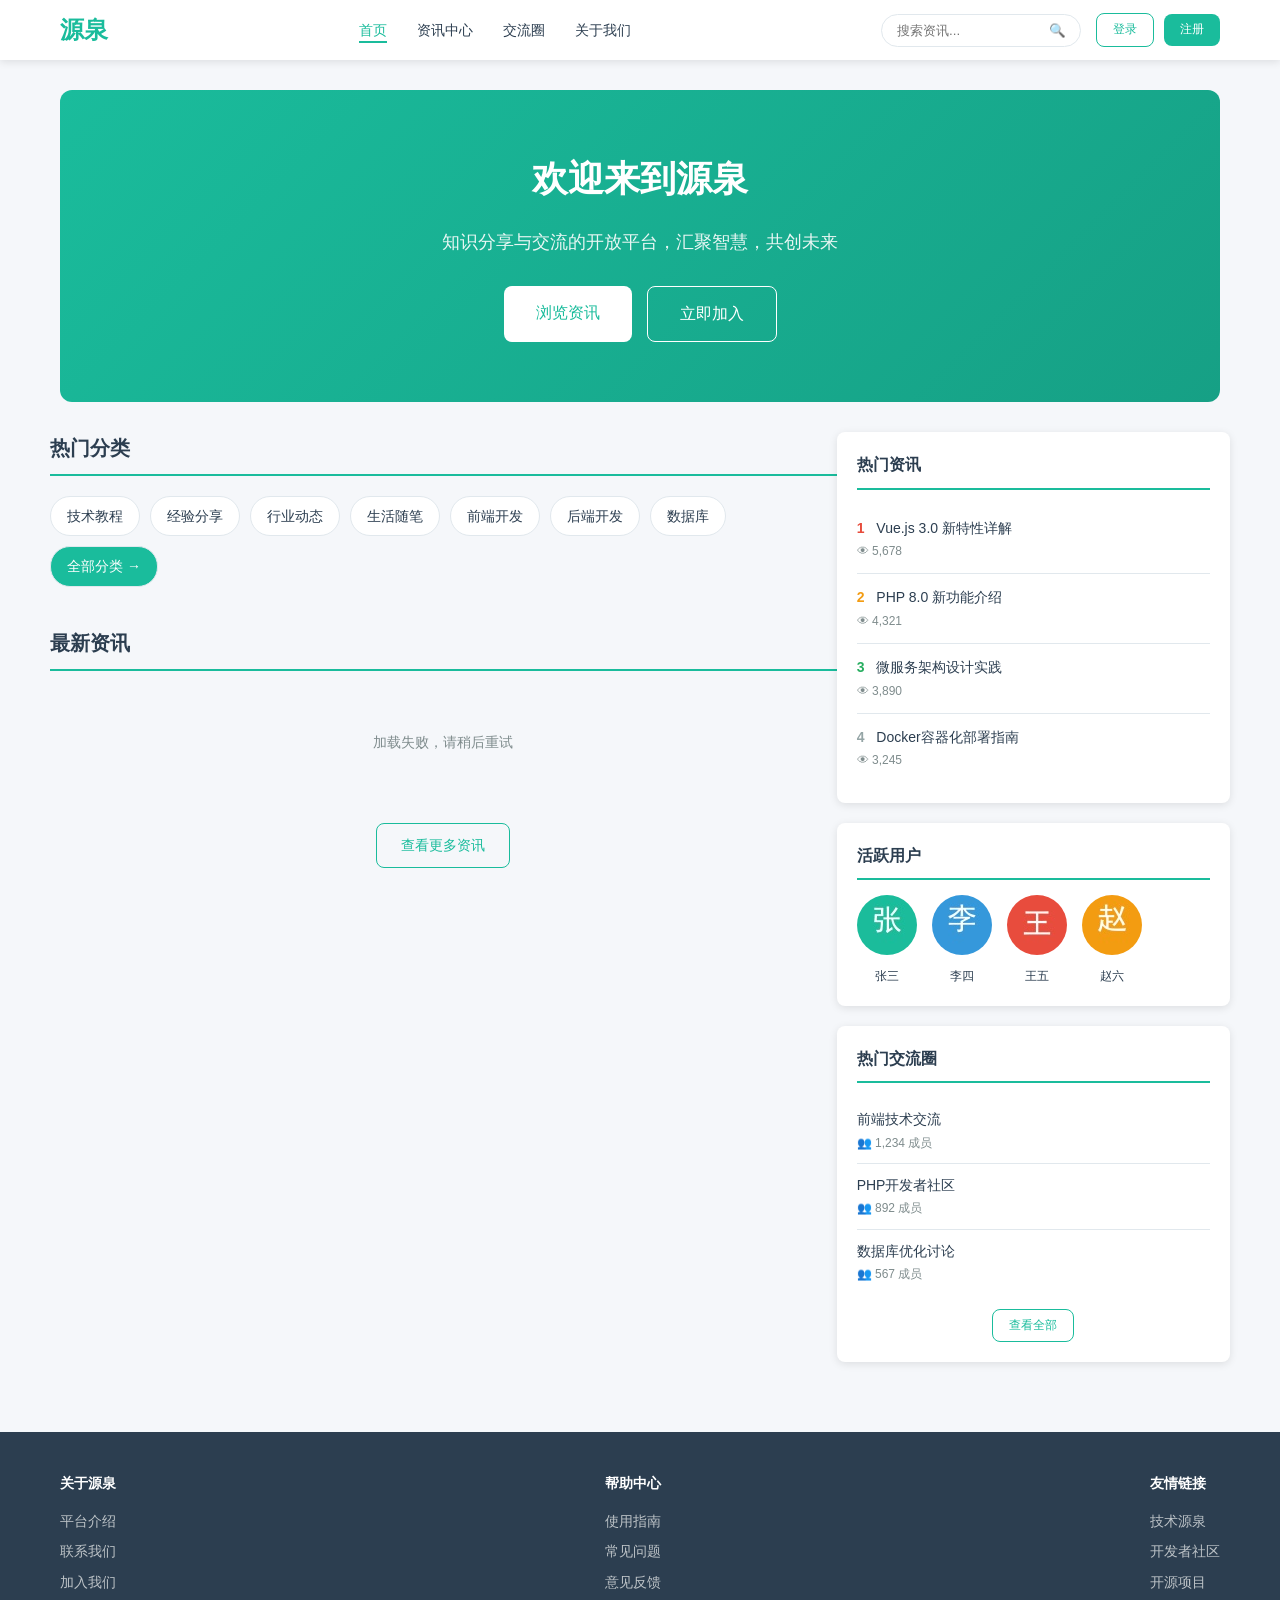
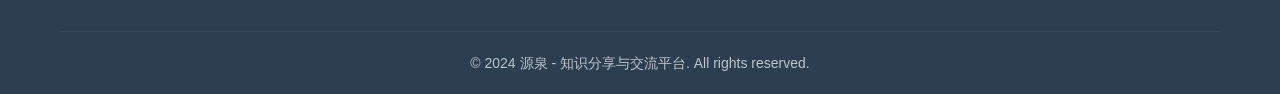
<file: 源泉动态网页设计/index.html>
<!DOCTYPE html>
<html lang="zh-CN">
<head>
    <meta charset="UTF-8">
    <meta name="viewport" content="width=device-width, initial-scale=1.0">
    <title>源泉 - 知识分享与交流平台</title>
    <link rel="stylesheet" href="css/style.css">
</head>
<body>
    <!-- 导航栏 -->
    <nav class="navbar">
        <div class="container">
            <a href="index.html" class="logo">
                <span>源泉</span>
            </a>
            <ul class="nav-menu">
                <li><a href="index.html" class="active">首页</a></li>
                <li><a href="articles.html">资讯中心</a></li>
                <li><a href="circles.html">交流圈</a></li>
                <li><a href="about.html">关于我们</a></li>
            </ul>
            <div class="nav-right">
                <div class="search-box">
                    <input type="text" placeholder="搜索资讯...">
                    <button type="button">🔍</button>
                </div>
                <div class="user-menu">
                    <a href="login.html" class="btn btn-outline btn-sm">登录</a>
                    <a href="register.html" class="btn btn-primary btn-sm">注册</a>
                </div>
            </div>
        </div>
    </nav>

    <!-- 主要内容区 -->
    <main class="main-content">
        <div class="container">
            <!-- 轮播区域 -->
            <section class="hero-section" style="background: linear-gradient(135deg, #1abc9c 0%, #16a085 100%); border-radius: 12px; padding: 60px 40px; margin: 30px 0; color: white; text-align: center;">
                <h1 style="font-size: 36px; margin-bottom: 20px;">欢迎来到源泉</h1>
                <p style="font-size: 18px; margin-bottom: 30px; opacity: 0.9;">知识分享与交流的开放平台，汇聚智慧，共创未来</p>
                <div style="display: flex; gap: 15px; justify-content: center;" id="heroButtons">
                    <a href="articles.html" class="btn btn-lg" style="background: white; color: #1abc9c;">浏览资讯</a>
                    <a href="register.html" class="btn btn-outline btn-lg" style="border-color: white; color: white;" id="joinBtn">立即加入</a>
                </div>
            </section>

            <div class="row">
                <!-- 左侧内容区 -->
                <div class="col-8 col-md-12">
                    <!-- 分类区域 -->
                    <section class="section" style="margin-bottom: 40px;">
                        <h2 style="font-size: 20px; margin-bottom: 20px; padding-bottom: 10px; border-bottom: 2px solid #1abc9c;">热门分类</h2>
                        <div class="category-list">
                            <a href="articles.html?category=1" class="category-tag">技术教程</a>
                            <a href="articles.html?category=2" class="category-tag">经验分享</a>
                            <a href="articles.html?category=3" class="category-tag">行业动态</a>
                            <a href="articles.html?category=4" class="category-tag">生活随笔</a>
                            <a href="articles.html?category=5" class="category-tag">前端开发</a>
                            <a href="articles.html?category=6" class="category-tag">后端开发</a>
                            <a href="articles.html?category=7" class="category-tag">数据库</a>
                            <a href="articles.html" class="category-tag" style="background: #1abc9c; color: white;">全部分类 →</a>
                        </div>
                    </section>

                    <!-- 最新资讯 -->
                    <section class="section" style="margin-bottom: 40px;">
                        <h2 style="font-size: 20px; margin-bottom: 20px; padding-bottom: 10px; border-bottom: 2px solid #1abc9c;">最新资讯</h2>
                        
                        <div id="latestArticles">
                            <div class="loading-text" style="text-align: center; padding: 40px; color: #7f8c8d;">加载中...</div>
                        </div>

                        <div style="text-align: center; margin-top: 30px;">
                            <a href="articles.html" class="btn btn-outline">查看更多资讯</a>
                        </div>
                    </section>
                </div>

                <!-- 右侧边栏 -->
                <div class="col-4 col-md-12">
                    <!-- 热门资讯 -->
                    <div class="sidebar">
                        <h3 class="sidebar-title">热门资讯</h3>
                        <ul style="list-style: none;">
                            <li style="padding: 12px 0; border-bottom: 1px solid #e1e8ed;">
                                <a href="article-detail.html" style="color: #2c3e50; display: block;">
                                    <span style="color: #e74c3c; font-weight: bold; margin-right: 8px;">1</span>
                                    Vue.js 3.0 新特性详解
                                </a>
                                <span style="font-size: 12px; color: #7f8c8d;">👁 5,678</span>
                            </li>
                            <li style="padding: 12px 0; border-bottom: 1px solid #e1e8ed;">
                                <a href="article-detail.html" style="color: #2c3e50; display: block;">
                                    <span style="color: #f39c12; font-weight: bold; margin-right: 8px;">2</span>
                                    PHP 8.0 新功能介绍
                                </a>
                                <span style="font-size: 12px; color: #7f8c8d;">👁 4,321</span>
                            </li>
                            <li style="padding: 12px 0; border-bottom: 1px solid #e1e8ed;">
                                <a href="article-detail.html" style="color: #2c3e50; display: block;">
                                    <span style="color: #27ae60; font-weight: bold; margin-right: 8px;">3</span>
                                    微服务架构设计实践
                                </a>
                                <span style="font-size: 12px; color: #7f8c8d;">👁 3,890</span>
                            </li>
                            <li style="padding: 12px 0;">
                                <a href="article-detail.html" style="color: #2c3e50; display: block;">
                                    <span style="color: #95a5a6; font-weight: bold; margin-right: 8px;">4</span>
                                    Docker容器化部署指南
                                </a>
                                <span style="font-size: 12px; color: #7f8c8d;">👁 3,245</span>
                            </li>
                        </ul>
                    </div>

                    <!-- 活跃用户 -->
                    <div class="sidebar">
                        <h3 class="sidebar-title">活跃用户</h3>
                        <div style="display: flex; flex-wrap: wrap; gap: 15px;">
                            <div style="text-align: center;">
                                <img src="img/avatar-small-1.jpg" alt="用户头像" style="width: 60px; height: 60px; border-radius: 50%; object-fit: cover;">
                                <p style="font-size: 12px; margin-top: 5px;">张三</p>
                            </div>
                            <div style="text-align: center;">
                                <img src="img/avatar-small-2.jpg" alt="用户头像" style="width: 60px; height: 60px; border-radius: 50%; object-fit: cover;">
                                <p style="font-size: 12px; margin-top: 5px;">李四</p>
                            </div>
                            <div style="text-align: center;">
                                <img src="img/avatar-small-3.jpg" alt="用户头像" style="width: 60px; height: 60px; border-radius: 50%; object-fit: cover;">
                                <p style="font-size: 12px; margin-top: 5px;">王五</p>
                            </div>
                            <div style="text-align: center;">
                                <img src="img/avatar-small-4.jpg" alt="用户头像" style="width: 60px; height: 60px; border-radius: 50%; object-fit: cover;">
                                <p style="font-size: 12px; margin-top: 5px;">赵六</p>
                            </div>
                        </div>
                    </div>

                    <!-- 热门交流圈 -->
                    <div class="sidebar">
                        <h3 class="sidebar-title">热门交流圈</h3>
                        <ul style="list-style: none;">
                            <li style="padding: 10px 0; border-bottom: 1px solid #e1e8ed;">
                                <a href="circle-detail.html" style="color: #2c3e50; font-weight: 500;">前端技术交流</a>
                                <p style="font-size: 12px; color: #7f8c8d; margin-top: 3px;">👥 1,234 成员</p>
                            </li>
                            <li style="padding: 10px 0; border-bottom: 1px solid #e1e8ed;">
                                <a href="circle-detail.html" style="color: #2c3e50; font-weight: 500;">PHP开发者社区</a>
                                <p style="font-size: 12px; color: #7f8c8d; margin-top: 3px;">👥 892 成员</p>
                            </li>
                            <li style="padding: 10px 0;">
                                <a href="circle-detail.html" style="color: #2c3e50; font-weight: 500;">数据库优化讨论</a>
                                <p style="font-size: 12px; color: #7f8c8d; margin-top: 3px;">👥 567 成员</p>
                            </li>
                        </ul>
                        <div style="text-align: center; margin-top: 15px;">
                            <a href="circles.html" class="btn btn-outline btn-sm">查看全部</a>
                        </div>
                    </div>
                </div>
            </div>
        </div>
    </main>

    <!-- 页脚 -->
    <footer class="footer">
        <div class="container">
            <div class="footer-content">
                <div class="footer-section">
                    <h4>关于源泉</h4>
                    <a href="about.html">平台介绍</a>
                    <a href="about.html">联系我们</a>
                    <a href="about.html">加入我们</a>
                </div>
                <div class="footer-section">
                    <h4>帮助中心</h4>
                    <a href="help.html">使用指南</a>
                    <a href="help.html">常见问题</a>
                    <a href="help.html">意见反馈</a>
                </div>
                <div class="footer-section">
                    <h4>友情链接</h4>
                    <a href="#">技术源泉</a>
                    <a href="#">开发者社区</a>
                    <a href="#">开源项目</a>
                </div>
            </div>
            <div class="footer-bottom">
                <p>&copy; 2024 源泉 - 知识分享与交流平台. All rights reserved.</p>
            </div>
        </div>
    </footer>

    <!-- 回到顶部按钮 -->
    <button class="back-to-top">↑</button>

    <script src="js/main.js"></script>
    <script src="js/auth.js"></script>
    <script>
        // 检查登录成功提示
        if (sessionStorage.getItem('login_success') === '1') {
            const username = sessionStorage.getItem('username') || '用户';
            showMessage('欢迎回来，' + username + '！登录成功', 'success', 5000);
            sessionStorage.removeItem('login_success');
            sessionStorage.removeItem('username');
        }

        // 加载最新资讯
        async function loadLatestArticles() {
            try {
                const response = await fetch('php/article_api.php?action=latest&limit=5');
                const result = await response.json();
                
                if (result.success && result.data.articles && result.data.articles.length > 0) {
                    renderLatestArticles(result.data.articles);
                } else {
                    document.getElementById('latestArticles').innerHTML = `
                        <div style="text-align: center; padding: 40px; color: #7f8c8d;">
                            <p>暂无最新资讯</p>
                        </div>
                    `;
                }
            } catch (error) {
                console.error('加载最新资讯失败:', error);
                document.getElementById('latestArticles').innerHTML = `
                    <div style="text-align: center; padding: 40px; color: #7f8c8d;">
                        <p>加载失败，请稍后重试</p>
                    </div>
                `;
            }
        }
        
        // 渲染最新资讯
        function renderLatestArticles(articles) {
            const container = document.getElementById('latestArticles');
            
            const html = articles.map(article => `
                <div class="article-card">
                    <img src="${article.cover_image || 'img/article-thumb.jpg'}" alt="${article.title}" class="article-cover">
                    <div class="article-content">
                        <a href="article-detail.html?id=${article.article_id}" class="article-title">${escapeHtml(article.title)}</a>
                        <p class="article-summary">${article.summary ? escapeHtml(article.summary) : '暂无摘要'}</p>
                        <div class="article-meta">
                            <span class="category">${article.category_name || '未分类'}</span>
                            <span>👤 <a href="author.html?id=${article.author_id}" style="color: inherit; text-decoration: none;">${article.author_name || '匿名'}</a></span>
                            <span>📅 ${article.created_at}</span>
                            <span>👁 ${article.view_count}</span>
                            <span>💬 ${article.comment_count}</span>
                        </div>
                    </div>
                </div>
            `).join('');
            
            container.innerHTML = html;
        }
        
        // HTML转义
        function escapeHtml(text) {
            if (!text) return '';
            const div = document.createElement('div');
            div.textContent = text;
            return div.innerHTML;
        }

        // 检查本地登录状态并显示欢迎消息
        document.addEventListener('DOMContentLoaded', function() {
            // 加载最新资讯
            loadLatestArticles();

            // 根据登录状态显示/隐藏"立即加入"按钮
            const joinBtn = document.getElementById('joinBtn');
            if (joinBtn) {
                if (Auth.isLoggedIn()) {
                    joinBtn.style.display = 'none';
                } else {
                    joinBtn.style.display = 'inline-block';
                }
            }

            if (Auth.isLoggedIn()) {
                const nickname = Auth.getNickname();
                // 如果URL中有登录参数，显示欢迎消息
                const urlParams = new URLSearchParams(window.location.search);
                if (urlParams.get('from') === 'login') {
                    showMessage('欢迎回来，' + nickname + '！', 'success', 3000);
                    // 清除URL参数
                    window.history.replaceState({}, document.title, window.location.pathname);
                }
            }
        });
    </script>
</body>
</html>
</file>
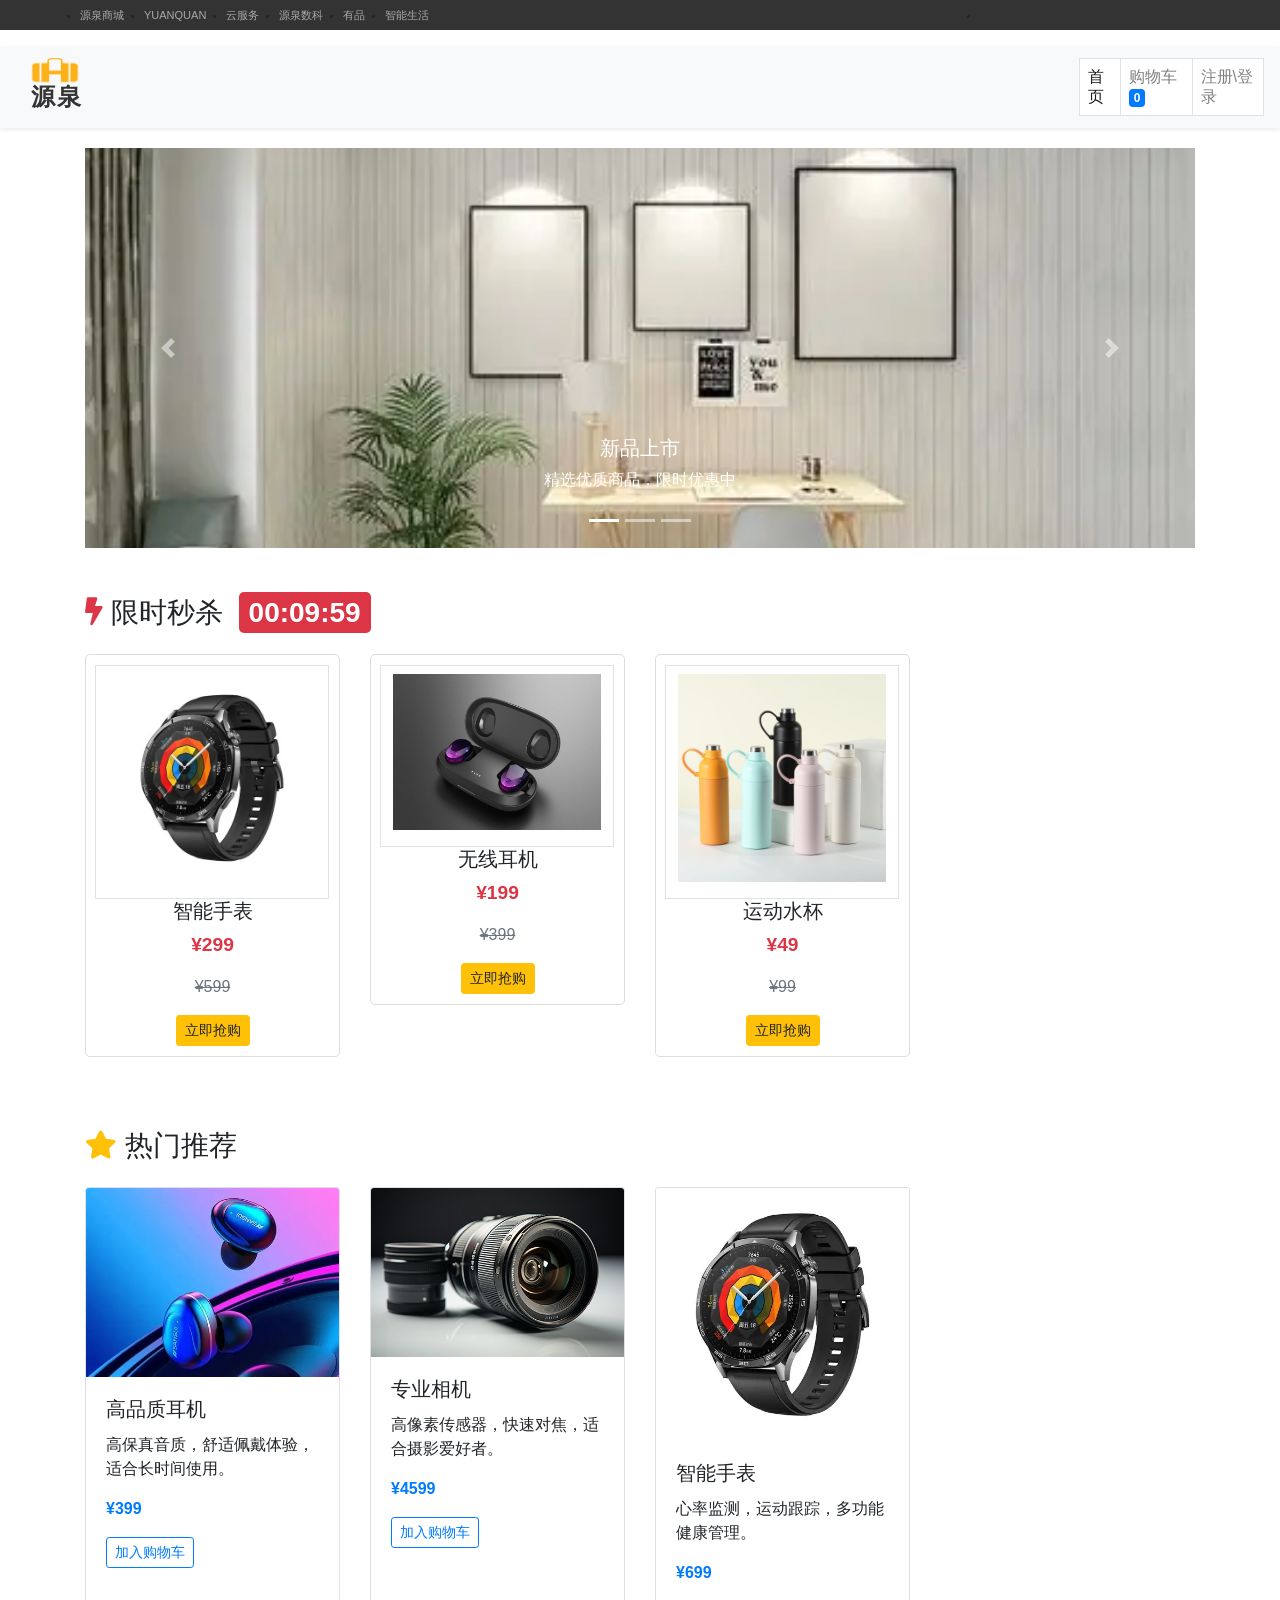
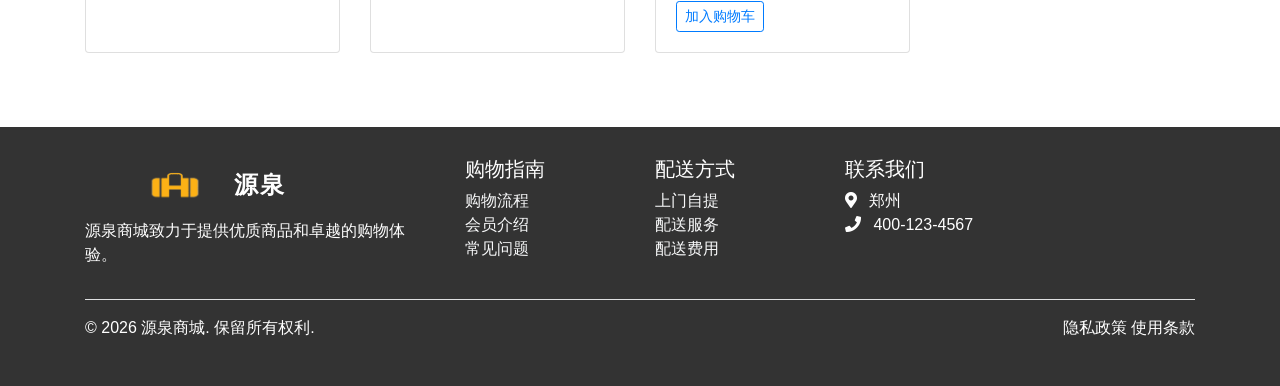
<file: 源泉购物静态网页/index.html>
<!DOCTYPE html>
<html lang="zh-CN">
	<head>
		<meta charset="UTF-8">
		<meta name="viewport" content="width=device-width, initial-scale=1.0">
		<title>源泉商城</title>
		<link rel="stylesheet" href="css/style.css" />
		<link rel="stylesheet" href="css/bootstrap.min.css" />
		<script src="js/jquery-3.4.1.js" type="text/javascript" charset="utf-8"></script>
		<script src="js/bootstrap.bundle.js" type="text/javascript" charset="utf-8"></script>
		<!-- Font Awesome图标 -->
		<link rel="stylesheet" href="https://cdnjs.cloudflare.com/ajax/libs/font-awesome/5.15.3/css/all.min.css">
		<link rel="stylesheet" href="css/stt.css" />
		<script src="js/stt.js" type="text/javascript" charset="utf-8"></script>
	</head>
	<body>
		<!-- 导航栏 -->
		<header>
			<div class="headerCon">
				<ul class="left">
					<li><a href="#">源泉商城</a></li>
					<li><a href="#">YUANQUAN</a></li>
					<li><a href="#">云服务</a></li>
					<li><a href="#">源泉数科</a></li>
					<li><a href="#">有品</a></li>
					<li><a href="#">智能生活</a></li>
				</ul>
				<ul class="right">
					<li></li>
				</ul>
			</div>
		</header>
		<!--定义页面中提供导航链接的区域-->
		<nav class="navbar navbar-expand-lg navbar-light bg-light sticky-top shadow-sm">
			<div class="container">
				<!-- Logo -->
				<a class="navbar-brand" href="#">
					<div class="logo-container">
						<img src="img/bb.png" class="imggg">
						<!-- <div class="logo-handle"></div> -->
					</div>
					<div class="logo-text">源泉</div>
			</div>
			</a>
			<!-- 导航菜单 -->
			<div class="collapse navbar-collapse" id="navbarNav">
				<ul class="navbar-nav ml-auto">
					<li class="nav-item">
						<a class="nav-link page-link active" href="#home">首页</a>
					</li>
					
					<li class="nav-item">
						<a class="nav-link page-link" href="#cart">购物车 <span id="cart-count"
								class="badge badge-primary">0</span></a>
					</li>
					<li class="nav-item">
						<a class="nav-link page-link" href="#login">注册\登录</a>
					</li>
				</ul>
			</div>
			</div>
		</nav>
		<!-- 首页 -->
		<section id="home" class="page-section active">
			<div class="container">
				<!-- 轮播图 -->
				<div id="homeCarousel" class="carousel slide mb-5" data-ride="carousel">
					<ol class="carousel-indicators">
						<li data-target="#homeCarousel" data-slide-to="0" class="active"></li>
						<li data-target="#homeCarousel" data-slide-to="1"></li>
						<li data-target="#homeCarousel" data-slide-to="2"></li>
					</ol>
					<div class="carousel-inner">
						<div class="carousel-item active">
							<img src="img/OIP-C.webp"
								class="d-block w-100" alt="促销活动1">
							<div class="carousel-caption d-none d-md-block">
								<h5>新品上市</h5>
								<p>精选优质商品，限时优惠中</p>
							</div>
						</div>
						<div class="carousel-item">
							<img src="img/0288.jpg_wh860.jpg"
								class="d-block w-100" alt="促销活动2">
							<div class="carousel-caption d-none d-md-block">
								<h5>限时秒杀</h5>
								<p>每日10点，超值秒杀</p>
							</div>
						</div>
						<div class="carousel-item">
							<img src="img/OIP-555.webp"
								class="d-block w-100" alt="促销活动3">
							<div class="carousel-caption d-none d-md-block">
								<h5>会员专享</h5>
								<p>注册会员享受专属优惠</p>
							</div>
						</div>
					</div>
					<a class="carousel-control-prev" href="#homeCarousel" role="button" data-slide="prev">
						<span class="carousel-control-prev-icon"></span>
					</a>
					<a class="carousel-control-next" href="#homeCarousel" role="button" data-slide="next">
						<span class="carousel-control-next-icon"></span>
					</a>
				</div>
				<!-- 限时秒杀 -->
				<div class="row mb-5">
					<div class="col-12">
						<h3 class="mb-4">
							<i class="fas fa-bolt text-danger"></i> 限时秒杀
							<span class="countdown ml-2" id="countdown-timer">00:10:00</span>
						</h3>
					</div>
				
					<div class="col-md-3 col-sm-6 mb-4">
						<div class="seckill-item">
							<a class="nav-link page-link" href="#detail"><img src="img/OIP-C (2).webp"
							class="img-fluid mb-2" alt="商品1"></a>
							<h5>智能手表</h5>
							<p class="seckill-price">¥299</p>
							<p class="text-muted"><del>¥599</del></p>
							<button class="btn btn-warning btn-sm btn-seckill" data-id="1">立即抢购</button>
						</div>
					</div>
					
					
					<div class="col-md-3 col-sm-6 mb-4">
						<div class="seckill-item">
							<a class="nav-link page-link" href="#detai"><img src="img/R-C.jpg"
								class="img-fluid mb-2" alt="商品2"></a>
							<h5>无线耳机</h5>
							<p class="seckill-price">¥199</p>
							<p class="text-muted"><del>¥399</del></p>
							<button class="btn btn-warning btn-sm btn-seckill" data-id="2">立即抢购</button>
						</div>
					</div>
					<div class="col-md-3 col-sm-6 mb-4">
						<div class="seckill-item">
							<a class="nav-link page-link" href="#deta"><img src="img/O1CN0188XOZ32ETGQHcC1tw_!!3982158745-0-cib.jpg"
								class="img-fluid mb-2" alt="商品3"></a>
							<h5>运动水杯</h5>
							<p class="seckill-price">¥49</p>
							<p class="text-muted"><del>¥99</del></p>
							<button class="btn btn-warning btn-sm btn-seckill" data-id="3">立即抢购</button>
						</div>
					</div>
					
					
				</div>
				<!-- 商品推荐 -->
				<div class="row">
					<div class="col-12">
						<h3 class="mb-4"><i class="fas fa-star text-warning"></i> 热门推荐</h3>
					</div>
					<div class="col-lg-3 col-md-4 col-sm-6 mb-4">
						<div class="card h-100">
							<img src="img/OIP-C (3).webp"
								class="card-img-top" alt="推荐商品1">
							<div class="card-body">
								<h5 class="card-title">高品质耳机</h5>
								<p class="card-text">高保真音质，舒适佩戴体验，适合长时间使用。</p>
								<p class="text-primary font-weight-bold">¥399</p>
								<button class="btn btn-outline-primary btn-sm btn-add-to-cart"
									data-id="5">加入购物车</button>
							</div>
						</div>
					</div>
					<div class="col-lg-3 col-md-4 col-sm-6 mb-4">
						<div class="card h-100">
							<img src="img/90.jpg"
								class="card-img-top" alt="推荐商品2">
							<div class="card-body">
								<h5 class="card-title">专业相机</h5>
								<p class="card-text">高像素传感器，快速对焦，适合摄影爱好者。</p>
								<p class="text-primary font-weight-bold">¥4599</p>
								<button class="btn btn-outline-primary btn-sm btn-add-to-cart"
									data-id="6">加入购物车</button>
							</div>
						</div>
					</div>
					<div class="col-lg-3 col-md-4 col-sm-6 mb-4">
						<div class="card h-100">
							<img src="img/OIP-C (2).webp"
								class="card-img-top" alt="推荐商品4">
							<div class="card-body">
								<h5 class="card-title">智能手表</h5>
								<p class="card-text">心率监测，运动跟踪，多功能健康管理。</p>
								<p class="text-primary font-weight-bold">¥699</p>
								<button class="btn btn-outline-primary btn-sm btn-add-to-cart"
									data-id="8">加入购物车</button>
							</div>
						</div>
					</div>
				</div>
			</div>
		</section>
		
		
		
		<!-- 商品详情页 -->
		<section id="detail" class="page-section">
			<div class="container">
				<div class="row">
					<div class="col-12">
						<h2 class="mb-4">商品详情</h2>
					</div>
				</div>
				<div class="row">
					<!-- 商品图片区，带放大镜效果 -->
					<div class="col-md-6 mb-4">
						<div class="product-image-container" id="product-image-container">
							<img src="img/OIP-C (2).webp"
								class="product-image" id="product-image" alt="商品大图">
							<div class="zoom-lens" id="zoom-lens"></div>
							<div class="zoom-result" id="zoom-result">
								<img src="img/OIP-C (2).webp"
									id="zoom-result-image" alt="放大图">
							</div>
						</div>
						<!-- 缩略图 -->
						<div class="row mt-3">
							<div class="col-3">
								<img src="img/OIP-C (2).webp"
									class="img-thumbnail img-thumbnail-active"
									data-large="img/OIP-C (2).webp"
									data-zoom="img/OIP-C (2).webp"
									alt="缩略图1">
							</div>
							<div class="col-3">
								<img src="img/4226.jpg_wh300.jpg"
									class="img-thumbnail"
									data-large="img/4226.jpg_wh300.jpg"
									data-zoom="img/4226.jpg_wh300.jpg"
									alt="缩略图2">
							</div>
							<div class="col-3">
								<img src="img/12523.webp"
									class="img-thumbnail"
									data-large="img/12523.webp"
									data-zoom="img/12523.webp"
									alt="缩略图3">
							</div>
							<div class="col-3">
								<img src="img/OIP-C (4).webp"
									class="img-thumbnail"
									data-large="img/OIP-C (4).webp"
									data-zoom="img/OIP-C (4).webp"
									alt="缩略图4">
							</div>
						</div>
					</div>
					<!-- 商品信息区 -->
					<div class="col-md-6 mb-4">
						<h3>智能手表</h3>
						<p class="text-muted">型号: DSL-2023Pro</p>

						<div class="mb-3">
							<span class="h4 text-danger">¥299</span>
							<del class="text-muted ml-2">¥599</del>
							<span class="badge badge-danger ml-2">限时折扣</span>
						</div>

						<div class="mb-3">
							<h5>产品特点：</h5>
							<ul>
								<li>2400万像素全画幅传感器</li>
								<li>4K超高清</li>
								<li>5轴机身防抖系统</li>
								<li>高帧率</li>
								<li>清晰无延迟</li>
								<li>Wi-Fi/蓝牙无线连接</li>
							</ul>
						</div>

						<div class="mb-3">
							<label for="quantity">数量：</label>
							<div class="input-group w-50">
								<div class="input-group-prepend">
									<button class="btn btn-outline-secondary" type="button" id="decrease-qty">-</button>
								</div>
								<input type="number" class="form-control text-center" id="quantity" value="1" min="1"
									max="10">
								<div class="input-group-append">
									<button class="btn btn-outline-secondary" type="button" id="increase-qty">+</button>
								</div>
							</div>
						</div>
						<div class="mb-4">
							<button class="btn btn-primary btn-lg mr-2" id="add-to-cart-detail">
								<i class="fas fa-shopping-cart"></i> 加入购物车
							</button>
							<button class="btn btn-danger btn-lg" id="buy-now">
								<i class="fas fa-bolt"></i> 立即购买
							</button>
						</div>
						<!-- 商品详情标签页 -->
						<div>
							<ul class="nav nav-tabs" id="productTab" role="tablist">
								
								<li class="nav-item">
									<a class="nav-link" id="specs-tab" data-toggle="tab" href="#specs">规格参数</a>
								</li>
							</ul>
							<div class="tab-content p-3 border border-top-0" id="productTabContent">
								<div class="tab-pane fade show active" id="description">
									<p>搭载双频五星定位系统，兼容北斗、GPS等多卫星导航，定位误差小于1米，支持跑步、骑行、游泳、
									滑雪等20余种专业运动模式，可精准记录配速、距离、卡路里消耗、海拔变化等数据，生成个性化运动分析报告。
									具备10ATM防水等级，支持150米潜水级防水，水下也能记录运动数据；户外徒步模式可实现轨迹返航、气压预警，提前规避恶
									劣天气风险，军规级防护材质能适应-30℃至70℃极
									端环境，无论是健身小白还是户外达人都能精准适配。</p>
									
								</div>
								<div class="tab-pane fade" id="specs">
									<table class="table table-sm">
										<tr>
											<td>传感器类型</td>
											<td>全画幅CMOS</td>
										</tr>
										<tr>
											<td>有效像素</td>
											<td>2400万</td>
										</tr>
										<tr>
											<td>ISO范围</td>
											<td>100-1200</td>
										</tr>
										<tr>
											<td>快门速度</td>
											<td>30-1/8000秒</td>
										</tr>
										<tr>
											<td>帧数</td>
											<td>100帧/秒</td>
										</tr>
										<tr>
											<td>视频分辨率</td>
											<td>4K/30p</td>
										</tr>
									</table>
								</div>
							</div>
						</div>
					</div>
				</div>
			</div>
		</section>
		
		
		
		
		<!-- 商品详情页2 -->
		<section id="detai" class="page-section">
			<div class="container">
				<div class="row">
					<div class="col-12">
						<h2 class="mb-4">商品详情</h2>
					</div>
				</div>
				<div class="row">
					<!-- 商品图片区，带放大镜效果 -->
					<div class="col-md-6 mb-4">
						<div class="product-image-container" id="product-image-container">
							<img src="img/R-C.jpg"
								class="product-image" id="product-image" alt="商品大图">
							<div class="zoom-lens" id="zoom-lens"></div>
							<div class="zoom-result" id="zoom-result">
								<img src="img/R-C.jpg"
									id="zoom-result-image" alt="放大图">
							</div>
						</div>
						<!-- 缩略图 -->
						<div class="row mt-3">
							<div class="col-3">
								<img src="img/R-C.jpg"
									class="img-thumbnail img-thumbnail-active"
									data-large="img/R-C.jpg"
									data-zoom="img/R-C.jpg"
									alt="缩略图1">
							</div>
							<div class="col-3">
								<img src="img/OIP-C22.webp"
									class="img-thumbnail"
									data-large="img/OIP-C22.webp"
									data-zoom="img/OIP-C22.webp"
									alt="缩略图2">
							</div>
							<div class="col-3">
								<img src="img/OIP-C (5).webp"
									class="img-thumbnail"
									data-large="img/OIP-C (5).webp"
									data-zoom="img/OIP-C (5).webp"
									alt="缩略图3">
							</div>
							<div class="col-3">
								<img src="img/5ed9e3d18d6747156.jpg_e1080.webp"
									class="img-thumbnail"
									data-large="img/5ed9e3d18d6747156.jpg_e1080.webp"
									data-zoom="img/5ed9e3d18d6747156.jpg_e1080.webp"
									alt="缩略图4">
							</div>
						</div>
					</div>
					<!-- 商品信息区 -->
					<div class="col-md-6 mb-4">
						<h3>无线耳机</h3>
						<p class="text-muted">型号: D-2024Pro</p>
		
						<div class="mb-3">
							<span class="h4 text-danger">¥199</span>
							<del class="text-muted ml-2">¥399</del>
							<span class="badge badge-danger ml-2">限时折扣</span>
						</div>
		
						<div class="mb-3">
							<h5>产品特点：</h5>
							<ul>
								<li>语音传感器</li>
								<li>声感清晰</li>
								<li>延迟无感</li>
								<li>快速匹配</li>
								<li>3D清晰环绕音</li>
								<li>蓝牙无线连接</li>
							</ul>
						</div>
		
						<div class="mb-3">
							<label for="quantity">数量：</label>
							<div class="input-group w-50">
								<div class="input-group-prepend">
									<button class="btn btn-outline-secondary" type="button" id="decrease-qty">-</button>
								</div>
								<input type="number" class="form-control text-center" id="quantity" value="1" min="1"
									max="10">
								<div class="input-group-append">
									<button class="btn btn-outline-secondary" type="button" id="increase-qty">+</button>
								</div>
							</div>
						</div>
						<div class="mb-4">
							<button class="btn btn-primary btn-lg mr-2" id="add-to-cart-detail">
								<i class="fas fa-shopping-cart"></i> 加入购物车
							</button>
							<button class="btn btn-danger btn-lg" id="buy-now">
								<i class="fas fa-bolt"></i> 立即购买
							</button>
						</div>
						<!-- 商品详情标签页 -->
						<div>
							<ul class="nav nav-tabs" id="productTab" role="tablist">
								
								<li class="nav-item">
									<a class="nav-link" id="specs-tab" data-toggle="tab" href="#specs">规格参数</a>
								</li>
							</ul>
							<div class="tab-content p-3 border border-top-0" id="productTabContent">
								<div class="tab-pane fade show active" id="description">
									<p>- 蓝牙版本：V5.3（兼容V5.2/V5.1/V5.0/V4.2等向下兼容版
									- 连接范围：无遮挡环境下≤10米
									- 支持协议：A2DP、AVRCP、HFP、HSP，支持高清通话协议（HD Voice）
									- 连接方式：自动配对，支持单双耳模式自由切换，可同时连接2台设备
									- latency：游戏模式下≤38ms，影音模式下≤60ms</p>
									<p>【沉浸式无线聆听，解锁影音与通勤新体验】这款无线耳机集高清音质、长效续航、便捷交互、舒适佩戴于一体，无论是日常通勤、运动健身，还是办公学习、影音娱乐，都能为你带来无束缚的听觉享受，让音乐与便捷时刻相伴。</P>
								</div>
								<div class="tab-pane fade" id="specs">
									<table class="table table-sm">
										<tr>
											<td>传感器类型</td>
											<td>清晰声音</td>
										</tr>
										<tr>
											<td>高清对话</td>
											<td>无敌耳机</td>
										</tr>
										<tr>
											<td>科技创新</td>
											<td>100-500</td>
										</tr>
										<tr>
											<td>快门速度</td>
											<td>30-1/8000秒</td>
										</tr>
										<tr>
											<td>延迟</td>
											<td>0.004秒</td>
										</tr>
										<tr>
											<td>清晰环绕</td>
											<td>4K</td>
										</tr>
									</table>
								</div>
							</div>
						</div>
					</div>
				</div>
			</div>
		</section>
		
		
		
		
		<!--3-->
		<section id="deta" class="page-section">
			<div class="container">
				<div class="row">
					<div class="col-12">
						<h2 class="mb-4">商品详情</h2>
					</div>
				</div>
				<div class="row">
					<!-- 商品图片区，带放大镜效果 -->
					<div class="col-md-6 mb-4">
						<div class="product-image-container" id="product-image-container">
							<img src="img/O1CN0188XOZ32ETGQHcC1tw_!!3982158745-0-cib.jpg"
								class="product-image" id="product-image" alt="商品大图">
							<div class="zoom-lens" id="zoom-lens"></div>
							<div class="zoom-result" id="zoom-result">
								<img src="img/O1CN0188XOZ32ETGQHcC1tw_!!3982158745-0-cib.jpg"
									id="zoom-result-image" alt="放大图">
							</div>
						</div>
						<!-- 缩略图 -->
						<div class="row mt-3">
							<div class="col-3">
								<img src="img/86786.webp"
									class="img-thumbnail img-thumbnail-active"
									data-large="img/86786.webp"
									data-zoom="img/86786.webp"
									alt="缩略图1">
							</div>
							<div class="col-3">
								<img src="img/OIP-C (6).webp"
									class="img-thumbnail"
									data-large="img/OIP-C (6).webp"
									data-zoom="img/OIP-C (6).webp"
									alt="缩略图2">
							</div>
							<div class="col-3">
								<img src="img/OIP-C (7).webp"
									class="img-thumbnail"
									data-large="img/OIP-C (7).webp"
									data-zoom="img/OIP-C (7).webp"
									alt="缩略图3">
							</div>
							<div class="col-3">
								<img src="img/OIP-C (8).webp"
									class="img-thumbnail"
									data-large="img/OIP-C (8).webp"
									data-zoom="img/OIP-C (8).webp"
									alt="缩略图4">
							</div>
						</div>
					</div>
					<!-- 商品信息区 -->
					<div class="col-md-6 mb-4">
						<h3>运动水杯</h3>
						<p class="text-muted">型号: DS-2025Pro</p>
		
						<div class="mb-3">
							<span class="h4 text-danger">¥59</span>
							<del class="text-muted ml-2">¥89</del>
							<span class="badge badge-danger ml-2">限时折扣</span>
						</div>
		
						<div class="mb-3">
							<h5>产品特点：</h5>
							<ul>
								<li>容量大</li>
								<li>方便</li>
								<li>手提式</li>
								<li>质量高</li>
								<li>绿色</li>
								<li>无污染</li>
							</ul>
						</div>
		
						<div class="mb-3">
							<label for="quantity">数量：</label>
							<div class="input-group w-50">
								<div class="input-group-prepend">
									<button class="btn btn-outline-secondary" type="button" id="decrease-qty">-</button>
								</div>
								<input type="number" class="form-control text-center" id="quantity" value="1" min="1"
									max="10">
								<div class="input-group-append">
									<button class="btn btn-outline-secondary" type="button" id="increase-qty">+</button>
								</div>
							</div>
						</div>
						<div class="mb-4">
							<button class="btn btn-primary btn-lg mr-2" id="add-to-cart-detail">
								<i class="fas fa-shopping-cart"></i> 加入购物车
							</button>
							<button class="btn btn-danger btn-lg" id="buy-now">
								<i class="fas fa-bolt"></i> 立即购买
							</button>
						</div>
						<!-- 商品详情标签页 -->
						<div>
							<ul class="nav nav-tabs" id="productTab" role="tablist">
								
								<li class="nav-item">
									<a class="nav-link" id="specs-tab" data-toggle="tab" href="#specs">规格参数</a>
								</li>
							</ul>
							<div class="tab-content p-3 border border-top-0" id="productTabContent">
								<div class="tab-pane fade show active" id="description">
									<p>【轻量随行】316 不锈钢运动水杯 大容量防漏便携户外水壶
										无论是挥洒汗水的健身房、酣畅淋漓的晨跑夜跑，还是说走就走的登山徒步、骑行露营，这款运动水杯都是你贴身的补水搭档，满足运动场景下的所有饮水需求！
										核心材质 安全耐造
										杯身采用食品级 316 医用不锈钢打造，耐腐蚀、抗氧化能力远超普通 304 不锈钢，装碳酸饮料、酸性果汁也毫无压力，拒绝重金属析出，入口每一口水都安心放心。内外双层真空结构，不仅能实现12 小时长效保温 / 
										保冷—— 冬天喝热水暖身，夏天灌冰水解暑；还能有效防烫，杯身外壁不烫手，同时杜绝冷凝水残留，放进背包不渗水、不弄湿衣物。</p>
									</div>
								<div class="tab-pane fade" id="specs">
									<table class="table table-sm">
										<tr>
											<td>质量</td>
											<td>容量大</td>
										</tr>
										<tr>
											<td>安全</td>
											<td>绿色</td>
										</tr>
										<tr>
											<td>无污染</td>
											<td>外观好看</td>
										</tr>
										<tr>
											<td>保温质量</td>
											<td>2天</td>
										</tr>
										<tr>
											<td>方便</td>
											<td>便利</td>
										</tr>
										<tr>
											<td>手提式</td>
											<td>合理</td>
										</tr>
									</table>
								</div>
							</div>
						</div>
					</div>
				</div>
			</div>
		</section>
		
		
		
		
		
		<!-- 购物车页面 -->
		<section id="cart" class="page-section">
			<div class="container">
				<h2 class="mb-4">购物车</h2>
				<div class="row">
					<!-- 购物车商品列表 -->
					<div class="col-lg-8">
						<div class="card mb-4">
							<div class="card-header">
								<h5 class="mb-0">购物车商品 (<span id="cart-items-count">0</span> 件)</h5>
							</div>
							<div class="card-body" id="cart-items-container">
								<!-- 购物车商品将通过JS动态生成 -->
								<div class="text-center py-5" id="empty-cart-message">
									<i class="fas fa-shopping-cart fa-3x text-muted mb-3"></i>
									<h5>购物车是空的</h5>
									<p class="text-muted">快去添加一些商品吧</p>
									<a href="#home" class="btn btn-primary page-link">去首页逛逛</a>
								</div>
							</div>
						</div>
					</div>
					
					
					
					
					
					
					
					
					
					<!-- 购物车结算 -->
					<div class="col-lg-4">
						<div class="card cart-total">
							<div class="card-header">
								<h5 class="mb-0">订单摘要</h5>
							</div>
							<div class="card-body">
								<div class="d-flex justify-content-between mb-2">
									<span>商品总价</span>
									<span>¥<span id="subtotal">0.00</span></span>
								</div>
								<div class="d-flex justify-content-between mb-2">
									<span>运费</span>
									<span>¥<span id="shipping">0.00</span></span>
								</div>
								<hr>
								<div class="d-flex justify-content-between mb-3">
									<h5>总计</h5>
									<h5 class="text-danger">¥<span id="total">0.00</span></h5>
								</div>
								<button class="btn btn-danger btn-lg btn-block mb-3" id="checkout-btn" disabled>
									<i class="fas fa-shopping-bag"></i> 去结算
								</button>
							</div>
						</div>
					</div>
				</div>
			</div>
		</section>		
		<!-- 登录/注册页面 -->
		<section id="login" class="page-section">
			<div class="container">
				<div class="row justify-content-center">
					<div class="col-md-8">
						<div class="text-center mb-5">
							<h2>欢迎来到源泉商城</h2>
							<p class="text-muted">请登录或注册新账户</p>
						</div>

						<!-- 登录/注册标签页 -->
						<ul class="nav nav-tabs nav-justified mb-4" id="authTab" role="tablist">
							<li class="nav-item">
								<a class="nav-link active" id="login-tab" data-toggle="tab" href="#login-form">登录</a>
							</li>
							<li class="nav-item">
								<a class="nav-link" id="register-tab" data-toggle="tab" href="#register-form">注册</a>
							</li>
						</ul>

						<div class="tab-content" id="authTabContent">
							<!-- 登录表单 -->
							<div class="tab-pane fade show active" id="login-form">
								<div class="form-container">
									<h4 class="text-center mb-4">用户登录</h4>
									<form id="loginForm">
										<div class="form-group">
											<label for="login-email">邮箱地址</label>
											<input type="email" class="form-control" id="login-email" required>
											<div class="invalid-feedback">请输入有效的邮箱地址</div>
										</div>

										<div class="form-group">
											<label for="login-password">密码</label>
											<input type="password" class="form-control" id="login-password" required>
											<div class="invalid-feedback">请输入密码</div>
										</div>

										<div class="form-group form-check">
											<input type="checkbox" class="form-check-input" id="remember-me">
											<label class="form-check-label" for="remember-me">记住我</label>
											<a href="#" class="float-right">忘记密码?</a>
										</div>

										<button type="submit" class="btn btn-primary btn-block">登录</button>
										<div class="text-center mt-3">
											<p>还没有账户? <a href="#" class="switch-to-register">立即注册</a></p>
										</div>
									</form>
								</div>
							</div>

							<!-- 注册表单 -->
							<div class="tab-pane fade" id="register-form">
								<div class="form-container">
									<h4 class="text-center mb-4">用户注册</h4>
									<form id="registerForm">
										<div class="form-row">
											<div class="form-group col-md-6">
												<label for="register-firstname">名字</label>
												<input type="text" class="form-control" id="register-firstname"
													required>
												<div class="invalid-feedback">请输入您的名字</div>
											</div>
											

										<div class="form-group">
											<label for="register-email">邮箱地址</label>
											<input type="email" class="form-control" id="register-email" required>
											<div class="invalid-feedback">请输入有效的邮箱地址</div>
										</div>

										<div class="form-group">
											<label for="register-password">密码</label>
											<input type="password" class="form-control" id="register-password" required>
											<div class="invalid-feedback">密码至少需要6个字符</div>
										</div>

										<div class="form-group">
											<label for="register-confirm-password">确认密码</label>
											<input type="password" class="form-control" id="register-confirm-password"
												required>
											<div class="invalid-feedback">两次输入的密码不一致</div>
										</div>

										<div class="form-group">
											<label for="register-phone">手机号码</label>
											<input type="tel" class="form-control" id="register-phone">
										</div>

										<div class="form-group form-check">
											<input type="checkbox" class="form-check-input" id="agree-terms" required>
											<label class="form-check-label" for="agree-terms">
												我同意 <a href="#" data-toggle="modal" data-target="#termsModal">服务条款</a>
											</label>
											<div class="invalid-feedback">您必须同意服务条款才能注册</div>
										</div>

										<button type="submit" class="btn btn-primary btn-block">注册</button>

										<div class="text-center mt-3">
											<p>已有账户? <a href="#" class="switch-to-login">立即登录</a></p>
										</div>
									</form>
								</div>
							</div>
						</div>
					</div>
				</div>
			</div>
		</section>
		<!-- 页脚 -->
		<footer class="footer">
			<div class="container">
				<div class="row">
					<div class="col-md-4 mb-4 mb-md-0">
						<div class="logo-container">
							<img src="img/bb.png" class="imgg">
							<div class="logo-text" style="color: white;">源泉</div>
						</div>
						<p class="mt-3">源泉商城致力于提供优质商品和卓越的购物体验。</p>
					</div>
					<div class="col-md-2 col-6 mb-4 mb-md-0">
						<h5>购物指南</h5>
						<ul class="list-unstyled">
							<li><a href="#" class="text-light">购物流程</a></li>
							<li><a href="#" class="text-light">会员介绍</a></li>
							<li><a href="#" class="text-light">常见问题</a></li>
						</ul>
					</div>
					<div class="col-md-2 col-6 mb-4 mb-md-0">
						<h5>配送方式</h5>
						<ul class="list-unstyled">
							<li><a href="#" class="text-light">上门自提</a></li>
							<li><a href="#" class="text-light">配送服务</a></li>
							<li><a href="#" class="text-light">配送费用</a></li>
						</ul>
					</div>
					<div class="col-md-4">
						<h5>联系我们</h5>
						<ul class="list-unstyled">
							<li><i class="fas fa-map-marker-alt mr-2"></i> 郑州</li>
							<li><i class="fas fa-phone mr-2"></i> 400-123-4567</li>
						</ul>
					</div>
				</div>
				<hr class="bg-light">
				<div class="row">
					<div class="col-md-6">
						<p>&copy; 2026 源泉商城. 保留所有权利.</p>
					</div>
					<div class="col-md-6 text-md-right">
						隐私政策
						使用条款
					</div>
				</div>
			</div>
		</footer>

	</body>
</html>
</file>
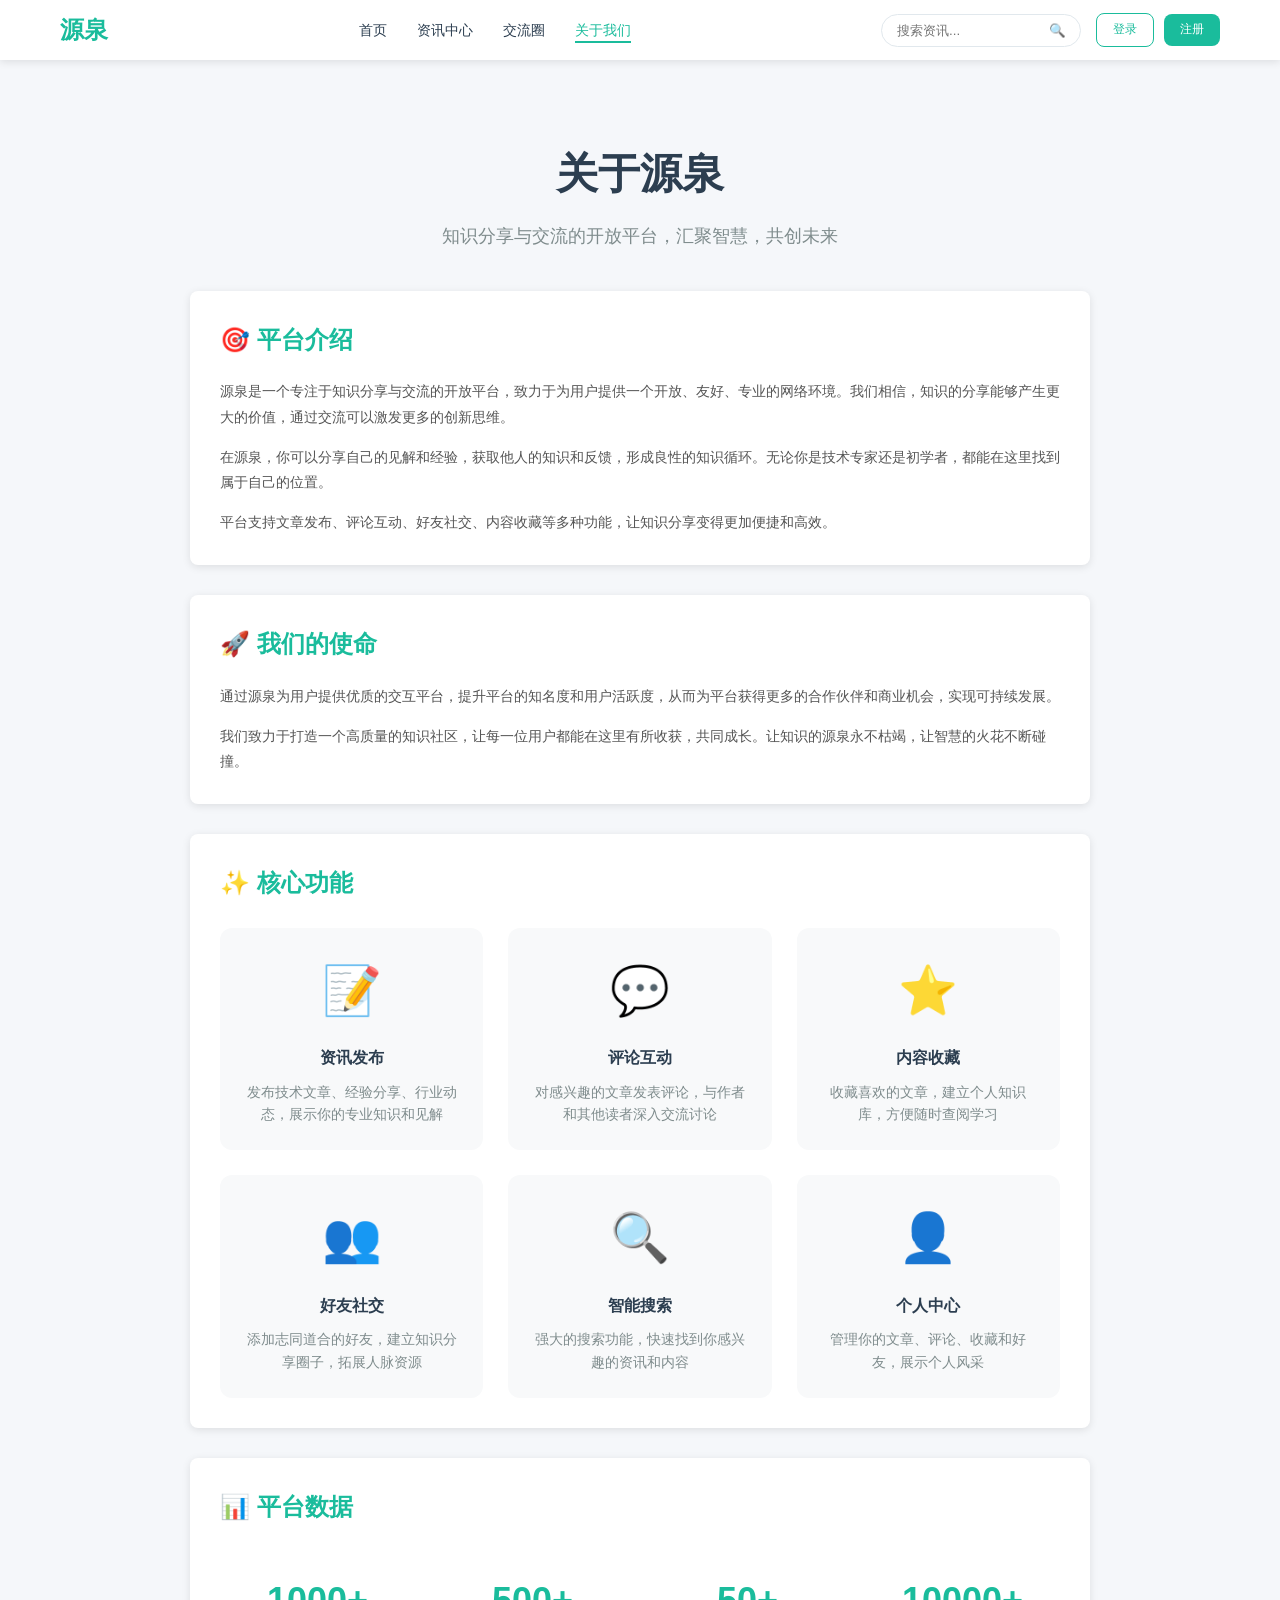
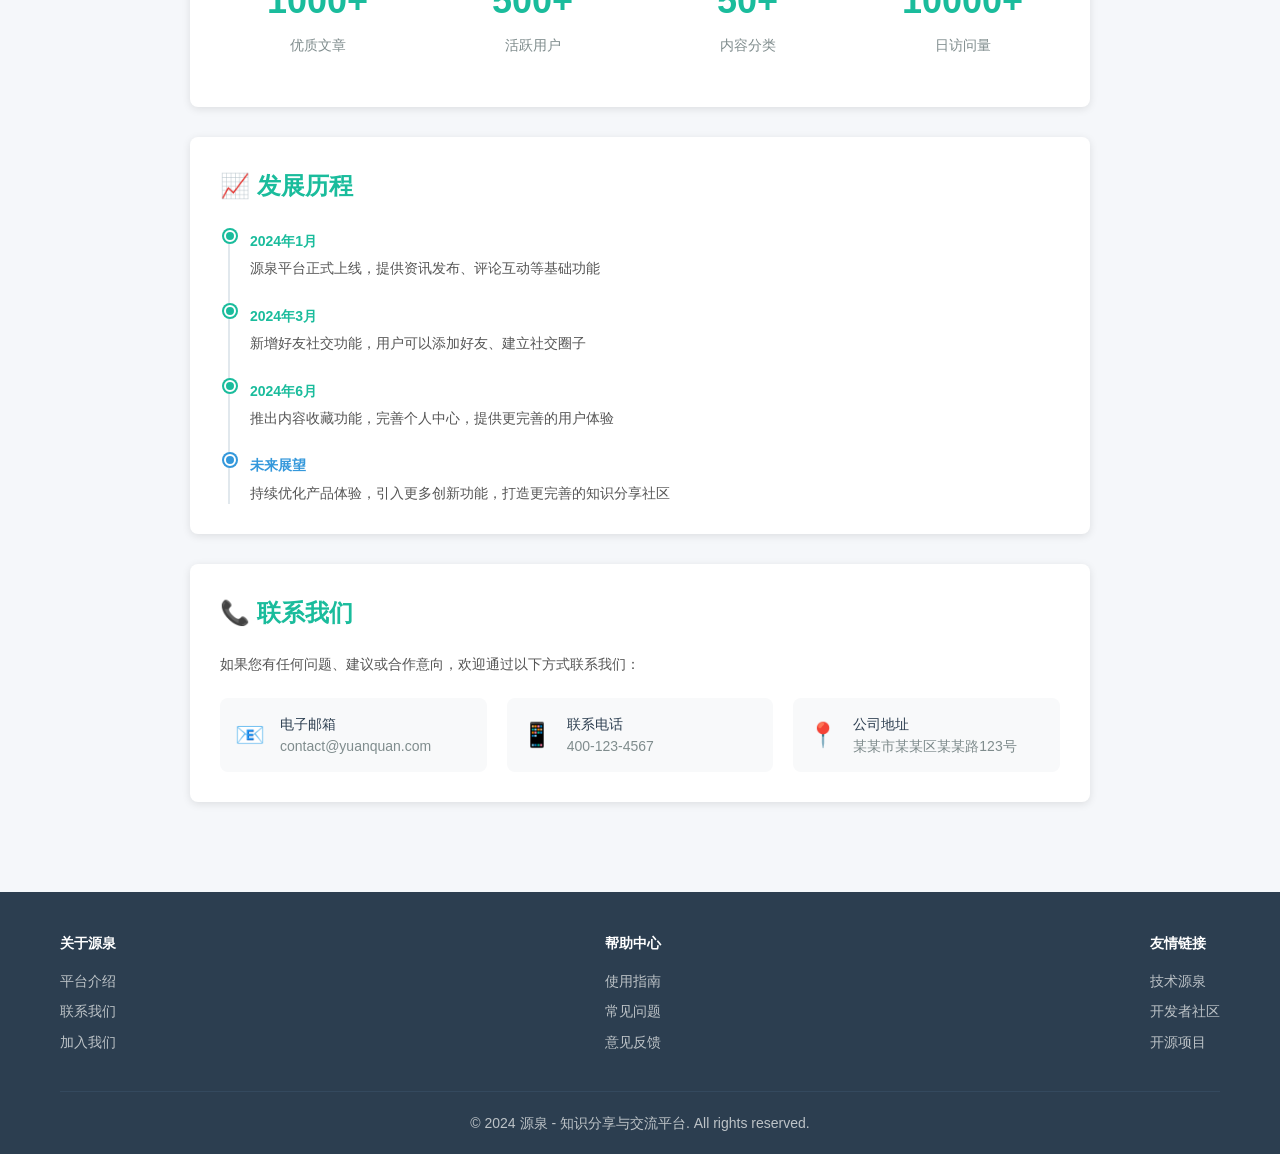
<file: 源泉动态网页设计/about.html>
<!DOCTYPE html>
<html lang="zh-CN">
<head>
    <meta charset="UTF-8">
    <meta name="viewport" content="width=device-width, initial-scale=1.0">
    <title>关于我们 - 源泉</title>
    <link rel="stylesheet" href="css/style.css">
</head>
<body>
    <!-- 导航栏 -->
    <nav class="navbar">
        <div class="container">
            <a href="index.html" class="logo">
                <span>源泉</span>
            </a>
            <ul class="nav-menu">
                <li><a href="index.html">首页</a></li>
                <li><a href="articles.html">资讯中心</a></li>
                <li><a href="circles.html">交流圈</a></li>
                <li><a href="about.html" class="active">关于我们</a></li>
            </ul>
            <div class="nav-right">
                <div class="search-box">
                    <input type="text" placeholder="搜索资讯..." id="navSearchInput">
                    <button type="button" onclick="handleNavSearch()">🔍</button>
                </div>
                <div class="user-menu" id="userMenu">
                    <a href="login.html" class="btn btn-outline btn-sm">登录</a>
                    <a href="register.html" class="btn btn-primary btn-sm">注册</a>
                </div>
            </div>
        </div>
    </nav>

    <!-- 主要内容 -->
    <main class="main-content" style="padding: 40px 0;">
        <div class="container">
            <div style="max-width: 900px; margin: 0 auto;">
                <!-- 页面标题 -->
                <div style="text-align: center; padding: 40px 0;">
                    <h1 style="font-size: 42px; margin-bottom: 15px; color: #2c3e50;">关于源泉</h1>
                    <p style="color: #7f8c8d; font-size: 18px;">知识分享与交流的开放平台，汇聚智慧，共创未来</p>
                </div>

                <!-- 平台介绍 -->
                <div class="card" style="margin-bottom: 30px;">
                    <div class="card-body" style="padding: 30px;">
                        <h2 style="margin-bottom: 20px; color: #1abc9c; font-size: 24px;">🎯 平台介绍</h2>
                        <p style="line-height: 1.8; margin-bottom: 15px; color: #555;">
                            源泉是一个专注于知识分享与交流的开放平台，致力于为用户提供一个开放、友好、专业的网络环境。我们相信，知识的分享能够产生更大的价值，通过交流可以激发更多的创新思维。
                        </p>
                        <p style="line-height: 1.8; margin-bottom: 15px; color: #555;">
                            在源泉，你可以分享自己的见解和经验，获取他人的知识和反馈，形成良性的知识循环。无论你是技术专家还是初学者，都能在这里找到属于自己的位置。
                        </p>
                        <p style="line-height: 1.8; color: #555;">
                            平台支持文章发布、评论互动、好友社交、内容收藏等多种功能，让知识分享变得更加便捷和高效。
                        </p>
                    </div>
                </div>

                <!-- 我们的使命 -->
                <div class="card" style="margin-bottom: 30px;">
                    <div class="card-body" style="padding: 30px;">
                        <h2 style="margin-bottom: 20px; color: #1abc9c; font-size: 24px;">🚀 我们的使命</h2>
                        <p style="line-height: 1.8; margin-bottom: 15px; color: #555;">
                            通过源泉为用户提供优质的交互平台，提升平台的知名度和用户活跃度，从而为平台获得更多的合作伙伴和商业机会，实现可持续发展。
                        </p>
                        <p style="line-height: 1.8; color: #555;">
                            我们致力于打造一个高质量的知识社区，让每一位用户都能在这里有所收获，共同成长。让知识的源泉永不枯竭，让智慧的火花不断碰撞。
                        </p>
                    </div>
                </div>

                <!-- 核心功能 -->
                <div class="card" style="margin-bottom: 30px;">
                    <div class="card-body" style="padding: 30px;">
                        <h2 style="margin-bottom: 25px; color: #1abc9c; font-size: 24px;">✨ 核心功能</h2>
                        <div style="display: grid; grid-template-columns: repeat(auto-fit, minmax(250px, 1fr)); gap: 25px;">
                            <div style="text-align: center; padding: 25px; background: #f8f9fa; border-radius: 12px; transition: transform 0.3s;">
                                <div style="font-size: 48px; margin-bottom: 15px;">📝</div>
                                <h3 style="margin-bottom: 10px; color: #2c3e50;">资讯发布</h3>
                                <p style="font-size: 14px; color: #7f8c8d; line-height: 1.6;">发布技术文章、经验分享、行业动态，展示你的专业知识和见解</p>
                            </div>
                            <div style="text-align: center; padding: 25px; background: #f8f9fa; border-radius: 12px;">
                                <div style="font-size: 48px; margin-bottom: 15px;">💬</div>
                                <h3 style="margin-bottom: 10px; color: #2c3e50;">评论互动</h3>
                                <p style="font-size: 14px; color: #7f8c8d; line-height: 1.6;">对感兴趣的文章发表评论，与作者和其他读者深入交流讨论</p>
                            </div>
                            <div style="text-align: center; padding: 25px; background: #f8f9fa; border-radius: 12px;">
                                <div style="font-size: 48px; margin-bottom: 15px;">⭐</div>
                                <h3 style="margin-bottom: 10px; color: #2c3e50;">内容收藏</h3>
                                <p style="font-size: 14px; color: #7f8c8d; line-height: 1.6;">收藏喜欢的文章，建立个人知识库，方便随时查阅学习</p>
                            </div>
                            <div style="text-align: center; padding: 25px; background: #f8f9fa; border-radius: 12px;">
                                <div style="font-size: 48px; margin-bottom: 15px;">👥</div>
                                <h3 style="margin-bottom: 10px; color: #2c3e50;">好友社交</h3>
                                <p style="font-size: 14px; color: #7f8c8d; line-height: 1.6;">添加志同道合的好友，建立知识分享圈子，拓展人脉资源</p>
                            </div>
                            <div style="text-align: center; padding: 25px; background: #f8f9fa; border-radius: 12px;">
                                <div style="font-size: 48px; margin-bottom: 15px;">🔍</div>
                                <h3 style="margin-bottom: 10px; color: #2c3e50;">智能搜索</h3>
                                <p style="font-size: 14px; color: #7f8c8d; line-height: 1.6;">强大的搜索功能，快速找到你感兴趣的资讯和内容</p>
                            </div>
                            <div style="text-align: center; padding: 25px; background: #f8f9fa; border-radius: 12px;">
                                <div style="font-size: 48px; margin-bottom: 15px;">👤</div>
                                <h3 style="margin-bottom: 10px; color: #2c3e50;">个人中心</h3>
                                <p style="font-size: 14px; color: #7f8c8d; line-height: 1.6;">管理你的文章、评论、收藏和好友，展示个人风采</p>
                            </div>
                        </div>
                    </div>
                </div>

                <!-- 平台数据 -->
                <div class="card" style="margin-bottom: 30px;">
                    <div class="card-body" style="padding: 30px;">
                        <h2 style="margin-bottom: 25px; color: #1abc9c; font-size: 24px;">📊 平台数据</h2>
                        <div style="display: grid; grid-template-columns: repeat(auto-fit, minmax(150px, 1fr)); gap: 20px; text-align: center;">
                            <div style="padding: 20px;">
                                <div style="font-size: 36px; font-weight: 600; color: #1abc9c; margin-bottom: 5px;">1000+</div>
                                <div style="color: #7f8c8d; font-size: 14px;">优质文章</div>
                            </div>
                            <div style="padding: 20px;">
                                <div style="font-size: 36px; font-weight: 600; color: #1abc9c; margin-bottom: 5px;">500+</div>
                                <div style="color: #7f8c8d; font-size: 14px;">活跃用户</div>
                            </div>
                            <div style="padding: 20px;">
                                <div style="font-size: 36px; font-weight: 600; color: #1abc9c; margin-bottom: 5px;">50+</div>
                                <div style="color: #7f8c8d; font-size: 14px;">内容分类</div>
                            </div>
                            <div style="padding: 20px;">
                                <div style="font-size: 36px; font-weight: 600; color: #1abc9c; margin-bottom: 5px;">10000+</div>
                                <div style="color: #7f8c8d; font-size: 14px;">日访问量</div>
                            </div>
                        </div>
                    </div>
                </div>

                <!-- 发展历程 -->
                <div class="card" style="margin-bottom: 30px;">
                    <div class="card-body" style="padding: 30px;">
                        <h2 style="margin-bottom: 25px; color: #1abc9c; font-size: 24px;">📈 发展历程</h2>
                        <div style="position: relative; padding-left: 30px;">
                            <div style="position: absolute; left: 8px; top: 0; bottom: 0; width: 2px; background: #e1e8ed;"></div>
                            
                            <div style="margin-bottom: 25px; position: relative;">
                                <div style="position: absolute; left: -26px; width: 12px; height: 12px; background: #1abc9c; border-radius: 50%; border: 2px solid white; box-shadow: 0 0 0 2px #1abc9c;"></div>
                                <div style="font-weight: 600; color: #1abc9c; margin-bottom: 5px;">2024年1月</div>
                                <div style="color: #555;">源泉平台正式上线，提供资讯发布、评论互动等基础功能</div>
                            </div>
                            
                            <div style="margin-bottom: 25px; position: relative;">
                                <div style="position: absolute; left: -26px; width: 12px; height: 12px; background: #1abc9c; border-radius: 50%; border: 2px solid white; box-shadow: 0 0 0 2px #1abc9c;"></div>
                                <div style="font-weight: 600; color: #1abc9c; margin-bottom: 5px;">2024年3月</div>
                                <div style="color: #555;">新增好友社交功能，用户可以添加好友、建立社交圈子</div>
                            </div>
                            
                            <div style="margin-bottom: 25px; position: relative;">
                                <div style="position: absolute; left: -26px; width: 12px; height: 12px; background: #1abc9c; border-radius: 50%; border: 2px solid white; box-shadow: 0 0 0 2px #1abc9c;"></div>
                                <div style="font-weight: 600; color: #1abc9c; margin-bottom: 5px;">2024年6月</div>
                                <div style="color: #555;">推出内容收藏功能，完善个人中心，提供更完善的用户体验</div>
                            </div>
                            
                            <div style="position: relative;">
                                <div style="position: absolute; left: -26px; width: 12px; height: 12px; background: #3498db; border-radius: 50%; border: 2px solid white; box-shadow: 0 0 0 2px #3498db;"></div>
                                <div style="font-weight: 600; color: #3498db; margin-bottom: 5px;">未来展望</div>
                                <div style="color: #555;">持续优化产品体验，引入更多创新功能，打造更完善的知识分享社区</div>
                            </div>
                        </div>
                    </div>
                </div>

                <!-- 联系我们 -->
                <div class="card">
                    <div class="card-body" style="padding: 30px;">
                        <h2 style="margin-bottom: 20px; color: #1abc9c; font-size: 24px;">📞 联系我们</h2>
                        <p style="line-height: 1.8; margin-bottom: 20px; color: #555;">
                            如果您有任何问题、建议或合作意向，欢迎通过以下方式联系我们：
                        </p>
                        <div style="display: grid; grid-template-columns: repeat(auto-fit, minmax(250px, 1fr)); gap: 20px;">
                            <div style="display: flex; align-items: center; gap: 15px; padding: 15px; background: #f8f9fa; border-radius: 8px;">
                                <div style="font-size: 24px;">📧</div>
                                <div>
                                    <div style="font-weight: 500; color: #2c3e50;">电子邮箱</div>
                                    <div style="color: #7f8c8d; font-size: 14px;">contact@yuanquan.com</div>
                                </div>
                            </div>
                            <div style="display: flex; align-items: center; gap: 15px; padding: 15px; background: #f8f9fa; border-radius: 8px;">
                                <div style="font-size: 24px;">📱</div>
                                <div>
                                    <div style="font-weight: 500; color: #2c3e50;">联系电话</div>
                                    <div style="color: #7f8c8d; font-size: 14px;">400-123-4567</div>
                                </div>
                            </div>
                            <div style="display: flex; align-items: center; gap: 15px; padding: 15px; background: #f8f9fa; border-radius: 8px;">
                                <div style="font-size: 24px;">📍</div>
                                <div>
                                    <div style="font-weight: 500; color: #2c3e50;">公司地址</div>
                                    <div style="color: #7f8c8d; font-size: 14px;">某某市某某区某某路123号</div>
                                </div>
                            </div>
                        </div>
                    </div>
                </div>
            </div>
        </div>
    </main>

    <!-- 页脚 -->
    <footer class="footer">
        <div class="container">
            <div class="footer-content">
                <div class="footer-section">
                    <h4>关于源泉</h4>
                    <a href="about.html">平台介绍</a>
                    <a href="about.html">联系我们</a>
                    <a href="about.html">加入我们</a>
                </div>
                <div class="footer-section">
                    <h4>帮助中心</h4>
                    <a href="help.html">使用指南</a>
                    <a href="help.html">常见问题</a>
                    <a href="help.html">意见反馈</a>
                </div>
                <div class="footer-section">
                    <h4>友情链接</h4>
                    <a href="#">技术源泉</a>
                    <a href="#">开发者社区</a>
                    <a href="#">开源项目</a>
                </div>
            </div>
            <div class="footer-bottom">
                <p>&copy; 2024 源泉 - 知识分享与交流平台. All rights reserved.</p>
            </div>
        </div>
    </footer>

    <script src="js/main.js"></script>
    <script src="js/auth.js"></script>
    <script>
        // 导航栏搜索
        function handleNavSearch() {
            const keyword = document.getElementById('navSearchInput').value.trim();
            if (keyword) {
                window.location.href = `articles.html?keyword=${encodeURIComponent(keyword)}`;
            }
        }
    </script>
</body>
</html>
</file>
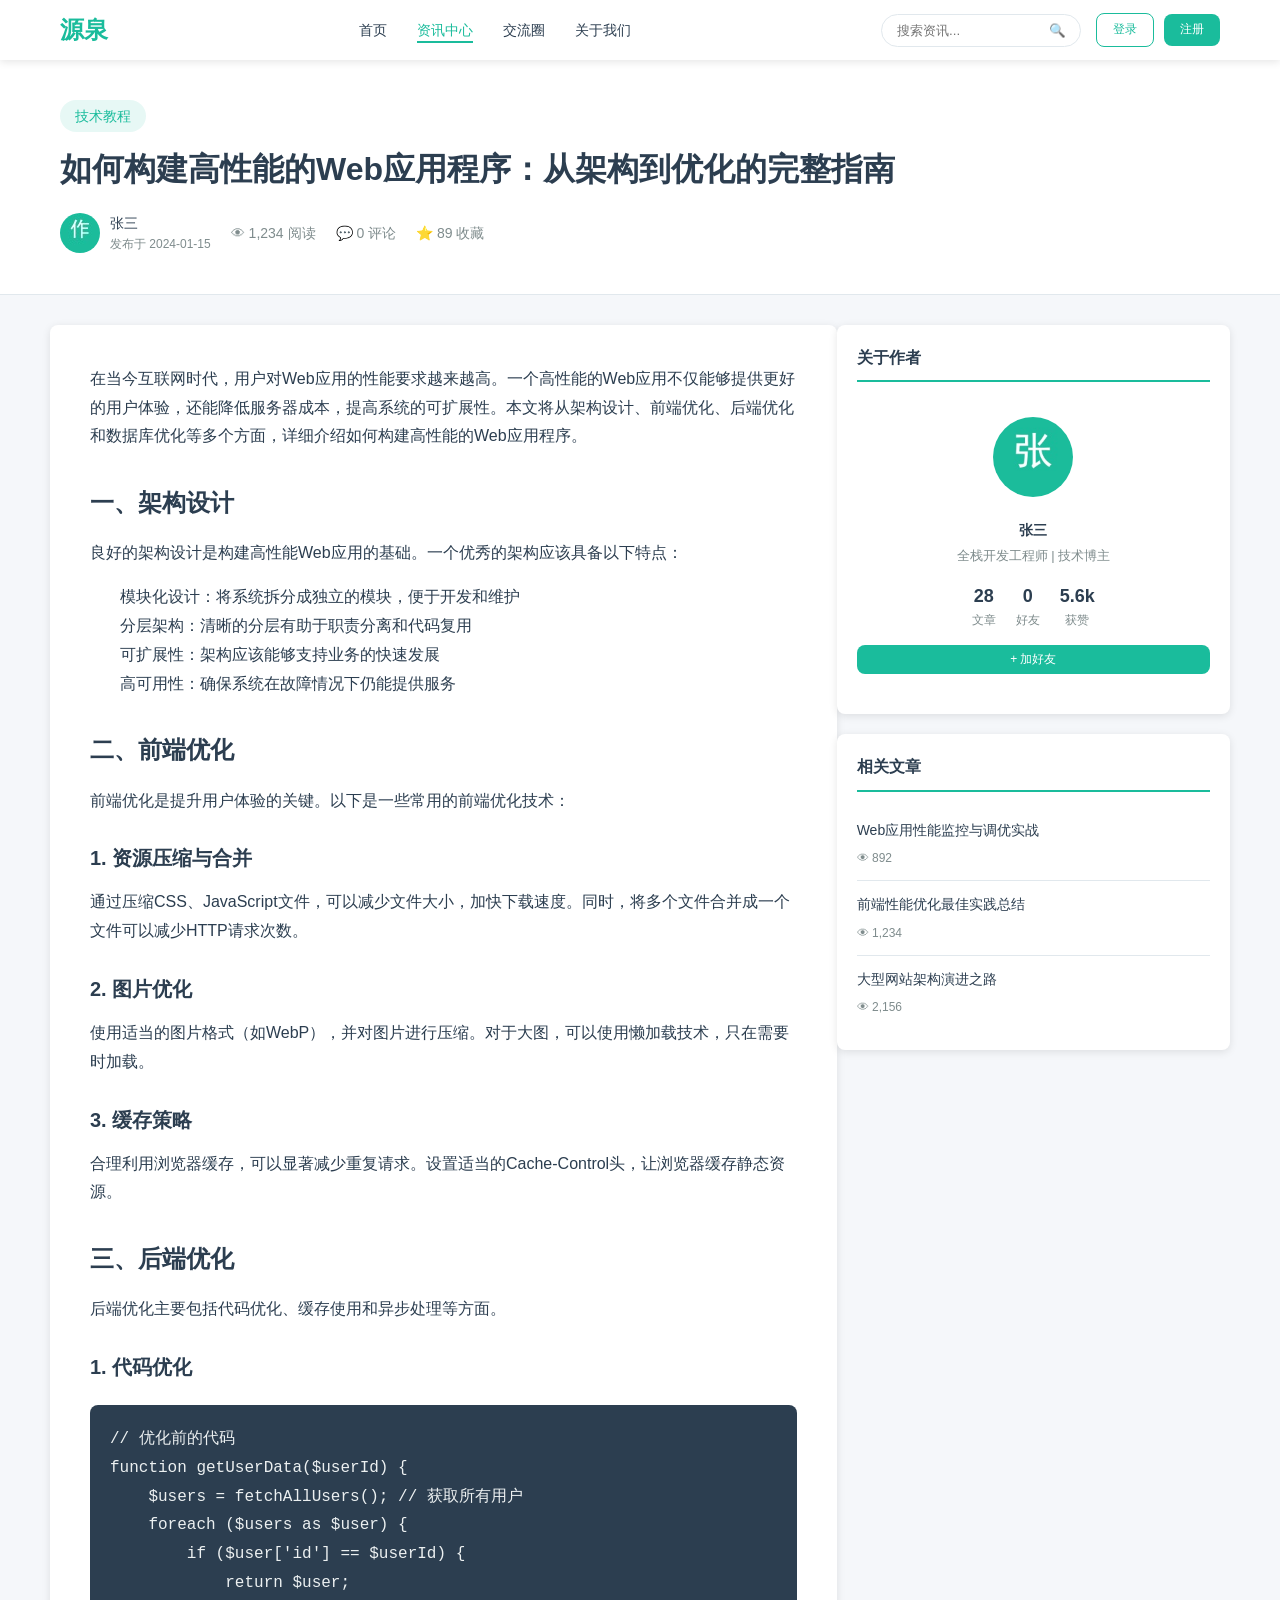
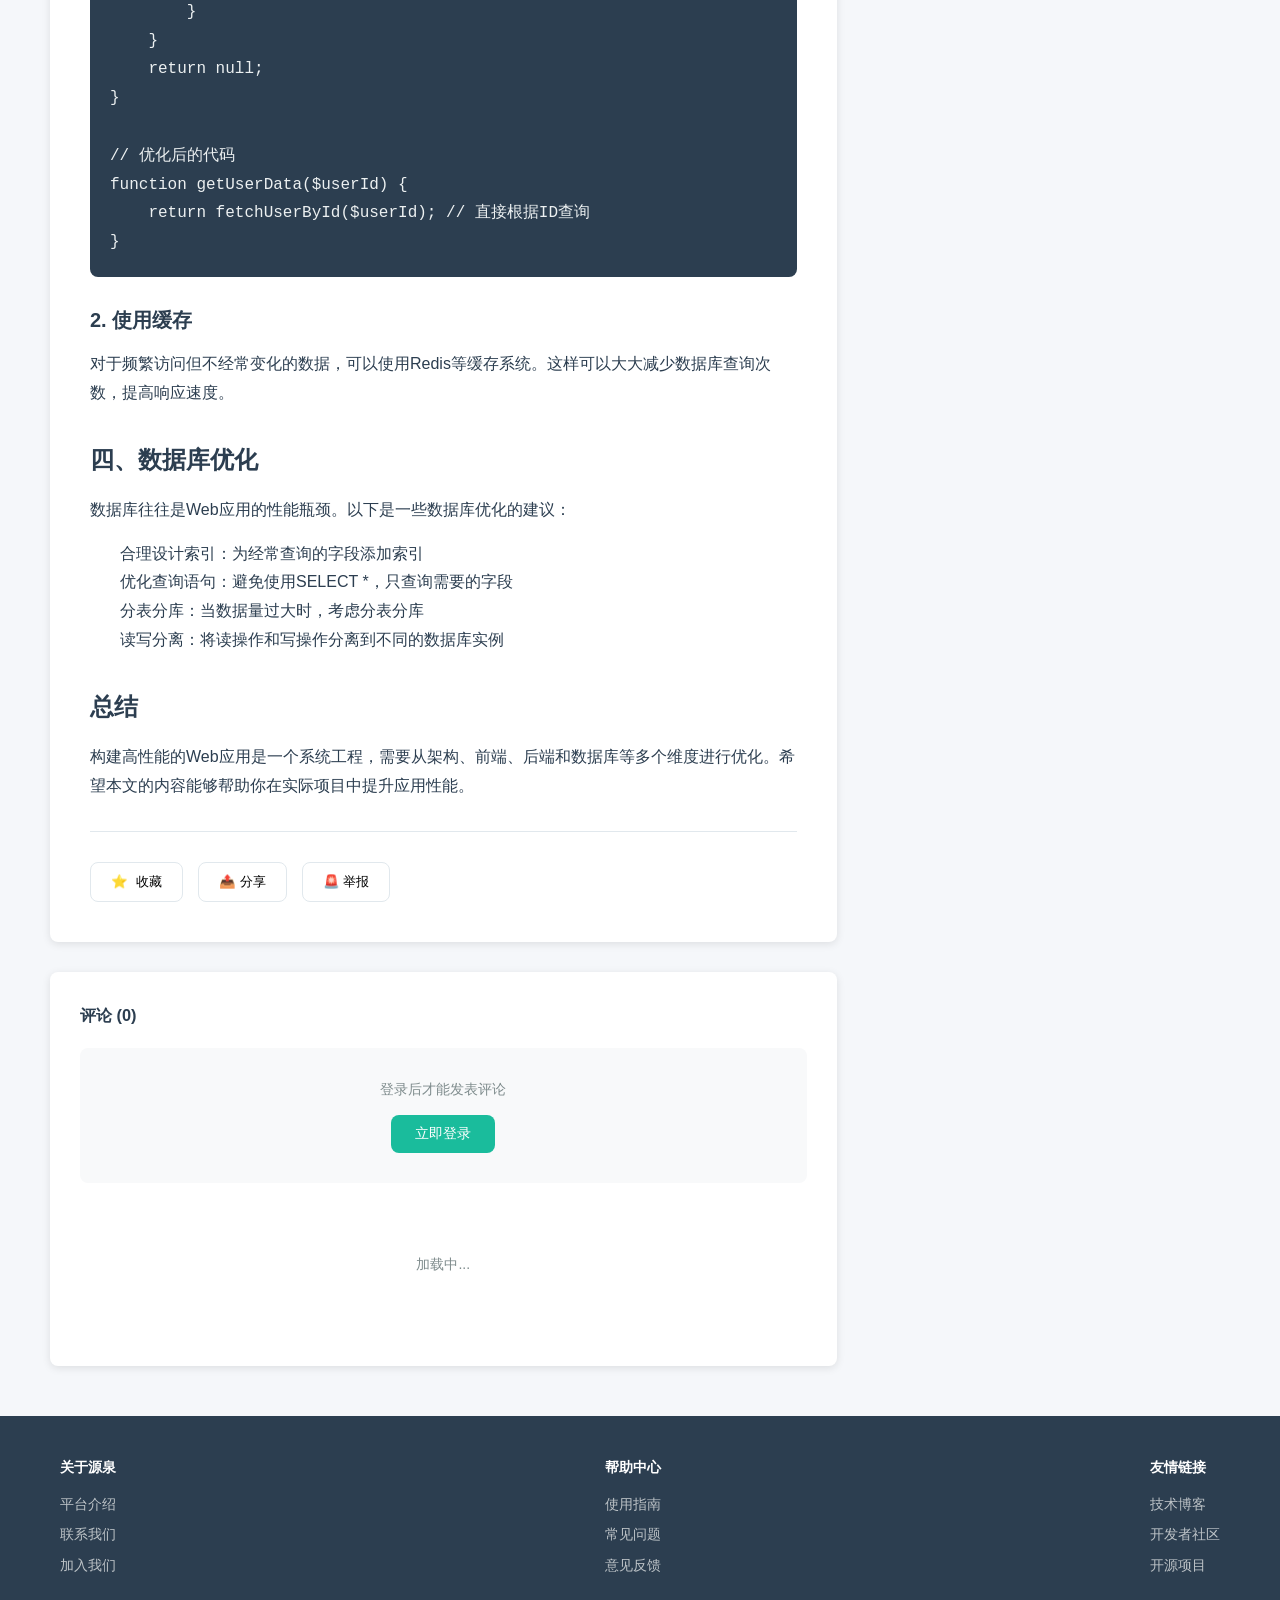
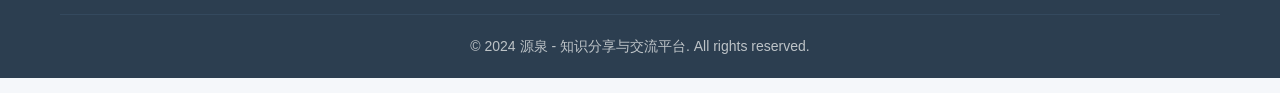
<file: 源泉动态网页设计/article-detail.html>
<!DOCTYPE html>
<html lang="zh-CN">
<head>
    <meta charset="UTF-8">
    <meta name="viewport" content="width=device-width, initial-scale=1.0">
    <title>文章详情 - 源泉</title>
    <link rel="stylesheet" href="css/style.css">
    <style>
        .article-header {
            background: white;
            padding: 40px 0;
            margin-bottom: 30px;
            border-bottom: 1px solid #e1e8ed;
        }
        .article-title-detail {
            font-size: 32px;
            font-weight: 600;
            margin-bottom: 20px;
            line-height: 1.4;
        }
        .article-meta-detail {
            display: flex;
            align-items: center;
            gap: 20px;
            color: #7f8c8d;
            flex-wrap: wrap;
        }
        .article-meta-detail .author {
            display: flex;
            align-items: center;
            gap: 10px;
        }
        .article-meta-detail .author img {
            width: 40px;
            height: 40px;
            border-radius: 50%;
            object-fit: cover;
        }
        .article-content-detail {
            background: white;
            padding: 40px;
            border-radius: 8px;
            box-shadow: 0 2px 8px rgba(0,0,0,0.1);
            margin-bottom: 30px;
            font-size: 16px;
            line-height: 1.8;
        }
        .article-content-detail h2 {
            font-size: 24px;
            margin: 30px 0 15px;
            color: #2c3e50;
        }
        .article-content-detail h3 {
            font-size: 20px;
            margin: 25px 0 12px;
            color: #2c3e50;
        }
        .article-content-detail p {
            margin-bottom: 15px;
        }
        .article-content-detail code {
            background: #f4f4f4;
            padding: 2px 6px;
            border-radius: 3px;
            font-family: 'Courier New', monospace;
        }
        .article-content-detail pre {
            background: #2c3e50;
            color: #ecf0f1;
            padding: 20px;
            border-radius: 8px;
            overflow-x: auto;
            margin: 20px 0;
        }
        .article-content-detail pre code {
            background: none;
            padding: 0;
            color: inherit;
        }
        .article-actions {
            display: flex;
            gap: 15px;
            margin-top: 30px;
            padding-top: 30px;
            border-top: 1px solid #e1e8ed;
        }
        .article-actions button {
            display: flex;
            align-items: center;
            gap: 8px;
            padding: 10px 20px;
            border: 1px solid #e1e8ed;
            background: white;
            border-radius: 8px;
            cursor: pointer;
            transition: all 0.3s;
        }
        .article-actions button:hover {
            border-color: #1abc9c;
            color: #1abc9c;
        }
        .comment-section {
            background: white;
            padding: 30px;
            border-radius: 8px;
            box-shadow: 0 2px 8px rgba(0,0,0,0.1);
        }
        .comment-form {
            margin-bottom: 30px;
        }
        .comment-form textarea {
            width: 100%;
            padding: 15px;
            border: 1px solid #e1e8ed;
            border-radius: 8px;
            resize: vertical;
            min-height: 100px;
            margin-bottom: 15px;
        }
        .comment-list {
            margin-top: 30px;
        }
    </style>
</head>
<body>
    <!-- 导航栏 -->
    <nav class="navbar">
        <div class="container">
            <a href="index.html" class="logo">
                <span>源泉</span>
            </a>
            <ul class="nav-menu">
                <li><a href="index.html">首页</a></li>
                <li><a href="articles.html" class="active">资讯中心</a></li>
                <li><a href="circles.html">交流圈</a></li>
                <li><a href="about.html">关于我们</a></li>
            </ul>
            <div class="nav-right">
                <div class="search-box">
                    <input type="text" placeholder="搜索资讯...">
                    <button type="button">🔍</button>
                </div>
                <div class="user-menu">
                    <a href="login.html" class="btn btn-outline btn-sm">登录</a>
                    <a href="register.html" class="btn btn-primary btn-sm">注册</a>
                </div>
            </div>
        </div>
    </nav>

    <!-- 文章头部 -->
    <header class="article-header">
        <div class="container">
            <span class="category" style="display: inline-block; background: rgba(26, 188, 156, 0.1); color: #1abc9c; padding: 5px 15px; border-radius: 20px; margin-bottom: 15px; font-size: 14px;">技术教程</span>
            <h1 class="article-title-detail">如何构建高性能的Web应用程序：从架构到优化的完整指南</h1>
            <div class="article-meta-detail">
                <div class="author">
                    <img src="img/avatar-40-1.jpg" alt="作者头像">
                    <div>
                        <p style="font-weight: 500; color: #2c3e50;">张三</p>
                        <p style="font-size: 12px;">发布于 2024-01-15</p>
                    </div>
                </div>
                <span>👁 <span id="articleViewCount">1,234</span> 阅读</span>
                <span>💬 <span id="articleCommentCount">0</span> 评论</span>
                <span>⭐ 89 收藏</span>
            </div>
        </div>
    </header>

    <!-- 主要内容 -->
    <main class="main-content">
        <div class="container">
            <div class="row">
                <div class="col-8 col-md-12">
                    <!-- 文章内容 -->
                    <article class="article-content-detail">
                        <p>在当今互联网时代，用户对Web应用的性能要求越来越高。一个高性能的Web应用不仅能够提供更好的用户体验，还能降低服务器成本，提高系统的可扩展性。本文将从架构设计、前端优化、后端优化和数据库优化等多个方面，详细介绍如何构建高性能的Web应用程序。</p>
                        
                        <h2>一、架构设计</h2>
                        <p>良好的架构设计是构建高性能Web应用的基础。一个优秀的架构应该具备以下特点：</p>
                        <ul style="margin: 15px 0; padding-left: 30px;">
                            <li>模块化设计：将系统拆分成独立的模块，便于开发和维护</li>
                            <li>分层架构：清晰的分层有助于职责分离和代码复用</li>
                            <li>可扩展性：架构应该能够支持业务的快速发展</li>
                            <li>高可用性：确保系统在故障情况下仍能提供服务</li>
                        </ul>

                        <h2>二、前端优化</h2>
                        <p>前端优化是提升用户体验的关键。以下是一些常用的前端优化技术：</p>
                        <h3>1. 资源压缩与合并</h3>
                        <p>通过压缩CSS、JavaScript文件，可以减少文件大小，加快下载速度。同时，将多个文件合并成一个文件可以减少HTTP请求次数。</p>
                        
                        <h3>2. 图片优化</h3>
                        <p>使用适当的图片格式（如WebP），并对图片进行压缩。对于大图，可以使用懒加载技术，只在需要时加载。</p>

                        <h3>3. 缓存策略</h3>
                        <p>合理利用浏览器缓存，可以显著减少重复请求。设置适当的Cache-Control头，让浏览器缓存静态资源。</p>

                        <h2>三、后端优化</h2>
                        <p>后端优化主要包括代码优化、缓存使用和异步处理等方面。</p>
                        
                        <h3>1. 代码优化</h3>
                        <pre><code>// 优化前的代码
function getUserData($userId) {
    $users = fetchAllUsers(); // 获取所有用户
    foreach ($users as $user) {
        if ($user['id'] == $userId) {
            return $user;
        }
    }
    return null;
}

// 优化后的代码
function getUserData($userId) {
    return fetchUserById($userId); // 直接根据ID查询
}</code></pre>

                        <h3>2. 使用缓存</h3>
                        <p>对于频繁访问但不经常变化的数据，可以使用Redis等缓存系统。这样可以大大减少数据库查询次数，提高响应速度。</p>

                        <h2>四、数据库优化</h2>
                        <p>数据库往往是Web应用的性能瓶颈。以下是一些数据库优化的建议：</p>
                        <ul style="margin: 15px 0; padding-left: 30px;">
                            <li>合理设计索引：为经常查询的字段添加索引</li>
                            <li>优化查询语句：避免使用SELECT *，只查询需要的字段</li>
                            <li>分表分库：当数据量过大时，考虑分表分库</li>
                            <li>读写分离：将读操作和写操作分离到不同的数据库实例</li>
                        </ul>

                        <h2>总结</h2>
                        <p>构建高性能的Web应用是一个系统工程，需要从架构、前端、后端和数据库等多个维度进行优化。希望本文的内容能够帮助你在实际项目中提升应用性能。</p>

                        <!-- 文章操作 -->
                        <div class="article-actions">
                            <button id="favoriteBtn" onclick="toggleFavorite()">
                                <span id="favoriteIcon">⭐</span>
                                <span id="favoriteText">收藏</span>
                            </button>
                            <button onclick="shareArticle()">📤 分享</button>
                            <button onclick="reportArticle()">🚨 举报</button>
                        </div>
                    </article>

                    <!-- 评论区 -->
                    <section class="comment-section">
                        <h3 style="margin-bottom: 20px;">评论 (<span id="commentCount">0</span>)</h3>
                        
                        <!-- 评论表单 -->
                        <div class="comment-form" id="commentFormContainer">
                            <form id="commentForm">
                                <textarea placeholder="发表你的评论..." id="commentContent" maxlength="1000" style="width: 100%; padding: 15px; border: 1px solid #e1e8ed; border-radius: 8px; resize: vertical; min-height: 100px; margin-bottom: 15px; font-family: inherit;"></textarea>
                                <div style="display: flex; justify-content: space-between; align-items: center;">
                                    <span style="font-size: 12px; color: #95a5a6;">最多1000字</span>
                                    <button type="submit" class="btn btn-primary" id="commentSubmitBtn">发表评论</button>
                                </div>
                            </form>
                        </div>
                        
                        <!-- 未登录提示 -->
                        <div class="comment-form" id="commentLoginTip" style="display: none; text-align: center; padding: 30px; background: #f8f9fa; border-radius: 8px;">
                            <p style="margin-bottom: 15px; color: #7f8c8d;">登录后才能发表评论</p>
                            <button class="btn btn-primary" id="commentLoginBtn">立即登录</button>
                        </div>

                        <!-- 评论列表 -->
                        <div class="comment-list" id="commentList">
                            <div class="loading-text" style="text-align: center; padding: 40px; color: #7f8c8d;">加载中...</div>
                        </div>
                        
                        <!-- 评论分页 -->
                        <div class="pagination" id="commentPagination" style="margin-top: 20px; text-align: center;"></div>
                    </section>
                </div>

                <!-- 侧边栏 -->
                <div class="col-4 col-md-12">
                    <!-- 作者信息 -->
                    <div class="sidebar">
                        <h3 class="sidebar-title">关于作者</h3>
                        <div style="text-align: center; padding: 20px 0;">
                            <a href="#" id="authorProfileLink" style="text-decoration: none;">
                                <img src="img/avatar-1.jpg" alt="作者头像" style="width: 80px; height: 80px; border-radius: 50%; margin-bottom: 15px; cursor: pointer;" id="sidebarAuthorAvatar">
                            </a>
                            <h4 style="margin-bottom: 5px;">
                                <a href="#" id="authorProfileLink2" style="color: #2c3e50; text-decoration: none;">
                                    <span id="sidebarAuthorName">张三</span>
                                </a>
                            </h4>
                            <p style="font-size: 13px; color: #7f8c8d; margin-bottom: 15px;" id="sidebarAuthorBio">全栈开发工程师 | 技术博主</p>
                            <div style="display: flex; justify-content: center; gap: 20px; margin-bottom: 15px;">
                                <div style="text-align: center;">
                                    <p style="font-weight: 600; font-size: 18px;" id="sidebarArticleCount">28</p>
                                    <p style="font-size: 12px; color: #7f8c8d;">文章</p>
                                </div>
                                <div style="text-align: center;">
                                    <p style="font-weight: 600; font-size: 18px;" id="authorFriendCount">0</p>
                                    <p style="font-size: 12px; color: #7f8c8d;">好友</p>
                                </div>
                                <div style="text-align: center;">
                                    <p style="font-weight: 600; font-size: 18px;" id="sidebarLikeCount">5.6k</p>
                                    <p style="font-size: 12px; color: #7f8c8d;">获赞</p>
                                </div>
                            </div>
                            <button class="btn btn-primary btn-sm" style="width: 100%;" id="addFriendBtn" onclick="addFriend()">+ 加好友</button>
                        </div>
                    </div>

                    <!-- 相关文章 -->
                    <div class="sidebar">
                        <h3 class="sidebar-title">相关文章</h3>
                        <ul style="list-style: none;">
                            <li style="padding: 12px 0; border-bottom: 1px solid #e1e8ed;">
                                <a href="#" style="color: #2c3e50; font-size: 14px; display: block; margin-bottom: 5px;">Web应用性能监控与调优实战</a>
                                <span style="font-size: 12px; color: #7f8c8d;">👁 892</span>
                            </li>
                            <li style="padding: 12px 0; border-bottom: 1px solid #e1e8ed;">
                                <a href="#" style="color: #2c3e50; font-size: 14px; display: block; margin-bottom: 5px;">前端性能优化最佳实践总结</a>
                                <span style="font-size: 12px; color: #7f8c8d;">👁 1,234</span>
                            </li>
                            <li style="padding: 12px 0;">
                                <a href="#" style="color: #2c3e50; font-size: 14px; display: block; margin-bottom: 5px;">大型网站架构演进之路</a>
                                <span style="font-size: 12px; color: #7f8c8d;">👁 2,156</span>
                            </li>
                        </ul>
                    </div>
                </div>
            </div>
        </div>
    </main>

    <!-- 页脚 -->
    <footer class="footer">
        <div class="container">
            <div class="footer-content">
                <div class="footer-section">
                    <h4>关于源泉</h4>
                    <a href="about.html">平台介绍</a>
                    <a href="about.html">联系我们</a>
                    <a href="about.html">加入我们</a>
                </div>
                <div class="footer-section">
                    <h4>帮助中心</h4>
                    <a href="help.html">使用指南</a>
                    <a href="help.html">常见问题</a>
                    <a href="help.html">意见反馈</a>
                </div>
                <div class="footer-section">
                    <h4>友情链接</h4>
                    <a href="#">技术博客</a>
                    <a href="#">开发者社区</a>
                    <a href="#">开源项目</a>
                </div>
            </div>
            <div class="footer-bottom">
                <p>&copy; 2024 源泉 - 知识分享与交流平台. All rights reserved.</p>
            </div>
        </div>
    </footer>

    <!-- 回到顶部按钮 -->
    <button class="back-to-top">↑</button>

    <script src="js/main.js"></script>
    <script src="js/auth.js"></script>
    <script src="js/article.js"></script>
    <script>
        // 页面标识，用于article.js识别
        document.body.classList.add('article-detail-page');
        
        // 根据登录状态显示评论表单或登录提示
        document.addEventListener('DOMContentLoaded', function() {
            const commentFormContainer = document.getElementById('commentFormContainer');
            const commentLoginTip = document.getElementById('commentLoginTip');

            // 获取当前文章ID
            const urlParams = new URLSearchParams(window.location.search);
            currentArticleId = urlParams.get('id');

            if (Auth.isLoggedIn()) {
                if (commentFormContainer) commentFormContainer.style.display = 'block';
                if (commentLoginTip) commentLoginTip.style.display = 'none';
                // 检查收藏状态
                checkFavoriteStatus();
            } else {
                if (commentFormContainer) commentFormContainer.style.display = 'none';
                if (commentLoginTip) commentLoginTip.style.display = 'block';
            }
        });
        
        // 收藏状态
        let isFavorite = false;
        let currentArticleId = null;

        // 检查收藏状态
        async function checkFavoriteStatus() {
            if (!Auth.isLoggedIn() || !currentArticleId) return;

            try {
                const response = await fetch(`php/article_api.php?action=check_favorite&article_id=${currentArticleId}`, {
                    credentials: 'same-origin'
                });
                const result = await response.json();

                if (result.success) {
                    isFavorite = result.data.is_favorite;
                    updateFavoriteButton();
                }
            } catch (error) {
                console.error('检查收藏状态失败:', error);
            }
        }

        // 更新收藏按钮显示
        function updateFavoriteButton() {
            const btn = document.getElementById('favoriteBtn');
            const icon = document.getElementById('favoriteIcon');
            const text = document.getElementById('favoriteText');

            if (isFavorite) {
                icon.textContent = '❤️';
                text.textContent = '已收藏';
                btn.style.background = '#e74c3c';
                btn.style.color = 'white';
            } else {
                icon.textContent = '⭐';
                text.textContent = '收藏';
                btn.style.background = '';
                btn.style.color = '';
            }
        }

        // 切换收藏状态
        async function toggleFavorite() {
            if (!Auth.isLoggedIn()) {
                showMessage('请先登录后再收藏', 'warning');
                window.location.href = 'login.html?redirect=' + encodeURIComponent(window.location.href);
                return;
            }

            if (!currentArticleId) {
                showMessage('无法获取文章信息', 'error');
                return;
            }

            const btn = document.getElementById('favoriteBtn');
            btn.disabled = true;

            try {
                const formData = new FormData();
                formData.append('article_id', currentArticleId);

                const response = await fetch('php/article_api.php?action=toggle_favorite', {
                    method: 'POST',
                    body: formData,
                    credentials: 'same-origin'
                });

                const result = await response.json();

                if (result.success) {
                    isFavorite = result.data.is_favorite;
                    updateFavoriteButton();
                    showMessage(result.message, 'success');
                } else {
                    showMessage(result.message || '操作失败', 'error');
                }
            } catch (error) {
                console.error('收藏操作失败:', error);
                showMessage('操作失败，请稍后重试', 'error');
            } finally {
                btn.disabled = false;
            }
        }
        
        function shareArticle() {
            if (navigator.share) {
                navigator.share({
                    title: document.title,
                    url: window.location.href
                });
            } else {
                // 复制链接到剪贴板
                navigator.clipboard.writeText(window.location.href);
                showMessage('链接已复制到剪贴板', 'success');
            }
        }
        
        function reportArticle() {
            if (!Auth.isLoggedIn()) {
                showMessage('举报功能需要登录', 'warning');
                return;
            }
            showMessage('举报功能开发中...', 'info');
        }
        
        // 加好友功能
        async function addFriend() {
            if (!Auth.isLoggedIn()) {
                showMessage('请先登录后再添加好友', 'warning');
                window.location.href = 'login.html?redirect=' + encodeURIComponent(window.location.href);
                return;
            }
            
            // 使用 ArticleDetailManager 中保存的作者ID
            const authorId = ArticleDetailManager.currentAuthorId;
            
            if (!authorId) {
                showMessage('无法获取作者信息', 'error');
                return;
            }
            
            const btn = document.getElementById('addFriendBtn');
            btn.disabled = true;
            btn.textContent = '发送中...';
            
            try {
                // 调用加好友API
                const formData = new FormData();
                formData.append('friend_id', authorId);
                
                const addResponse = await fetch('php/user.php?action=add_friend', {
                    method: 'POST',
                    body: formData,
                    credentials: 'same-origin'
                });
                
                const addResult = await addResponse.json();
                
                if (addResult.success) {
                    showMessage('好友请求已发送', 'success');
                    btn.textContent = '等待确认';
                    btn.classList.remove('btn-primary');
                    btn.classList.add('btn-outline');
                } else {
                    btn.disabled = false;
                    btn.textContent = '+ 加好友';
                    showMessage(addResult.message || '添加好友失败', 'error');
                }
            } catch (error) {
                console.error('添加好友失败:', error);
                btn.disabled = false;
                btn.textContent = '+ 加好友';
                showMessage('添加好友失败，请稍后重试', 'error');
            }
        }
    </script>
</body>
</html>
</file>
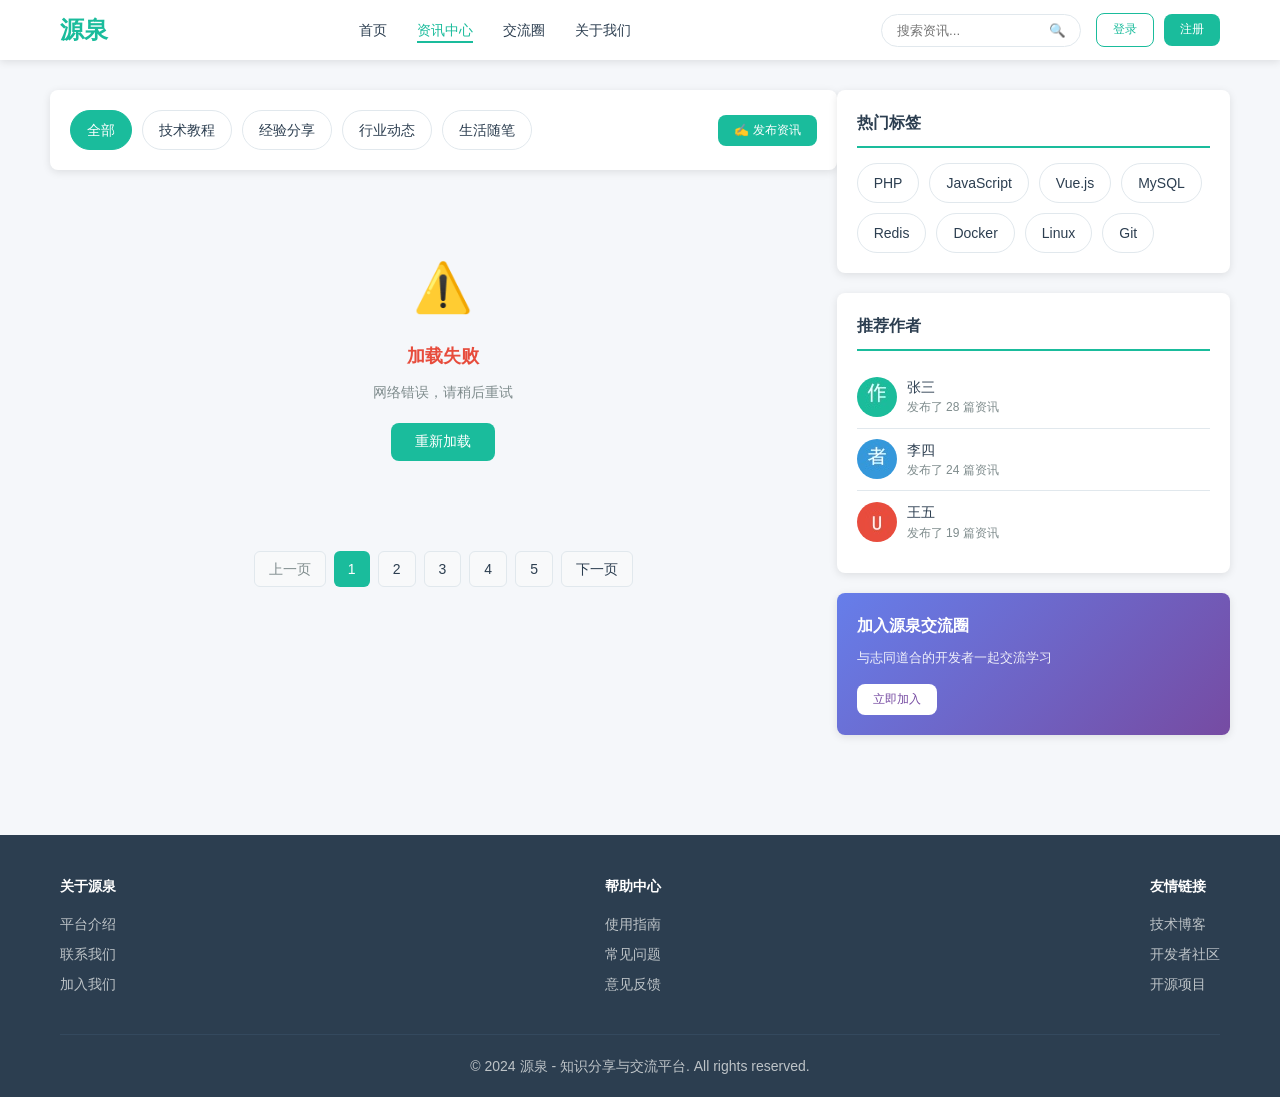
<file: 源泉动态网页设计/articles.html>
<!DOCTYPE html>
<html lang="zh-CN">
<head>
    <meta charset="UTF-8">
    <meta name="viewport" content="width=device-width, initial-scale=1.0">
    <title>资讯中心 - 源泉</title>
    <link rel="stylesheet" href="css/style.css">
    <style>
        /* 加载状态样式 */
        .loading-state {
            text-align: center;
            padding: 60px 20px;
            color: #7f8c8d;
        }
        .loading-state .spinner {
            width: 40px;
            height: 40px;
            border: 3px solid #e1e8ed;
            border-top-color: #1abc9c;
            border-radius: 50%;
            animation: spin 0.8s linear infinite;
            margin: 0 auto 15px;
        }
        @keyframes spin {
            to { transform: rotate(360deg); }
        }
        
        /* 空状态样式 */
        .empty-state {
            text-align: center;
            padding: 60px 20px;
            color: #7f8c8d;
        }
        .empty-state .empty-icon {
            font-size: 64px;
            margin-bottom: 20px;
        }
        .empty-state h3 {
            font-size: 18px;
            margin-bottom: 10px;
            color: #2c3e50;
        }
        .empty-state p {
            margin-bottom: 20px;
        }
        
        /* 错误状态样式 */
        .error-state {
            text-align: center;
            padding: 60px 20px;
            color: #e74c3c;
        }
        .error-state .error-icon {
            font-size: 48px;
            margin-bottom: 15px;
        }
        .error-state h3 {
            font-size: 18px;
            margin-bottom: 10px;
            color: #e74c3c;
        }
        .error-state p {
            color: #7f8c8d;
            margin-bottom: 20px;
        }
        
        /* 分页信息样式 */
        .pagination-info {
            text-align: center;
            color: #7f8c8d;
            font-size: 14px;
            margin-top: 15px;
        }
        
        /* 分页样式增强 */
        .pagination {
            display: flex;
            justify-content: center;
            align-items: center;
            gap: 8px;
            margin-top: 30px;
            flex-wrap: wrap;
        }
        .pagination a,
        .pagination span {
            padding: 8px 14px;
            border-radius: 6px;
            text-decoration: none;
            font-size: 14px;
            transition: all 0.3s;
        }
        .pagination a {
            background: #f8f9fa;
            color: #2c3e50;
            border: 1px solid #e1e8ed;
        }
        .pagination a:hover {
            background: #1abc9c;
            color: white;
            border-color: #1abc9c;
        }
        .pagination span.current {
            background: #1abc9c;
            color: white;
        }
        .pagination span.disabled {
            color: #bdc3c7;
            cursor: not-allowed;
        }
    </style>
</head>
<body>
    <!-- 导航栏 -->
    <nav class="navbar">
        <div class="container">
            <a href="index.html" class="logo">
                <span>源泉</span>
            </a>
            <ul class="nav-menu">
                <li><a href="index.html">首页</a></li>
                <li><a href="articles.html" class="active">资讯中心</a></li>
                <li><a href="circles.html">交流圈</a></li>
                <li><a href="about.html">关于我们</a></li>
            </ul>
            <div class="nav-right">
                <div class="search-box">
                    <input type="text" placeholder="搜索资讯...">
                    <button type="button">🔍</button>
                </div>
                <div class="user-menu">
                    <a href="login.html" class="btn btn-outline btn-sm">登录</a>
                    <a href="register.html" class="btn btn-primary btn-sm">注册</a>
                </div>
            </div>
        </div>
    </nav>

    <!-- 主要内容 -->
    <main class="main-content" style="padding: 30px 0;">
        <div class="container">
            <div class="row">
                <!-- 左侧内容区 -->
                <div class="col-8 col-md-12">
                    <!-- 筛选栏 -->
                    <div class="card" style="margin-bottom: 20px;">
                        <div class="card-body">
                            <div style="display: flex; justify-content: space-between; align-items: center; flex-wrap: wrap; gap: 15px;">
                                <div class="category-list">
                                    <a href="articles.html" class="category-tag active">全部</a>
                                    <a href="articles.html?category=1" class="category-tag">技术教程</a>
                                    <a href="articles.html?category=2" class="category-tag">经验分享</a>
                                    <a href="articles.html?category=3" class="category-tag">行业动态</a>
                                    <a href="articles.html?category=4" class="category-tag">生活随笔</a>
                                </div>
                                <a href="publish.html" class="btn btn-primary btn-sm">✍️ 发布资讯</a>
                            </div>
                        </div>
                    </div>

                    <!-- 资讯列表 -->
                    <div id="articleList">
                        <div class="article-card">
                            <img src="img/article-cover-1.jpg" alt="文章封面" class="article-cover">
                            <div class="article-content">
                                <a href="article-detail.html" class="article-title">如何构建高性能的Web应用程序：从架构到优化的完整指南</a>
                                <p class="article-summary">本文将深入探讨构建高性能Web应用的关键技术和最佳实践，包括前端优化、后端架构设计、数据库优化等多个方面...</p>
                                <div class="article-meta">
                                    <span class="category">技术教程</span>
                                    <span>👤 张三</span>
                                    <span>📅 2024-01-15</span>
                                    <span>👁 1,234</span>
                                    <span>💬 56</span>
                                </div>
                            </div>
                        </div>

                        <div class="article-card">
                            <img src="img/article-cover-2.jpg" alt="文章封面" class="article-cover">
                            <div class="article-content">
                                <a href="article-detail.html" class="article-title">MySQL数据库性能优化实战：索引设计与查询优化</a>
                                <p class="article-summary">数据库性能优化是Web应用开发中的重要环节。本文将详细介绍MySQL索引设计原则、查询优化技巧以及常见的性能瓶颈解决方案...</p>
                                <div class="article-meta">
                                    <span class="category">数据库</span>
                                    <span>👤 李四</span>
                                    <span>📅 2024-01-14</span>
                                    <span>👁 892</span>
                                    <span>💬 34</span>
                                </div>
                            </div>
                        </div>

                        <div class="article-card">
                            <img src="img/article-cover-3.jpg" alt="文章封面" class="article-cover">
                            <div class="article-content">
                                <a href="article-detail.html" class="article-title">职场新人的成长之路：从实习生到技术专家</a>
                                <p class="article-summary">分享我从一名实习生成长为技术专家的心路历程，包括学习方法、项目经验、职业规划等方面的经验和建议...</p>
                                <div class="article-meta">
                                    <span class="category">职场经验</span>
                                    <span>👤 王五</span>
                                    <span>📅 2024-01-13</span>
                                    <span>👁 2,156</span>
                                    <span>💬 128</span>
                                </div>
                            </div>
                        </div>

                        <div class="article-card">
                            <img src="img/article-cover-4.jpg" alt="文章封面" class="article-cover">
                            <div class="article-content">
                                <a href="article-detail.html" class="article-title">Vue.js 3.0 新特性详解与实战应用</a>
                                <p class="article-summary">Vue.js 3.0带来了许多激动人心的新特性，包括Composition API、更好的TypeScript支持、性能优化等。本文将详细介绍这些新特性...</p>
                                <div class="article-meta">
                                    <span class="category">前端开发</span>
                                    <span>👤 赵六</span>
                                    <span>📅 2024-01-12</span>
                                    <span>👁 3,456</span>
                                    <span>💬 89</span>
                                </div>
                            </div>
                        </div>

                        <div class="article-card">
                            <img src="img/article-cover-5.jpg" alt="文章封面" class="article-cover">
                            <div class="article-content">
                                <a href="article-detail.html" class="article-title">PHP 8.0 新功能介绍与升级指南</a>
                                <p class="article-summary">PHP 8.0是PHP语言的一次重大更新，引入了JIT编译器、命名参数、联合类型等众多新特性。本文将详细介绍这些新功能...</p>
                                <div class="article-meta">
                                    <span class="category">后端开发</span>
                                    <span>👤 钱七</span>
                                    <span>📅 2024-01-11</span>
                                    <span>👁 2,890</span>
                                    <span>💬 67</span>
                                </div>
                            </div>
                        </div>
                    </div>

                    <!-- 分页 -->
                    <div class="pagination">
                        <a href="#" class="disabled">上一页</a>
                        <span class="current">1</span>
                        <a href="#">2</a>
                        <a href="#">3</a>
                        <a href="#">4</a>
                        <a href="#">5</a>
                        <a href="#">下一页</a>
                    </div>
                </div>

                <!-- 右侧边栏 -->
                <div class="col-4 col-md-12">
                    <!-- 热门标签 -->
                    <div class="sidebar">
                        <h3 class="sidebar-title">热门标签</h3>
                        <div class="category-list">
                            <a href="#" class="category-tag">PHP</a>
                            <a href="#" class="category-tag">JavaScript</a>
                            <a href="#" class="category-tag">Vue.js</a>
                            <a href="#" class="category-tag">MySQL</a>
                            <a href="#" class="category-tag">Redis</a>
                            <a href="#" class="category-tag">Docker</a>
                            <a href="#" class="category-tag">Linux</a>
                            <a href="#" class="category-tag">Git</a>
                        </div>
                    </div>

                    <!-- 推荐作者 -->
                    <div class="sidebar">
                        <h3 class="sidebar-title">推荐作者</h3>
                        <ul style="list-style: none;">
                            <li style="padding: 10px 0; border-bottom: 1px solid #e1e8ed; display: flex; align-items: center; gap: 10px;">
                                <img src="img/avatar-40-1.jpg" alt="头像" style="width: 40px; height: 40px; border-radius: 50%;">
                                <div style="flex: 1;">
                                    <p style="font-weight: 500;">张三</p>
                                    <p style="font-size: 12px; color: #7f8c8d;">发布了 28 篇资讯</p>
                                </div>
                            </li>
                            <li style="padding: 10px 0; border-bottom: 1px solid #e1e8ed; display: flex; align-items: center; gap: 10px;">
                                <img src="img/avatar-40-2.jpg" alt="头像" style="width: 40px; height: 40px; border-radius: 50%;">
                                <div style="flex: 1;">
                                    <p style="font-weight: 500;">李四</p>
                                    <p style="font-size: 12px; color: #7f8c8d;">发布了 24 篇资讯</p>
                                </div>
                            </li>
                            <li style="padding: 10px 0; display: flex; align-items: center; gap: 10px;">
                                <img src="img/avatar-40-3.jpg" alt="头像" style="width: 40px; height: 40px; border-radius: 50%;">
                                <div style="flex: 1;">
                                    <p style="font-weight: 500;">王五</p>
                                    <p style="font-size: 12px; color: #7f8c8d;">发布了 19 篇资讯</p>
                                </div>
                            </li>
                        </ul>
                    </div>

                    <!-- 广告位 -->
                    <div class="sidebar" style="background: linear-gradient(135deg, #667eea 0%, #764ba2 100%); color: white;">
                        <h3 style="font-size: 16px; margin-bottom: 10px;">加入源泉交流圈</h3>
                        <p style="font-size: 13px; opacity: 0.9; margin-bottom: 15px;">与志同道合的开发者一起交流学习</p>
                        <a href="circles.html" class="btn btn-sm" style="background: white; color: #764ba2;">立即加入</a>
                    </div>
                </div>
            </div>
        </div>
    </main>

    <!-- 页脚 -->
    <footer class="footer">
        <div class="container">
            <div class="footer-content">
                <div class="footer-section">
                    <h4>关于源泉</h4>
                    <a href="about.html">平台介绍</a>
                    <a href="about.html">联系我们</a>
                    <a href="about.html">加入我们</a>
                </div>
                <div class="footer-section">
                    <h4>帮助中心</h4>
                    <a href="help.html">使用指南</a>
                    <a href="help.html">常见问题</a>
                    <a href="help.html">意见反馈</a>
                </div>
                <div class="footer-section">
                    <h4>友情链接</h4>
                    <a href="#">技术博客</a>
                    <a href="#">开发者社区</a>
                    <a href="#">开源项目</a>
                </div>
            </div>
            <div class="footer-bottom">
                <p>&copy; 2024 源泉 - 知识分享与交流平台. All rights reserved.</p>
            </div>
        </div>
    </footer>

    <!-- 回到顶部按钮 -->
    <button class="back-to-top">↑</button>

    <script src="js/main.js"></script>
    <script src="js/auth.js"></script>
    <script src="js/article.js"></script>
</body>
</html>
</file>
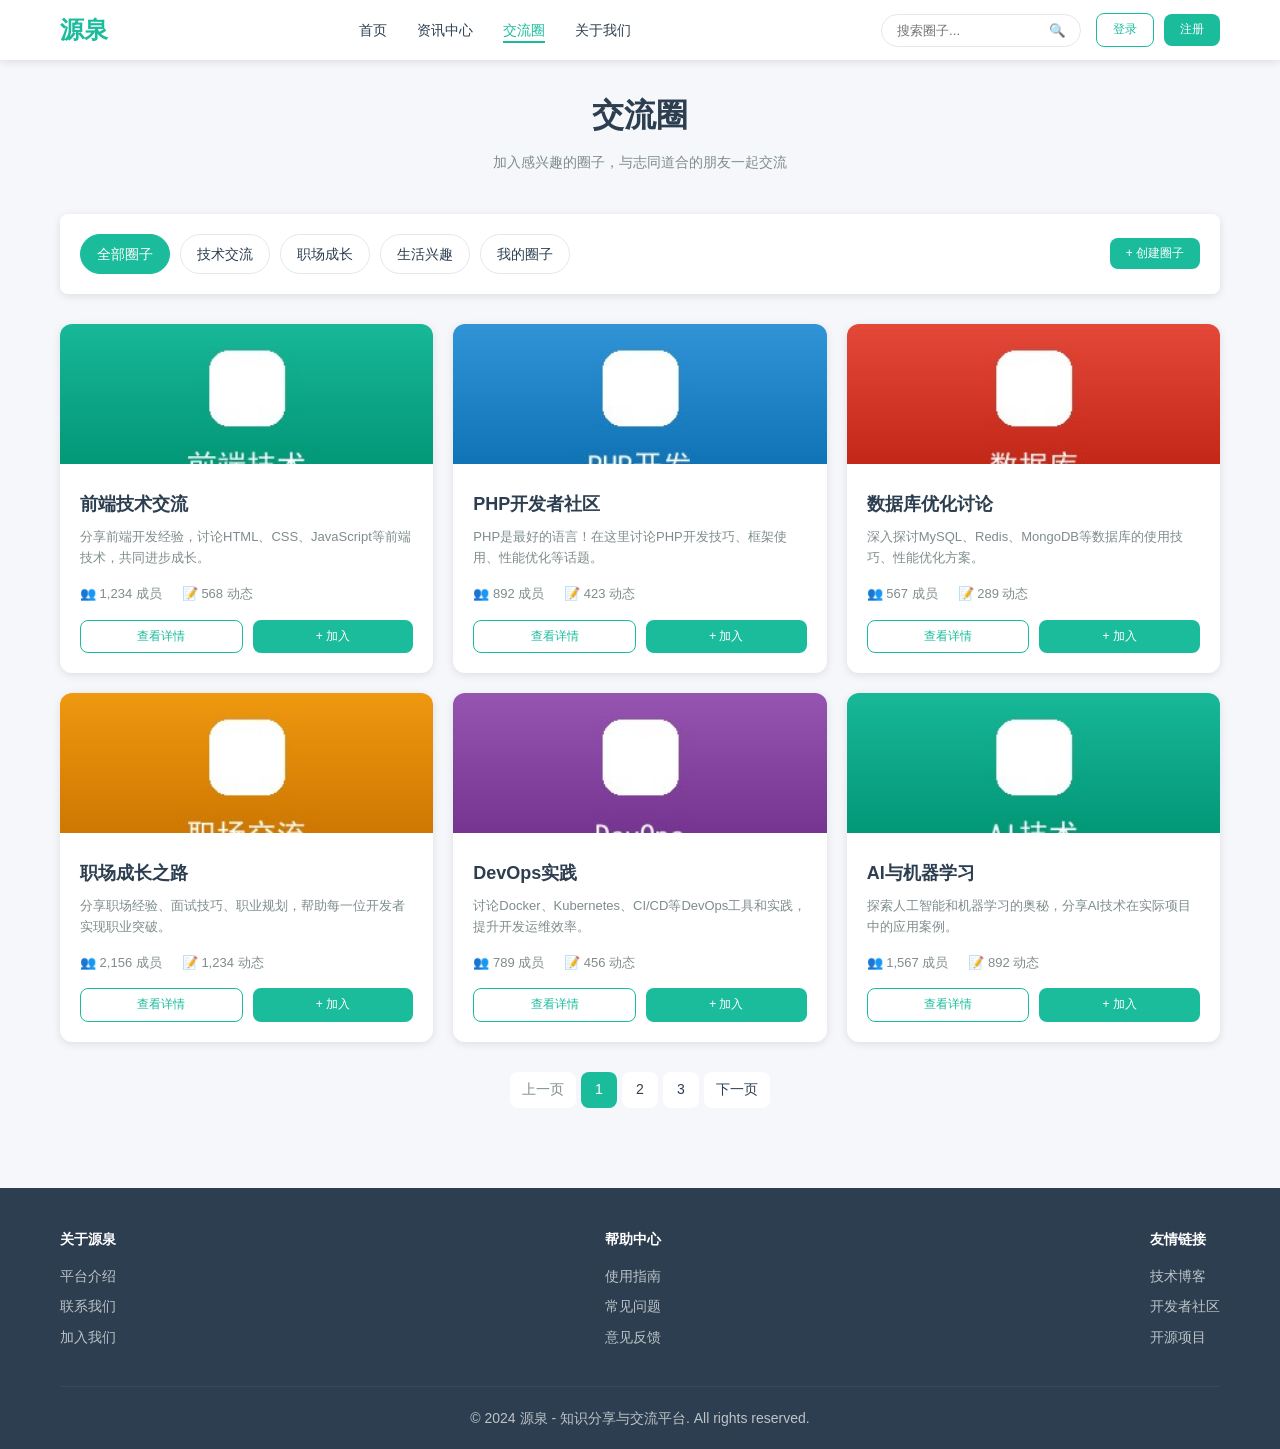
<file: 源泉动态网页设计/circles.html>
<!DOCTYPE html>
<html lang="zh-CN">
<head>
    <meta charset="UTF-8">
    <meta name="viewport" content="width=device-width, initial-scale=1.0">
    <title>交流圈 - 源泉</title>
    <link rel="stylesheet" href="css/style.css">
    <style>
        .circle-grid {
            display: grid;
            grid-template-columns: repeat(auto-fill, minmax(280px, 1fr));
            gap: 20px;
        }
        .circle-card-item {
            background: white;
            border-radius: 12px;
            overflow: hidden;
            box-shadow: 0 2px 8px rgba(0,0,0,0.1);
            transition: transform 0.3s, box-shadow 0.3s;
        }
        .circle-card-item:hover {
            transform: translateY(-5px);
            box-shadow: 0 8px 24px rgba(0,0,0,0.15);
        }
        .circle-card-cover {
            width: 100%;
            height: 140px;
            object-fit: cover;
        }
        .circle-card-body {
            padding: 20px;
        }
        .circle-card-title {
            font-size: 18px;
            font-weight: 600;
            margin-bottom: 8px;
            color: #2c3e50;
        }
        .circle-card-desc {
            font-size: 13px;
            color: #7f8c8d;
            margin-bottom: 15px;
            overflow: hidden;
            display: -webkit-box;
            -webkit-line-clamp: 2;
            -webkit-box-orient: vertical;
        }
        .circle-card-stats {
            display: flex;
            gap: 20px;
            font-size: 13px;
            color: #7f8c8d;
            margin-bottom: 15px;
        }
        .circle-card-footer {
            display: flex;
            gap: 10px;
        }
        .circle-card-footer .btn {
            flex: 1;
        }
    </style>
</head>
<body>
    <!-- 导航栏 -->
    <nav class="navbar">
        <div class="container">
            <a href="index.html" class="logo">
                <span>源泉</span>
            </a>
            <ul class="nav-menu">
                <li><a href="index.html">首页</a></li>
                <li><a href="articles.html">资讯中心</a></li>
                <li><a href="circles.html" class="active">交流圈</a></li>
                <li><a href="about.html">关于我们</a></li>
            </ul>
            <div class="nav-right">
                <div class="search-box">
                    <input type="text" placeholder="搜索圈子...">
                    <button type="button">🔍</button>
                </div>
                <div class="user-menu">
                    <a href="login.html" class="btn btn-outline btn-sm">登录</a>
                    <a href="register.html" class="btn btn-primary btn-sm">注册</a>
                </div>
            </div>
        </div>
    </nav>

    <!-- 主要内容 -->
    <main class="main-content" style="padding: 30px 0;">
        <div class="container">
            <!-- 页面标题 -->
            <div style="text-align: center; margin-bottom: 40px;">
                <h1 style="font-size: 32px; margin-bottom: 10px;">交流圈</h1>
                <p style="color: #7f8c8d;">加入感兴趣的圈子，与志同道合的朋友一起交流</p>
            </div>

            <!-- 筛选和创建 -->
            <div class="card" style="margin-bottom: 30px;">
                <div class="card-body">
                    <div style="display: flex; justify-content: space-between; align-items: center; flex-wrap: wrap; gap: 15px;">
                        <div class="category-list">
                            <a href="circles.html" class="category-tag active">全部圈子</a>
                            <a href="circles.html?type=tech" class="category-tag">技术交流</a>
                            <a href="circles.html?type=career" class="category-tag">职场成长</a>
                            <a href="circles.html?type=life" class="category-tag">生活兴趣</a>
                            <a href="circles.html?type=my" class="category-tag">我的圈子</a>
                        </div>
                        <a href="create-circle.html" class="btn btn-primary btn-sm">+ 创建圈子</a>
                    </div>
                </div>
            </div>

            <!-- 圈子列表 -->
            <div class="circle-grid">
                <div class="circle-card-item">
                    <img src="img/circle-frontend.jpg" alt="圈子封面" class="circle-card-cover">
                    <div class="circle-card-body">
                        <h3 class="circle-card-title">前端技术交流</h3>
                        <p class="circle-card-desc">分享前端开发经验，讨论HTML、CSS、JavaScript等前端技术，共同进步成长。</p>
                        <div class="circle-card-stats">
                            <span>👥 1,234 成员</span>
                            <span>📝 568 动态</span>
                        </div>
                        <div class="circle-card-footer">
                            <a href="circle-detail.html" class="btn btn-outline btn-sm">查看详情</a>
                            <button class="btn btn-primary btn-sm" onclick="joinCircle(1)">+ 加入</button>
                        </div>
                    </div>
                </div>

                <div class="circle-card-item">
                    <img src="img/circle-php.jpg" alt="圈子封面" class="circle-card-cover">
                    <div class="circle-card-body">
                        <h3 class="circle-card-title">PHP开发者社区</h3>
                        <p class="circle-card-desc">PHP是最好的语言！在这里讨论PHP开发技巧、框架使用、性能优化等话题。</p>
                        <div class="circle-card-stats">
                            <span>👥 892 成员</span>
                            <span>📝 423 动态</span>
                        </div>
                        <div class="circle-card-footer">
                            <a href="circle-detail.html" class="btn btn-outline btn-sm">查看详情</a>
                            <button class="btn btn-primary btn-sm" onclick="joinCircle(2)">+ 加入</button>
                        </div>
                    </div>
                </div>

                <div class="circle-card-item">
                    <img src="img/circle-database.jpg" alt="圈子封面" class="circle-card-cover">
                    <div class="circle-card-body">
                        <h3 class="circle-card-title">数据库优化讨论</h3>
                        <p class="circle-card-desc">深入探讨MySQL、Redis、MongoDB等数据库的使用技巧、性能优化方案。</p>
                        <div class="circle-card-stats">
                            <span>👥 567 成员</span>
                            <span>📝 289 动态</span>
                        </div>
                        <div class="circle-card-footer">
                            <a href="circle-detail.html" class="btn btn-outline btn-sm">查看详情</a>
                            <button class="btn btn-primary btn-sm" onclick="joinCircle(3)">+ 加入</button>
                        </div>
                    </div>
                </div>

                <div class="circle-card-item">
                    <img src="img/circle-career.jpg" alt="圈子封面" class="circle-card-cover">
                    <div class="circle-card-body">
                        <h3 class="circle-card-title">职场成长之路</h3>
                        <p class="circle-card-desc">分享职场经验、面试技巧、职业规划，帮助每一位开发者实现职业突破。</p>
                        <div class="circle-card-stats">
                            <span>👥 2,156 成员</span>
                            <span>📝 1,234 动态</span>
                        </div>
                        <div class="circle-card-footer">
                            <a href="circle-detail.html" class="btn btn-outline btn-sm">查看详情</a>
                            <button class="btn btn-primary btn-sm" onclick="joinCircle(4)">+ 加入</button>
                        </div>
                    </div>
                </div>

                <div class="circle-card-item">
                    <img src="img/circle-devops.jpg" alt="圈子封面" class="circle-card-cover">
                    <div class="circle-card-body">
                        <h3 class="circle-card-title">DevOps实践</h3>
                        <p class="circle-card-desc">讨论Docker、Kubernetes、CI/CD等DevOps工具和实践，提升开发运维效率。</p>
                        <div class="circle-card-stats">
                            <span>👥 789 成员</span>
                            <span>📝 456 动态</span>
                        </div>
                        <div class="circle-card-footer">
                            <a href="circle-detail.html" class="btn btn-outline btn-sm">查看详情</a>
                            <button class="btn btn-primary btn-sm" onclick="joinCircle(5)">+ 加入</button>
                        </div>
                    </div>
                </div>

                <div class="circle-card-item">
                    <img src="img/circle-ai.jpg" alt="圈子封面" class="circle-card-cover">
                    <div class="circle-card-body">
                        <h3 class="circle-card-title">AI与机器学习</h3>
                        <p class="circle-card-desc">探索人工智能和机器学习的奥秘，分享AI技术在实际项目中的应用案例。</p>
                        <div class="circle-card-stats">
                            <span>👥 1,567 成员</span>
                            <span>📝 892 动态</span>
                        </div>
                        <div class="circle-card-footer">
                            <a href="circle-detail.html" class="btn btn-outline btn-sm">查看详情</a>
                            <button class="btn btn-primary btn-sm" onclick="joinCircle(6)">+ 加入</button>
                        </div>
                    </div>
                </div>
            </div>

            <!-- 分页 -->
            <div class="pagination">
                <a href="#" class="disabled">上一页</a>
                <span class="current">1</span>
                <a href="#">2</a>
                <a href="#">3</a>
                <a href="#">下一页</a>
            </div>
        </div>
    </main>

    <!-- 页脚 -->
    <footer class="footer">
        <div class="container">
            <div class="footer-content">
                <div class="footer-section">
                    <h4>关于源泉</h4>
                    <a href="about.html">平台介绍</a>
                    <a href="about.html">联系我们</a>
                    <a href="about.html">加入我们</a>
                </div>
                <div class="footer-section">
                    <h4>帮助中心</h4>
                    <a href="help.html">使用指南</a>
                    <a href="help.html">常见问题</a>
                    <a href="help.html">意见反馈</a>
                </div>
                <div class="footer-section">
                    <h4>友情链接</h4>
                    <a href="#">技术博客</a>
                    <a href="#">开发者社区</a>
                    <a href="#">开源项目</a>
                </div>
            </div>
            <div class="footer-bottom">
                <p>&copy; 2024 源泉 - 知识分享与交流平台. All rights reserved.</p>
            </div>
        </div>
    </footer>

    <!-- 回到顶部按钮 -->
    <button class="back-to-top">↑</button>

    <script src="js/main.js"></script>
    <script src="js/auth.js"></script>
    <script>
        function joinCircle(circleId) {
            showMessage('请先登录后再加入圈子', 'warning');
        }
    </script>
</body>
</html>
</file>
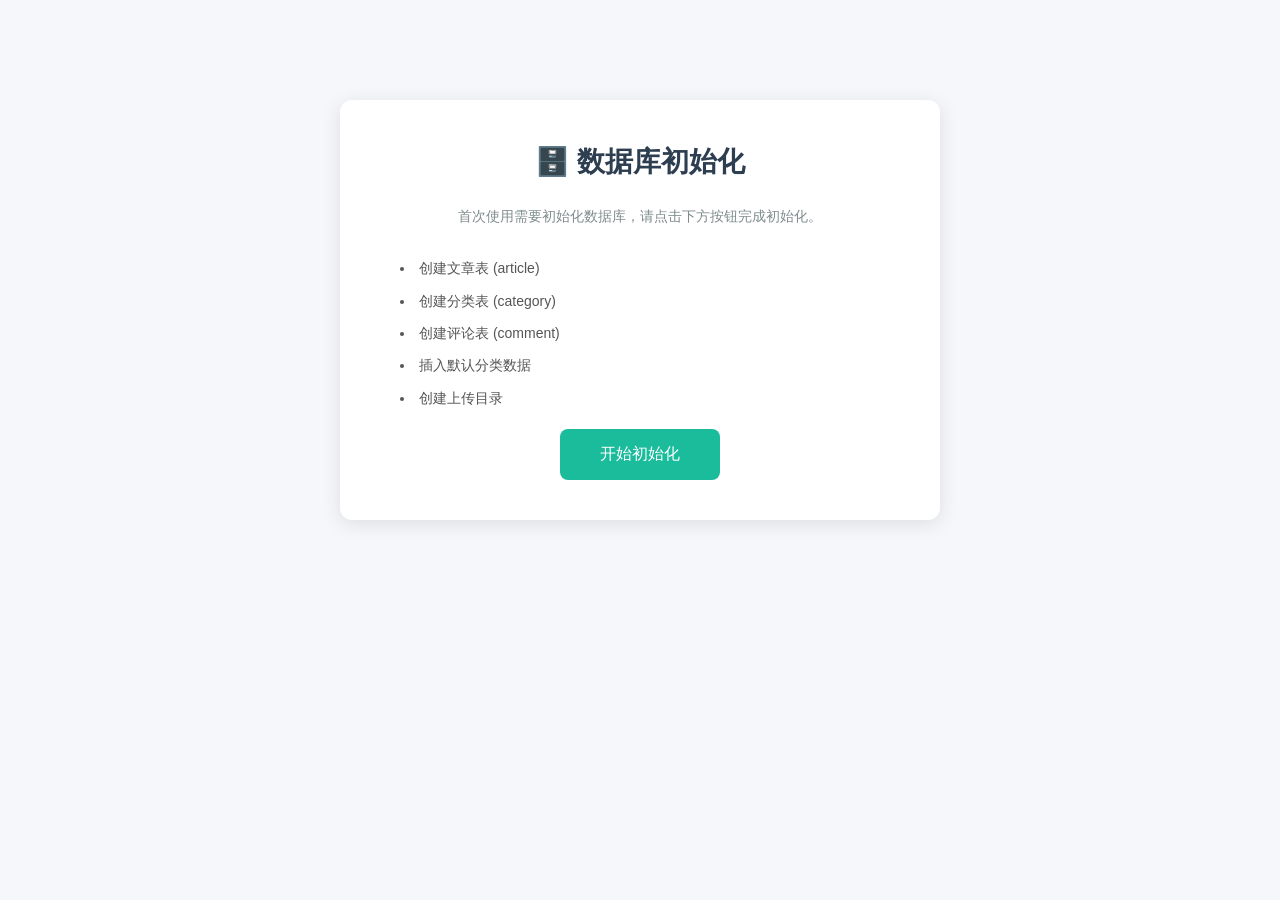
<file: 源泉动态网页设计/init.html>
<!DOCTYPE html>
<html lang="zh-CN">
<head>
    <meta charset="UTF-8">
    <meta name="viewport" content="width=device-width, initial-scale=1.0">
    <title>数据库初始化 - 源泉</title>
    <link rel="stylesheet" href="css/style.css">
    <style>
        .init-container {
            max-width: 600px;
            margin: 100px auto;
            padding: 40px;
            background: white;
            border-radius: 12px;
            box-shadow: 0 4px 20px rgba(0,0,0,0.1);
            text-align: center;
        }
        .init-container h1 {
            margin-bottom: 20px;
            color: #2c3e50;
        }
        .init-container p {
            color: #7f8c8d;
            margin-bottom: 30px;
        }
        .init-btn {
            padding: 15px 40px;
            font-size: 16px;
            cursor: pointer;
        }
        .result-box {
            margin-top: 30px;
            padding: 20px;
            border-radius: 8px;
            text-align: left;
            display: none;
        }
        .result-box.success {
            background: #d4edda;
            color: #155724;
            border: 1px solid #c3e6cb;
        }
        .result-box.error {
            background: #f8d7da;
            color: #721c24;
            border: 1px solid #f5c6cb;
        }
        .result-box.loading {
            background: #fff3cd;
            color: #856404;
            border: 1px solid #ffeaa7;
            display: block;
        }
        .step-list {
            text-align: left;
            margin: 20px 0;
            padding-left: 20px;
        }
        .step-list li {
            margin: 10px 0;
            color: #555;
        }
    </style>
</head>
<body style="background: #f5f7fa;">
    <div class="init-container">
        <h1>🗄️ 数据库初始化</h1>
        <p>首次使用需要初始化数据库，请点击下方按钮完成初始化。</p>
        
        <div class="step-list">
            <li>创建文章表 (article)</li>
            <li>创建分类表 (category)</li>
            <li>创建评论表 (comment)</li>
            <li>插入默认分类数据</li>
            <li>创建上传目录</li>
        </div>
        
        <button class="btn btn-primary init-btn" onclick="initDatabase()">
            开始初始化
        </button>
        
        <div id="resultBox" class="result-box"></div>
    </div>

    <script>
        async function initDatabase() {
            const btn = document.querySelector('.init-btn');
            const resultBox = document.getElementById('resultBox');
            
            btn.disabled = true;
            btn.textContent = '初始化中...';
            resultBox.className = 'result-box loading';
            resultBox.innerHTML = '<p>⏳ 正在初始化数据库，请稍候...</p>';
            
            try {
                const response = await fetch('php/init_db.php');
                const result = await response.json();
                
                if (result.success) {
                    resultBox.className = 'result-box success';
                    resultBox.innerHTML = `
                        <h3>✅ 初始化成功</h3>
                        <p>${result.message}</p>
                        <p>创建的表：${result.data.tables.join(', ')}</p>
                        <br>
                        <a href="articles.html" class="btn btn-primary">进入资讯中心</a>
                        <a href="publish.html" class="btn btn-outline" style="margin-left: 10px;">发布文章</a>
                    `;
                } else {
                    resultBox.className = 'result-box error';
                    resultBox.innerHTML = `
                        <h3>❌ 初始化失败</h3>
                        <p>${result.message}</p>
                    `;
                }
            } catch (error) {
                resultBox.className = 'result-box error';
                resultBox.innerHTML = `
                    <h3>❌ 请求失败</h3>
                    <p>网络错误或服务器异常：${error.message}</p>
                `;
            } finally {
                btn.disabled = false;
                btn.textContent = '重新初始化';
            }
        }
    </script>
</body>
</html>
</file>
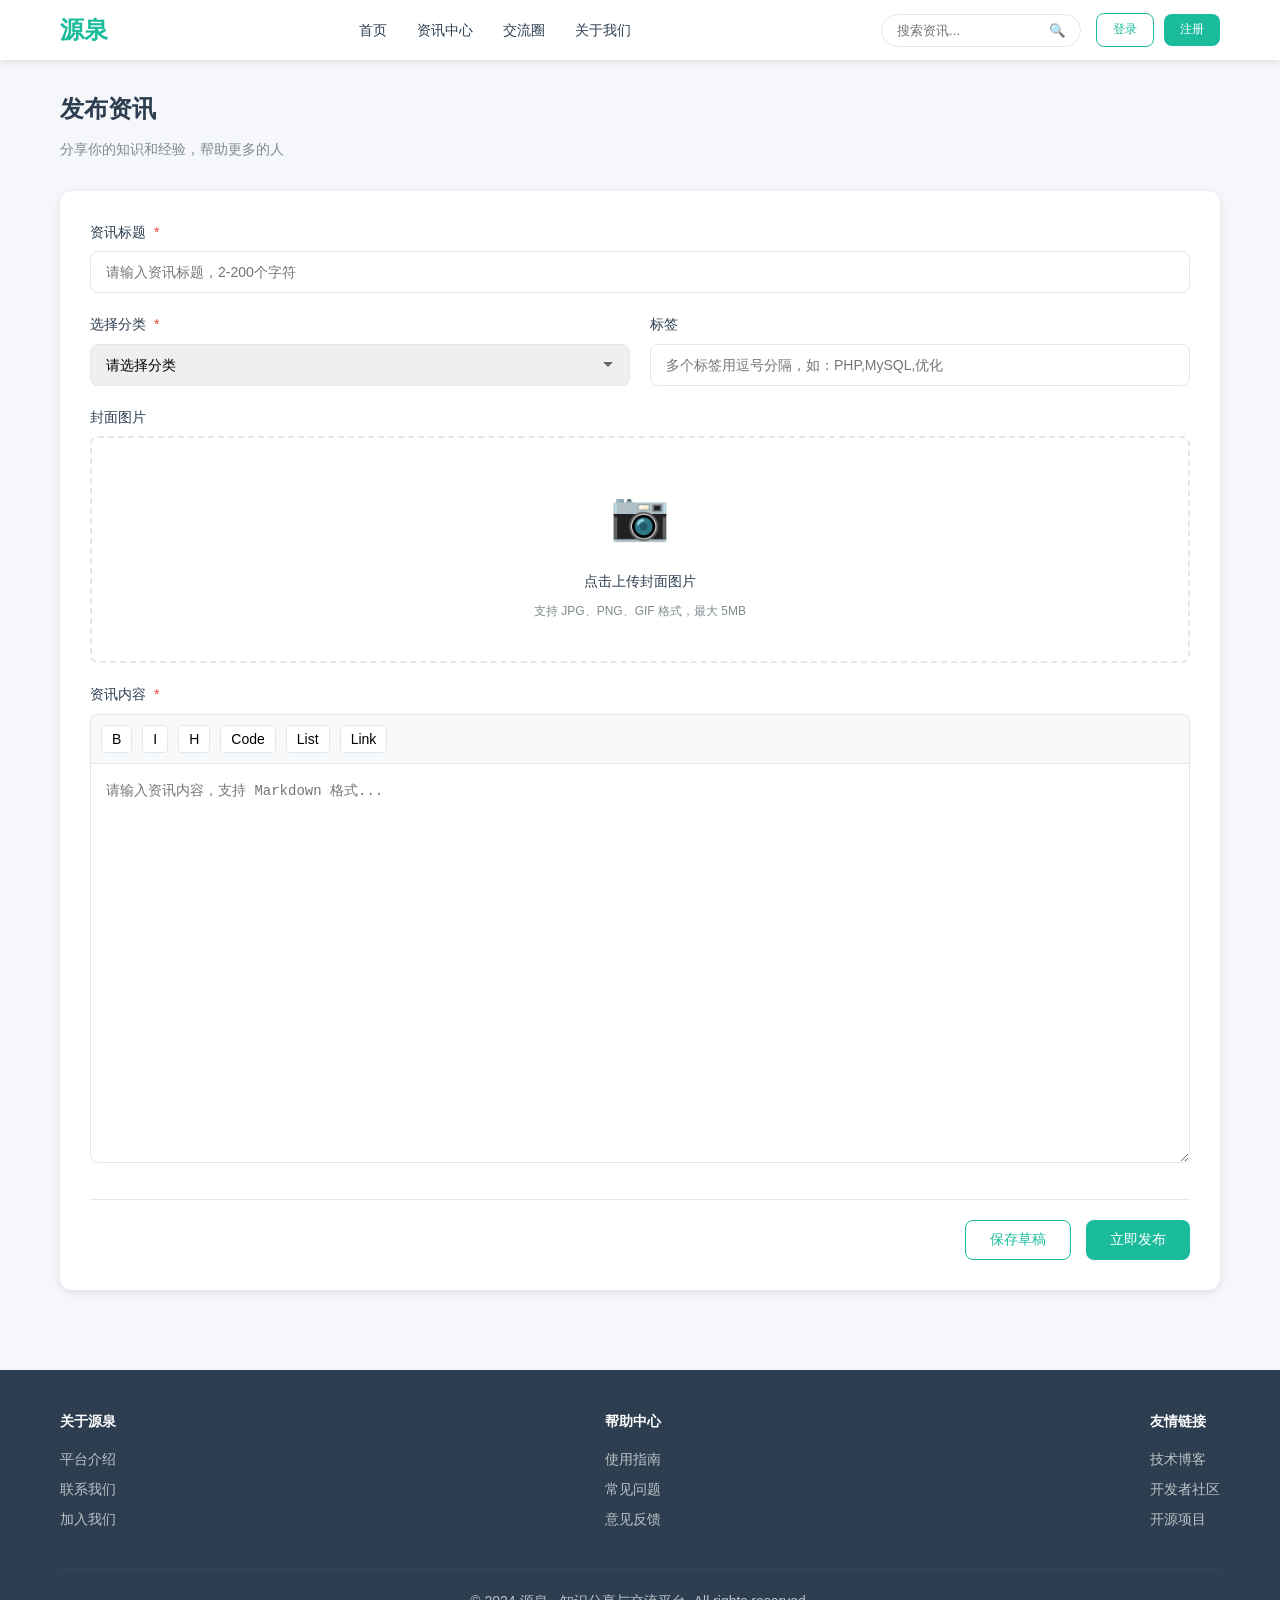
<file: 源泉动态网页设计/publish.html>
<!DOCTYPE html>
<html lang="zh-CN">
<head>
    <meta charset="UTF-8">
    <meta name="viewport" content="width=device-width, initial-scale=1.0">
    <title>发布资讯 - 源泉</title>
    <link rel="stylesheet" href="css/style.css">
    <style>
        .publish-page {
            padding: 30px 0;
        }
        .publish-header {
            margin-bottom: 30px;
        }
        .publish-header h1 {
            font-size: 24px;
            margin-bottom: 10px;
        }
        .publish-form {
            background: white;
            border-radius: 12px;
            padding: 30px;
            box-shadow: 0 2px 8px rgba(0,0,0,0.1);
        }
        .form-row {
            display: flex;
            gap: 20px;
            margin-bottom: 20px;
        }
        .form-row .form-group {
            flex: 1;
            margin-bottom: 0;
        }
        .cover-upload {
            border: 2px dashed #e1e8ed;
            border-radius: 8px;
            padding: 40px;
            text-align: center;
            cursor: pointer;
            transition: all 0.3s;
        }
        .cover-upload:hover {
            border-color: #1abc9c;
            background: rgba(26, 188, 156, 0.05);
        }
        .cover-upload i {
            font-size: 48px;
            color: #bdc3c7;
            margin-bottom: 15px;
        }
        .cover-preview {
            max-width: 100%;
            max-height: 200px;
            border-radius: 8px;
            display: none;
        }
        .editor-toolbar {
            display: flex;
            gap: 10px;
            padding: 10px;
            background: #f8f9fa;
            border: 1px solid #e1e8ed;
            border-bottom: none;
            border-radius: 8px 8px 0 0;
        }
        .editor-toolbar button {
            padding: 5px 10px;
            background: white;
            border: 1px solid #e1e8ed;
            border-radius: 4px;
            cursor: pointer;
            font-size: 14px;
        }
        .editor-toolbar button:hover {
            background: #1abc9c;
            color: white;
            border-color: #1abc9c;
        }
        .editor-content {
            width: 100%;
            min-height: 400px;
            padding: 15px;
            border: 1px solid #e1e8ed;
            border-radius: 0 0 8px 8px;
            resize: vertical;
            font-size: 14px;
            line-height: 1.8;
        }
        .form-actions {
            display: flex;
            gap: 15px;
            justify-content: flex-end;
            margin-top: 30px;
            padding-top: 20px;
            border-top: 1px solid #e1e8ed;
        }
    </style>
</head>
<body>
    <!-- 导航栏 -->
    <nav class="navbar">
        <div class="container">
            <a href="index.html" class="logo">
                <span>源泉</span>
            </a>
            <ul class="nav-menu">
                <li><a href="index.html">首页</a></li>
                <li><a href="articles.html">资讯中心</a></li>
                <li><a href="circles.html">交流圈</a></li>
                <li><a href="about.html">关于我们</a></li>
            </ul>
            <div class="nav-right">
                <div class="search-box">
                    <input type="text" placeholder="搜索资讯...">
                    <button type="button">🔍</button>
                </div>
                <div class="user-menu">
                    <a href="login.html" class="btn btn-outline btn-sm">登录</a>
                    <a href="register.html" class="btn btn-primary btn-sm">注册</a>
                </div>
            </div>
        </div>
    </nav>

    <!-- 主要内容 -->
    <main class="publish-page">
        <div class="container">
            <div class="publish-header">
                <h1>发布资讯</h1>
                <p style="color: #7f8c8d;">分享你的知识和经验，帮助更多的人</p>
            </div>

            <form class="publish-form" id="publishForm" action="php/article.php?action=create" method="POST" enctype="multipart/form-data" data-validate>
                <!-- 标题 -->
                <div class="form-group">
                    <label class="form-label">资讯标题 <span class="required">*</span></label>
                    <input type="text" name="title" class="form-control" placeholder="请输入资讯标题，2-200个字符" required maxlength="200">
                </div>

                <!-- 分类和标签 -->
                <div class="form-row">
                    <div class="form-group">
                        <label class="form-label">选择分类 <span class="required">*</span></label>
                        <select name="category_id" class="form-control" required>
                            <option value="">请选择分类</option>
                            <option value="1">技术教程</option>
                            <option value="2">经验分享</option>
                            <option value="3">行业动态</option>
                            <option value="4">生活随笔</option>
                            <option value="5">前端开发</option>
                            <option value="6">后端开发</option>
                            <option value="7">数据库</option>
                        </select>
                    </div>
                    <div class="form-group">
                        <label class="form-label">标签</label>
                        <input type="text" name="tags" class="form-control" placeholder="多个标签用逗号分隔，如：PHP,MySQL,优化">
                    </div>
                </div>

                <!-- 封面图片 -->
                <div class="form-group">
                    <label class="form-label">封面图片</label>
                    <div class="cover-upload" onclick="document.getElementById('coverInput').click()">
                        <input type="file" id="coverInput" name="cover_image" accept="image/*" style="display: none;" onchange="previewCover(this)">
                        <div id="uploadPlaceholder">
                            <div style="font-size: 48px; margin-bottom: 15px;">📷</div>
                            <p>点击上传封面图片</p>
                            <p style="font-size: 12px; color: #7f8c8d; margin-top: 10px;">支持 JPG、PNG、GIF 格式，最大 5MB</p>
                        </div>
                        <img id="coverPreview" class="cover-preview" alt="封面预览">
                    </div>
                </div>

                <!-- 内容编辑器 -->
                <div class="form-group">
                    <label class="form-label">资讯内容 <span class="required">*</span></label>
                    <div class="editor-toolbar">
                        <button type="button" onclick="insertText('**粗体**')">B</button>
                        <button type="button" onclick="insertText('*斜体*')">I</button>
                        <button type="button" onclick="insertText('# 标题')">H</button>
                        <button type="button" onclick="insertText('```\n代码块\n```')">Code</button>
                        <button type="button" onclick="insertText('- 列表项')">List</button>
                        <button type="button" onclick="insertText('[链接文本](url)')">Link</button>
                    </div>
                    <textarea name="content" class="editor-content" placeholder="请输入资讯内容，支持 Markdown 格式..." required></textarea>
                </div>

                <!-- 操作按钮 -->
                <div class="form-actions">
                    <button type="button" class="btn btn-outline" onclick="saveDraft()">保存草稿</button>
                    <button type="submit" class="btn btn-primary" id="submitBtn">立即发布</button>
                </div>
            </form>
        </div>
    </main>

    <!-- 页脚 -->
    <footer class="footer">
        <div class="container">
            <div class="footer-content">
                <div class="footer-section">
                    <h4>关于源泉</h4>
                    <a href="about.html">平台介绍</a>
                    <a href="about.html">联系我们</a>
                    <a href="about.html">加入我们</a>
                </div>
                <div class="footer-section">
                    <h4>帮助中心</h4>
                    <a href="help.html">使用指南</a>
                    <a href="help.html">常见问题</a>
                    <a href="help.html">意见反馈</a>
                </div>
                <div class="footer-section">
                    <h4>友情链接</h4>
                    <a href="#">技术博客</a>
                    <a href="#">开发者社区</a>
                    <a href="#">开源项目</a>
                </div>
            </div>
            <div class="footer-bottom">
                <p>&copy; 2024 源泉 - 知识分享与交流平台. All rights reserved.</p>
            </div>
        </div>
    </footer>

    <script src="js/main.js"></script>
    <script src="js/auth.js"></script>
    <script src="js/article.js"></script>
    <script>
        // 预览封面图片
        function previewCover(input) {
            const preview = document.getElementById('coverPreview');
            const placeholder = document.getElementById('uploadPlaceholder');
            
            if (input.files && input.files[0]) {
                const reader = new FileReader();
                reader.onload = function(e) {
                    preview.src = e.target.result;
                    preview.style.display = 'block';
                    placeholder.style.display = 'none';
                };
                reader.readAsDataURL(input.files[0]);
            }
        }
        
        // 插入文本到编辑器
        function insertText(text) {
            const textarea = document.querySelector('.editor-content');
            const start = textarea.selectionStart;
            const end = textarea.selectionEnd;
            const value = textarea.value;
            
            textarea.value = value.substring(0, start) + text + value.substring(end);
            textarea.focus();
            textarea.selectionStart = textarea.selectionEnd = start + text.length;
        }
        
        // 保存草稿
        function saveDraft() {
            if (!Auth.isLoggedIn()) {
                showMessage('请先登录后再保存草稿', 'warning');
                return;
            }
            
            const form = document.getElementById('publishForm');
            const formData = new FormData(form);
            formData.append('draft', '1');
            
            const submitBtn = document.getElementById('submitBtn');
            const originalText = submitBtn?.textContent;
            
            if (submitBtn) {
                submitBtn.disabled = true;
                submitBtn.textContent = '保存中...';
            }
            
            fetch('php/article.php?action=create', {
                method: 'POST',
                body: formData
            })
            .then(response => response.json())
            .then(result => {
                if (result.success) {
                    showMessage('草稿保存成功！', 'success');
                } else {
                    showMessage(result.message || '保存失败', 'error');
                }
            })
            .catch(error => {
                console.error('保存草稿失败:', error);
                showMessage('网络错误，请稍后重试', 'error');
            })
            .finally(() => {
                if (submitBtn) {
                    submitBtn.disabled = false;
                    submitBtn.textContent = originalText;
                }
            });
        }
    </script>
</body>
</html>
</file>
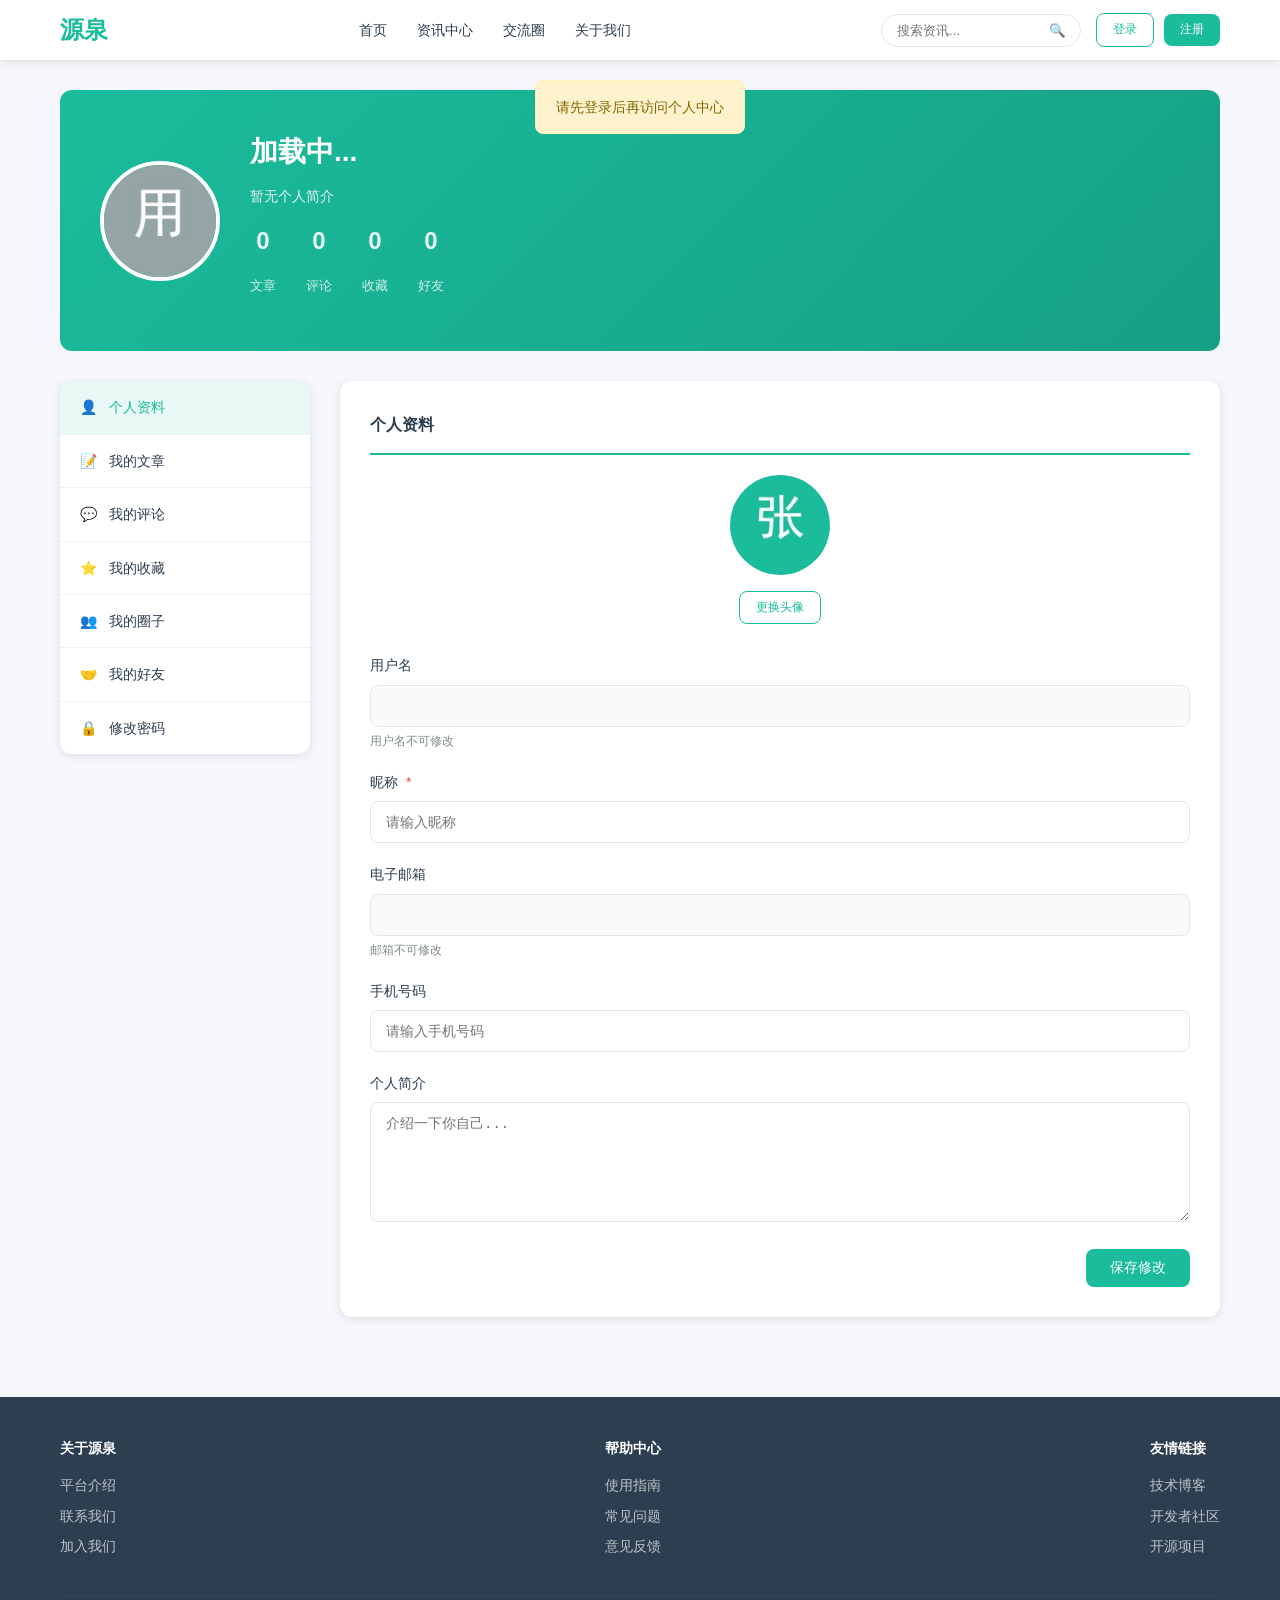
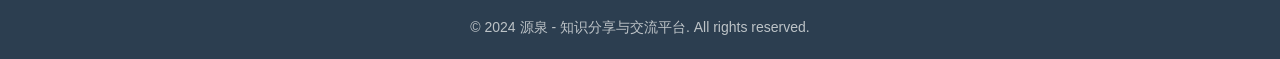
<file: 源泉动态网页设计/user-center.html>
<!DOCTYPE html>
<html lang="zh-CN">
<head>
    <meta charset="UTF-8">
    <meta name="viewport" content="width=device-width, initial-scale=1.0">
    <title>个人中心 - 源泉</title>
    <link rel="stylesheet" href="css/style.css">
    <style>
        .user-center-page {
            padding: 30px 0;
        }
        .user-profile-header {
            background: linear-gradient(135deg, #1abc9c 0%, #16a085 100%);
            border-radius: 12px;
            padding: 40px;
            color: white;
            margin-bottom: 30px;
            display: flex;
            align-items: center;
            gap: 30px;
        }
        .user-avatar-large {
            width: 120px;
            height: 120px;
            border-radius: 50%;
            border: 4px solid white;
            object-fit: cover;
        }
        .user-info h2 {
            font-size: 28px;
            margin-bottom: 10px;
        }
        .user-info p {
            opacity: 0.9;
            margin-bottom: 15px;
        }
        .user-stats {
            display: flex;
            gap: 30px;
        }
        .user-stats div {
            text-align: center;
        }
        .user-stats .number {
            font-size: 24px;
            font-weight: 600;
        }
        .user-stats .label {
            font-size: 13px;
            opacity: 0.8;
        }
        .user-content {
            display: flex;
            gap: 30px;
        }
        .user-sidebar {
            width: 250px;
            flex-shrink: 0;
        }
        .user-main {
            flex: 1;
        }
        .menu-list {
            background: white;
            border-radius: 12px;
            overflow: hidden;
            box-shadow: 0 2px 8px rgba(0,0,0,0.1);
        }
        .menu-item {
            display: flex;
            align-items: center;
            gap: 12px;
            padding: 15px 20px;
            color: #2c3e50;
            border-bottom: 1px solid #f0f0f0;
            transition: all 0.3s;
        }
        .menu-item:last-child {
            border-bottom: none;
        }
        .menu-item:hover,
        .menu-item.active {
            background: rgba(26, 188, 156, 0.1);
            color: #1abc9c;
        }
        .menu-item i {
            font-size: 18px;
            width: 24px;
            text-align: center;
        }
        .content-card {
            background: white;
            border-radius: 12px;
            padding: 30px;
            box-shadow: 0 2px 8px rgba(0,0,0,0.1);
        }
        .content-card h3 {
            margin-bottom: 20px;
            padding-bottom: 15px;
            border-bottom: 2px solid #1abc9c;
        }
        .profile-form .avatar-upload {
            text-align: center;
            margin-bottom: 30px;
        }
        .profile-form .avatar-upload img {
            width: 100px;
            height: 100px;
            border-radius: 50%;
            object-fit: cover;
            margin-bottom: 10px;
        }
        .profile-form .avatar-upload input {
            display: none;
        }
        .tab-nav {
            display: flex;
            gap: 5px;
            margin-bottom: 20px;
            border-bottom: 2px solid #e1e8ed;
        }
        .tab-nav a {
            padding: 12px 20px;
            color: #7f8c8d;
            border-bottom: 2px solid transparent;
            margin-bottom: -2px;
        }
        .tab-nav a:hover,
        .tab-nav a.active {
            color: #1abc9c;
            border-bottom-color: #1abc9c;
        }
    </style>
</head>
<body>
    <!-- 导航栏 -->
    <nav class="navbar">
        <div class="container">
            <a href="index.html" class="logo">
                <span>源泉</span>
            </a>
            <ul class="nav-menu">
                <li><a href="index.html">首页</a></li>
                <li><a href="articles.html">资讯中心</a></li>
                <li><a href="circles.html">交流圈</a></li>
                <li><a href="about.html">关于我们</a></li>
            </ul>
            <div class="nav-right">
                <div class="search-box">
                    <input type="text" placeholder="搜索资讯...">
                    <button type="button">🔍</button>
                </div>
                <div class="user-menu">
                    <a href="login.html" class="btn btn-outline btn-sm">登录</a>
                    <a href="register.html" class="btn btn-primary btn-sm">注册</a>
                </div>
            </div>
        </div>
    </nav>

    <!-- 主要内容 -->
    <main class="user-center-page">
        <div class="container">
            <!-- 用户资料头部 -->
            <div class="user-profile-header">
                <img src="img/avatar-default.jpg" alt="用户头像" class="user-avatar-large" id="headerAvatar">
                <div class="user-info">
                    <h2 id="headerNickname">加载中...</h2>
                    <p id="headerBio">暂无个人简介</p>
                    <div class="user-stats">
                        <div>
                            <p class="number" id="statArticles">0</p>
                            <p class="label">文章</p>
                        </div>
                        <div>
                            <p class="number" id="statComments">0</p>
                            <p class="label">评论</p>
                        </div>
                        <div>
                            <p class="number" id="statFavorites">0</p>
                            <p class="label">收藏</p>
                        </div>
                        <div>
                            <p class="number" id="statFriends">0</p>
                            <p class="label">好友</p>
                        </div>
                    </div>
                </div>
            </div>

            <div class="user-content">
                <!-- 侧边栏菜单 -->
                <aside class="user-sidebar">
                    <div class="menu-list">
                        <a href="#profile" class="menu-item active" onclick="showTab('profile')">
                            <span>👤</span> 个人资料
                        </a>
                        <a href="#articles" class="menu-item" onclick="showTab('articles')">
                            <span>📝</span> 我的文章
                        </a>
                        <a href="#comments" class="menu-item" onclick="showTab('comments')">
                            <span>💬</span> 我的评论
                        </a>
                        <a href="#favorites" class="menu-item" onclick="showTab('favorites')">
                            <span>⭐</span> 我的收藏
                        </a>
                        <a href="#circles" class="menu-item" onclick="showTab('circles')">
                            <span>👥</span> 我的圈子
                        </a>
                        <a href="#friends" class="menu-item" onclick="showTab('friends')">
                            <span>🤝</span> 我的好友
                        </a>
                        <a href="#password" class="menu-item" onclick="showTab('password')">
                            <span>🔒</span> 修改密码
                        </a>
                    </div>
                </aside>

                <!-- 主内容区 -->
                <div class="user-main">
                    <!-- 个人资料 -->
                    <div id="profile" class="content-card tab-content">
                        <h3>个人资料</h3>
                        <form class="profile-form" id="profileForm">
                            <div class="avatar-upload">
                                <img src="img/avatar-1.jpg" alt="头像" id="avatarPreview">
                                <div>
                                    <label for="avatarInput" class="btn btn-outline btn-sm" style="cursor: pointer;">更换头像</label>
                                    <input type="file" id="avatarInput" accept="image/*" onchange="previewAvatar(this)">
                                </div>
                            </div>
                            <div class="form-group">
                                <label class="form-label">用户名</label>
                                <input type="text" name="username" class="form-control" value="" disabled>
                                <p style="font-size: 12px; color: #7f8c8d; margin-top: 5px;">用户名不可修改</p>
                            </div>
                            <div class="form-group">
                                <label class="form-label">昵称 <span class="required">*</span></label>
                                <input type="text" name="nickname" class="form-control" value="" placeholder="请输入昵称" required>
                            </div>
                            <div class="form-group">
                                <label class="form-label">电子邮箱</label>
                                <input type="email" name="email" class="form-control" value="" disabled>
                                <p style="font-size: 12px; color: #7f8c8d; margin-top: 5px;">邮箱不可修改</p>
                            </div>
                            <div class="form-group">
                                <label class="form-label">手机号码</label>
                                <input type="tel" name="phone" class="form-control" value="" placeholder="请输入手机号码">
                            </div>
                            <div class="form-group">
                                <label class="form-label">个人简介</label>
                                <textarea name="bio" class="form-control" rows="4" placeholder="介绍一下你自己..."></textarea>
                            </div>
                            <div style="text-align: right;">
                                <button type="submit" class="btn btn-primary">保存修改</button>
                            </div>
                        </form>
                    </div>

                    <!-- 我的文章 -->
                    <div id="articles" class="content-card tab-content" style="display: none;">
                        <h3>我的文章</h3>
                        <div class="tab-nav">
                            <a href="#" class="active" onclick="loadMyArticles(-1, this)">全部</a>
                            <a href="#" onclick="loadMyArticles(1, this)">已发布</a>
                            <a href="#" onclick="loadMyArticles(0, this)">草稿</a>
                        </div>
                        <div class="article-list" id="myArticlesList">
                            <div class="loading-text" style="text-align: center; padding: 40px; color: #7f8c8d;">加载中...</div>
                        </div>
                        <div class="pagination" id="articlesPagination"></div>
                    </div>

                    <!-- 我的评论 -->
                    <div id="comments" class="content-card tab-content" style="display: none;">
                        <h3>我的评论</h3>
                        <div class="comment-list" id="myCommentsList">
                            <div class="loading-text" style="text-align: center; padding: 40px; color: #7f8c8d;">加载中...</div>
                        </div>
                        <div class="pagination" id="commentsPagination"></div>
                    </div>

                    <!-- 我的收藏 -->
                    <div id="favorites" class="content-card tab-content" style="display: none;">
                        <h3>我的收藏</h3>
                        <div class="favorite-list" id="myFavoritesList">
                            <div class="loading-text" style="text-align: center; padding: 40px; color: #7f8c8d;">加载中...</div>
                        </div>
                        <div class="pagination" id="favoritesPagination"></div>
                    </div>

                    <!-- 我的圈子 -->
                    <div id="circles" class="content-card tab-content" style="display: none;">
                        <h3>我的圈子</h3>
                        <div class="circle-list" id="myCirclesList" style="display: grid; grid-template-columns: repeat(auto-fill, minmax(200px, 1fr)); gap: 20px;">
                            <div class="loading-text" style="text-align: center; padding: 40px; color: #7f8c8d; grid-column: 1 / -1;">圈子功能开发中...</div>
                        </div>
                    </div>

                    <!-- 我的好友 -->
                    <div id="friends" class="content-card tab-content" style="display: none;">
                        <h3>我的好友</h3>
                        <div id="friendRequests" style="margin-bottom: 30px; display: none;">
                            <h4 style="margin-bottom: 15px; font-size: 16px; color: #2c3e50;">好友请求</h4>
                            <div id="friendRequestsList"></div>
                        </div>
                        <div class="friend-list" id="myFriendsList" style="display: grid; grid-template-columns: repeat(auto-fill, minmax(150px, 1fr)); gap: 20px;">
                            <div class="loading-text" style="text-align: center; padding: 40px; color: #7f8c8d; grid-column: 1 / -1;">加载中...</div>
                        </div>
                    </div>

                    <!-- 修改密码 -->
                    <div id="password" class="content-card tab-content" style="display: none;">
                        <h3>修改密码</h3>
                        <form id="passwordForm">
                            <div class="form-group">
                                <label class="form-label">原密码 <span class="required">*</span></label>
                                <input type="password" name="old_password" class="form-control" placeholder="请输入原密码" required>
                            </div>
                            <div class="form-group">
                                <label class="form-label">新密码 <span class="required">*</span></label>
                                <input type="password" name="new_password" class="form-control" placeholder="至少6位，包含字母和数字" required>
                            </div>
                            <div class="form-group">
                                <label class="form-label">确认新密码 <span class="required">*</span></label>
                                <input type="password" name="confirm_password" class="form-control" placeholder="请再次输入新密码" required>
                            </div>
                            <div style="text-align: right;">
                                <button type="submit" class="btn btn-primary">确认修改</button>
                            </div>
                        </form>
                    </div>
                </div>
            </div>
        </div>
    </main>

    <!-- 页脚 -->
    <footer class="footer">
        <div class="container">
            <div class="footer-content">
                <div class="footer-section">
                    <h4>关于源泉</h4>
                    <a href="about.html">平台介绍</a>
                    <a href="about.html">联系我们</a>
                    <a href="about.html">加入我们</a>
                </div>
                <div class="footer-section">
                    <h4>帮助中心</h4>
                    <a href="help.html">使用指南</a>
                    <a href="help.html">常见问题</a>
                    <a href="help.html">意见反馈</a>
                </div>
                <div class="footer-section">
                    <h4>友情链接</h4>
                    <a href="#">技术博客</a>
                    <a href="#">开发者社区</a>
                    <a href="#">开源项目</a>
                </div>
            </div>
            <div class="footer-bottom">
                <p>&copy; 2024 源泉 - 知识分享与交流平台. All rights reserved.</p>
            </div>
        </div>
    </footer>

    <script src="js/main.js"></script>
    <script src="js/auth.js"></script>
    <script>
        // 页面加载时检查登录状态
        document.addEventListener('DOMContentLoaded', function() {
            // 检查是否已登录
            if (!Auth.isLoggedIn()) {
                showMessage('请先登录后再访问个人中心', 'warning');
                setTimeout(() => {
                    window.location.href = 'login.html';
                }, 1500);
                return;
            }

            // 从服务器加载用户详细信息
            loadUserProfile();
            
            // 加载用户统计数据
            loadUserStats();
        });

        // 从服务器加载用户详细信息
        async function loadUserProfile() {
            try {
                const response = await fetch('php/user.php?action=get_profile', {
                    method: 'GET',
                    credentials: 'same-origin'
                });
                const data = await response.json();

                if (data.success && data.data && data.data.user) {
                    const user = data.data.user;
                    displayUserInfo(user);
                    // 更新本地存储
                    Auth.setUser({
                        user_id: user.user_id,
                        username: user.username,
                        nickname: user.nickname,
                        avatar: user.avatar
                    });
                } else {
                    showMessage(data.message || '加载用户信息失败', 'error');
                }
            } catch (error) {
                console.error('加载用户信息失败:', error);
                showMessage('加载用户信息失败，请刷新页面重试', 'error');
            }
        }

        // 显示用户信息到页面
        function displayUserInfo(user) {
            // 更新页面头部用户信息
            const userInfoName = document.getElementById('headerNickname');
            if (userInfoName) {
                userInfoName.textContent = user.nickname || user.username;
            }

            // 更新个人简介
            const userInfoBio = document.getElementById('headerBio');
            if (userInfoBio && user.bio) {
                userInfoBio.textContent = user.bio;
            }

            // 更新用户名显示
            const usernameInput = document.querySelector('input[name="username"]');
            if (usernameInput) {
                usernameInput.value = user.username;
            }

            // 更新昵称
            const nicknameInput = document.querySelector('input[name="nickname"]');
            if (nicknameInput) {
                nicknameInput.value = user.nickname || '';
            }

            // 更新邮箱
            const emailInput = document.querySelector('input[name="email"]');
            if (emailInput) {
                emailInput.value = user.email || '';
            }

            // 更新手机号
            const phoneInput = document.querySelector('input[name="phone"]');
            if (phoneInput) {
                phoneInput.value = user.phone || '';
            }

            // 更新个人简介
            const bioInput = document.querySelector('textarea[name="bio"]');
            if (bioInput) {
                bioInput.value = user.bio || '';
            }

            // 更新头像
            const avatarImg = document.getElementById('headerAvatar');
            const avatarPreview = document.getElementById('avatarPreview');
            const avatarUrl = user.avatar || 'img/avatar-default.jpg';

            if (avatarImg) {
                avatarImg.src = avatarUrl;
            }
            if (avatarPreview) {
                avatarPreview.src = avatarUrl;
            }
        }

        // 加载用户统计数据
        async function loadUserStats() {
            try {
                const response = await fetch('php/user.php?action=get_user_stats', {
                    method: 'GET',
                    credentials: 'same-origin'
                });
                const data = await response.json();

                if (data.success && data.data) {
                    const stats = data.data;
                    document.getElementById('statArticles').textContent = stats.article_count || 0;
                    document.getElementById('statComments').textContent = stats.comment_count || 0;
                    document.getElementById('statFavorites').textContent = stats.favorite_count || 0;
                    document.getElementById('statFriends').textContent = stats.friend_count || 0;
                }
            } catch (error) {
                console.error('加载统计数据失败:', error);
            }
        }

        // 切换标签页
        function showTab(tabId) {
            // 隐藏所有内容
            document.querySelectorAll('.tab-content').forEach(content => {
                content.style.display = 'none';
            });

            // 显示选中的内容
            document.getElementById(tabId).style.display = 'block';

            // 更新菜单激活状态
            document.querySelectorAll('.menu-item').forEach(item => {
                item.classList.remove('active');
            });
            event.target.closest('.menu-item').classList.add('active');
            
            // 根据标签页加载对应数据
            switch(tabId) {
                case 'articles':
                    loadMyArticles(-1);
                    break;
                case 'comments':
                    loadMyComments();
                    break;
                case 'favorites':
                    loadMyFavorites();
                    break;
                case 'friends':
                    loadMyFriends();
                    loadFriendRequests();
                    break;
            }
        }

        // 加载我的文章
        let currentArticleStatus = -1;
        async function loadMyArticles(status = -1, tabElement = null) {
            currentArticleStatus = status;
            
            // 更新标签页样式
            if (tabElement) {
                document.querySelectorAll('#articles .tab-nav a').forEach(a => a.classList.remove('active'));
                tabElement.classList.add('active');
            }
            
            const container = document.getElementById('myArticlesList');
            container.innerHTML = '<div class="loading-text" style="text-align: center; padding: 40px; color: #7f8c8d;">加载中...</div>';
            
            try {
                const response = await fetch(`php/user.php?action=get_my_articles&status=${status}`, {
                    method: 'GET',
                    credentials: 'same-origin'
                });
                const data = await response.json();
                
                if (data.success && data.data) {
                    const articles = data.data.articles;
                    
                    if (articles.length === 0) {
                        container.innerHTML = '<div class="empty-text" style="text-align: center; padding: 40px; color: #7f8c8d;">暂无文章</div>';
                        return;
                    }
                    
                    let html = '';
                    articles.forEach(article => {
                        html += `
                            <div class="article-item" style="padding: 20px 0; border-bottom: 1px solid #e1e8ed;">
                                <h4 style="margin-bottom: 10px;">
                                    <a href="article-detail.html?id=${article.article_id}" style="color: #2c3e50;">${article.title}</a>
                                    ${article.status == 0 ? '<span style="font-size: 12px; color: #f39c12; margin-left: 10px;">[草稿]</span>' : ''}
                                </h4>
                                <p style="color: #7f8c8d; font-size: 13px; margin-bottom: 10px;">${article.summary || '暂无摘要'}</p>
                                <div style="display: flex; justify-content: space-between; align-items: center;">
                                    <span style="font-size: 12px; color: #95a5a6;">
                                        📅 ${article.created_at} | 👁 ${article.view_count || 0} | 💬 ${article.comment_count || 0}
                                        ${article.category_name ? '| 📁 ' + article.category_name : ''}
                                    </span>
                                    <div style="display: flex; gap: 10px;">
                                        <a href="publish.html?edit=${article.article_id}" class="btn btn-outline btn-sm">编辑</a>
                                        <button class="btn btn-outline btn-sm" onclick="deleteArticle(${article.article_id})" style="color: #e74c3c; border-color: #e74c3c;">删除</button>
                                    </div>
                                </div>
                            </div>
                        `;
                    });
                    container.innerHTML = html;
                    
                    // 渲染分页
                    renderPagination('articlesPagination', data.data.pagination, (page) => loadMyArticlesPage(page, status));
                } else {
                    container.innerHTML = '<div class="error-text" style="text-align: center; padding: 40px; color: #e74c3c;">加载失败</div>';
                }
            } catch (error) {
                console.error('加载文章失败:', error);
                container.innerHTML = '<div class="error-text" style="text-align: center; padding: 40px; color: #e74c3c;">加载失败</div>';
            }
        }
        
        async function loadMyArticlesPage(page, status) {
            const container = document.getElementById('myArticlesList');
            container.innerHTML = '<div class="loading-text" style="text-align: center; padding: 40px; color: #7f8c8d;">加载中...</div>';
            
            try {
                const response = await fetch(`php/user.php?action=get_my_articles&status=${status}&page=${page}`, {
                    method: 'GET',
                    credentials: 'same-origin'
                });
                const data = await response.json();
                
                if (data.success && data.data) {
                    const articles = data.data.articles;
                    
                    if (articles.length === 0) {
                        container.innerHTML = '<div class="empty-text" style="text-align: center; padding: 40px; color: #7f8c8d;">暂无文章</div>';
                        return;
                    }
                    
                    let html = '';
                    articles.forEach(article => {
                        html += `
                            <div class="article-item" style="padding: 20px 0; border-bottom: 1px solid #e1e8ed;">
                                <h4 style="margin-bottom: 10px;">
                                    <a href="article-detail.html?id=${article.article_id}" style="color: #2c3e50;">${article.title}</a>
                                    ${article.status == 0 ? '<span style="font-size: 12px; color: #f39c12; margin-left: 10px;">[草稿]</span>' : ''}
                                </h4>
                                <p style="color: #7f8c8d; font-size: 13px; margin-bottom: 10px;">${article.summary || '暂无摘要'}</p>
                                <div style="display: flex; justify-content: space-between; align-items: center;">
                                    <span style="font-size: 12px; color: #95a5a6;">
                                        📅 ${article.created_at} | 👁 ${article.view_count || 0} | 💬 ${article.comment_count || 0}
                                        ${article.category_name ? '| 📁 ' + article.category_name : ''}
                                    </span>
                                    <div style="display: flex; gap: 10px;">
                                        <a href="publish.html?edit=${article.article_id}" class="btn btn-outline btn-sm">编辑</a>
                                        <button class="btn btn-outline btn-sm" onclick="deleteArticle(${article.article_id})" style="color: #e74c3c; border-color: #e74c3c;">删除</button>
                                    </div>
                                </div>
                            </div>
                        `;
                    });
                    container.innerHTML = html;
                    
                    // 渲染分页
                    renderPagination('articlesPagination', data.data.pagination, (p) => loadMyArticlesPage(p, status));
                }
            } catch (error) {
                console.error('加载文章失败:', error);
            }
        }
        
        // 删除文章
        async function deleteArticle(articleId) {
            if (!confirm('确定要删除这篇文章吗？')) return;
            
            try {
                const formData = new FormData();
                formData.append('article_id', articleId);
                
                const response = await fetch('php/user.php?action=delete_my_article', {
                    method: 'POST',
                    body: formData,
                    credentials: 'same-origin'
                });
                const data = await response.json();
                
                if (data.success) {
                    showMessage('删除成功', 'success');
                    loadMyArticles(currentArticleStatus);
                    loadUserStats();
                } else {
                    showMessage(data.message || '删除失败', 'error');
                }
            } catch (error) {
                console.error('删除文章失败:', error);
                showMessage('删除失败', 'error');
            }
        }

        // 加载我的评论
        async function loadMyComments(page = 1) {
            const container = document.getElementById('myCommentsList');
            container.innerHTML = '<div class="loading-text" style="text-align: center; padding: 40px; color: #7f8c8d;">加载中...</div>';
            
            try {
                const response = await fetch(`php/user.php?action=get_my_comments&page=${page}`, {
                    method: 'GET',
                    credentials: 'same-origin'
                });
                const data = await response.json();
                
                if (data.success && data.data) {
                    const comments = data.data.comments;
                    
                    if (comments.length === 0) {
                        container.innerHTML = '<div class="empty-text" style="text-align: center; padding: 40px; color: #7f8c8d;">暂无评论</div>';
                        return;
                    }
                    
                    let html = '';
                    comments.forEach(comment => {
                        html += `
                            <div class="comment-item" style="padding: 20px 0; border-bottom: 1px solid #e1e8ed;">
                                <p style="margin-bottom: 10px;">${comment.content_short}</p>
                                <div style="display: flex; justify-content: space-between; align-items: center;">
                                    <span style="font-size: 13px;">评论文章：<a href="article-detail.html?id=${comment.article_id}" style="color: #1abc9c;">${comment.article_title}</a></span>
                                    <div style="display: flex; align-items: center; gap: 15px;">
                                        <span style="font-size: 12px; color: #95a5a6;">${comment.created_at}</span>
                                        <button class="btn btn-outline btn-sm" onclick="deleteComment(${comment.comment_id})" style="color: #e74c3c; border-color: #e74c3c;">删除</button>
                                    </div>
                                </div>
                            </div>
                        `;
                    });
                    container.innerHTML = html;
                    
                    // 渲染分页
                    renderPagination('commentsPagination', data.data.pagination, loadMyComments);
                } else {
                    container.innerHTML = '<div class="error-text" style="text-align: center; padding: 40px; color: #e74c3c;">加载失败</div>';
                }
            } catch (error) {
                console.error('加载评论失败:', error);
                container.innerHTML = '<div class="error-text" style="text-align: center; padding: 40px; color: #e74c3c;">加载失败</div>';
            }
        }
        
        // 删除评论
        async function deleteComment(commentId) {
            if (!confirm('确定要删除这条评论吗？')) return;
            
            try {
                const formData = new FormData();
                formData.append('comment_id', commentId);
                
                const response = await fetch('php/user.php?action=delete_my_comment', {
                    method: 'POST',
                    body: formData,
                    credentials: 'same-origin'
                });
                const data = await response.json();
                
                if (data.success) {
                    showMessage('删除成功', 'success');
                    loadMyComments();
                    loadUserStats();
                } else {
                    showMessage(data.message || '删除失败', 'error');
                }
            } catch (error) {
                console.error('删除评论失败:', error);
                showMessage('删除失败', 'error');
            }
        }

        // 加载我的收藏
        async function loadMyFavorites(page = 1) {
            const container = document.getElementById('myFavoritesList');
            container.innerHTML = '<div class="loading-text" style="text-align: center; padding: 40px; color: #7f8c8d;">加载中...</div>';
            
            try {
                const response = await fetch(`php/user.php?action=get_my_favorites&page=${page}`, {
                    method: 'GET',
                    credentials: 'same-origin'
                });
                const data = await response.json();
                
                if (data.success && data.data) {
                    const favorites = data.data.favorites;
                    
                    if (favorites.length === 0) {
                        container.innerHTML = '<div class="empty-text" style="text-align: center; padding: 40px; color: #7f8c8d;">暂无收藏</div>';
                        return;
                    }
                    
                    let html = '';
                    favorites.forEach(fav => {
                        html += `
                            <div class="favorite-item" style="padding: 20px 0; border-bottom: 1px solid #e1e8ed; display: flex; gap: 15px;">
                                <img src="${fav.cover_image}" alt="封面" style="width: 100px; height: 70px; border-radius: 4px; object-fit: cover;">
                                <div style="flex: 1;">
                                    <h4 style="margin-bottom: 8px;">
                                        <a href="article-detail.html?id=${fav.article_id}" style="color: #2c3e50;">${fav.title}</a>
                                    </h4>
                                    <p style="color: #7f8c8d; font-size: 13px; margin-bottom: 8px;">${fav.summary || '暂无摘要'}</p>
                                    <div style="display: flex; justify-content: space-between; align-items: center;">
                                        <span style="font-size: 12px; color: #95a5a6;">👤 ${fav.author_name || '未知作者'} | 📅 ${fav.favorited_at}</span>
                                        <button class="btn btn-outline btn-sm" onclick="cancelFavorite(${fav.article_id})" style="color: #e74c3c; border-color: #e74c3c;">取消收藏</button>
                                    </div>
                                </div>
                            </div>
                        `;
                    });
                    container.innerHTML = html;
                    
                    // 渲染分页
                    renderPagination('favoritesPagination', data.data.pagination, loadMyFavorites);
                } else {
                    container.innerHTML = '<div class="error-text" style="text-align: center; padding: 40px; color: #e74c3c;">加载失败</div>';
                }
            } catch (error) {
                console.error('加载收藏失败:', error);
                container.innerHTML = '<div class="error-text" style="text-align: center; padding: 40px; color: #e74c3c;">加载失败</div>';
            }
        }
        
        // 取消收藏
        async function cancelFavorite(articleId) {
            if (!confirm('确定要取消收藏这篇文章吗？')) return;
            
            try {
                const formData = new FormData();
                formData.append('article_id', articleId);
                
                const response = await fetch('php/user.php?action=cancel_favorite', {
                    method: 'POST',
                    body: formData,
                    credentials: 'same-origin'
                });
                const data = await response.json();
                
                if (data.success) {
                    showMessage('已取消收藏', 'success');
                    loadMyFavorites();
                    loadUserStats();
                } else {
                    showMessage(data.message || '操作失败', 'error');
                }
            } catch (error) {
                console.error('取消收藏失败:', error);
                showMessage('操作失败', 'error');
            }
        }

        // 加载我的好友
        async function loadMyFriends() {
            const container = document.getElementById('myFriendsList');
            container.innerHTML = '<div class="loading-text" style="text-align: center; padding: 40px; color: #7f8c8d; grid-column: 1 / -1;">加载中...</div>';
            
            try {
                const response = await fetch('php/user.php?action=get_my_friends', {
                    method: 'GET',
                    credentials: 'same-origin'
                });
                const data = await response.json();
                
                if (data.success && data.data) {
                    const friends = data.data.friends;
                    
                    if (friends.length === 0) {
                        container.innerHTML = '<div class="empty-text" style="text-align: center; padding: 40px; color: #7f8c8d; grid-column: 1 / -1;">暂无好友</div>';
                        return;
                    }
                    
                    let html = '';
                    friends.forEach(friend => {
                        html += `
                            <div class="friend-item" style="text-align: center; padding: 20px; border: 1px solid #e1e8ed; border-radius: 8px;">
                                <img src="${friend.avatar}" alt="头像" style="width: 60px; height: 60px; border-radius: 50%; margin-bottom: 10px; object-fit: cover;">
                                <p style="font-weight: 500; margin-bottom: 5px;">${friend.nickname || friend.username}</p>
                                <p style="font-size: 12px; color: #7f8c8d; margin-bottom: 10px;">${friend.bio ? friend.bio.substring(0, 20) + '...' : '暂无简介'}</p>
                                <button class="btn btn-outline btn-sm" onclick="removeFriend(${friend.user_id})">删除好友</button>
                            </div>
                        `;
                    });
                    container.innerHTML = html;
                } else {
                    container.innerHTML = '<div class="error-text" style="text-align: center; padding: 40px; color: #e74c3c; grid-column: 1 / -1;">加载失败</div>';
                }
            } catch (error) {
                console.error('加载好友失败:', error);
                container.innerHTML = '<div class="error-text" style="text-align: center; padding: 40px; color: #e74c3c; grid-column: 1 / -1;">加载失败</div>';
            }
        }
        
        // 加载好友请求
        async function loadFriendRequests() {
            const container = document.getElementById('friendRequests');
            const listContainer = document.getElementById('friendRequestsList');

            try {
                const response = await fetch('php/user.php?action=get_friend_requests', {
                    method: 'GET',
                    credentials: 'same-origin'
                });
                const data = await response.json();
                console.log('好友请求列表:', data);

                if (data.success && data.data) {
                    const requests = data.data.requests;

                    if (requests.length === 0) {
                        container.style.display = 'none';
                        return;
                    }

                    container.style.display = 'block';
                    let html = '';
                    requests.forEach(req => {
                        console.log('请求项:', req);
                        html += `
                            <div class="request-item" style="display: flex; align-items: center; gap: 15px; padding: 15px; border: 1px solid #e1e8ed; border-radius: 8px; margin-bottom: 10px;">
                                <img src="${req.avatar}" alt="头像" style="width: 50px; height: 50px; border-radius: 50%; object-fit: cover;">
                                <div style="flex: 1;">
                                    <p style="font-weight: 500;">${req.nickname || req.username}</p>
                                    <p style="font-size: 12px; color: #7f8c8d;">${req.bio ? req.bio.substring(0, 30) + '...' : '暂无简介'}</p>
                                </div>
                                <div style="display: flex; gap: 10px;">
                                    <button class="btn btn-primary btn-sm" onclick="handleFriendRequest(${req.requester_id}, 'accept')">接受</button>
                                    <button class="btn btn-outline btn-sm" onclick="handleFriendRequest(${req.requester_id}, 'reject')">拒绝</button>
                                </div>
                            </div>
                        `;
                    });
                    listContainer.innerHTML = html;
                }
            } catch (error) {
                console.error('加载好友请求失败:', error);
            }
        }
        
        // 处理好友请求
        async function handleFriendRequest(friendId, action) {
            console.log('处理好友请求:', { friendId, action });
            try {
                const formData = new FormData();
                formData.append('friend_id', friendId);
                formData.append('handle_action', action);

                const response = await fetch('php/user.php?action=handle_friend_request', {
                    method: 'POST',
                    body: formData,
                    credentials: 'same-origin'
                });
                const data = await response.json();
                console.log('服务器响应:', data);

                if (data.success) {
                    showMessage(data.message, 'success');
                    loadMyFriends();
                    loadFriendRequests();
                    loadUserStats();
                } else {
                    showMessage(data.message || '操作失败', 'error');
                }
            } catch (error) {
                console.error('处理好友请求失败:', error);
                showMessage('操作失败', 'error');
            }
        }
        
        // 删除好友
        async function removeFriend(friendId) {
            if (!confirm('确定要删除这位好友吗？')) return;
            
            try {
                const formData = new FormData();
                formData.append('friend_id', friendId);
                
                const response = await fetch('php/user.php?action=remove_friend', {
                    method: 'POST',
                    body: formData,
                    credentials: 'same-origin'
                });
                const data = await response.json();
                
                if (data.success) {
                    showMessage('已删除好友', 'success');
                    loadMyFriends();
                    loadUserStats();
                } else {
                    showMessage(data.message || '删除失败', 'error');
                }
            } catch (error) {
                console.error('删除好友失败:', error);
                showMessage('删除失败', 'error');
            }
        }

        // 渲染分页
        function renderPagination(containerId, pagination, callback) {
            const container = document.getElementById(containerId);
            if (!container || pagination.total_pages <= 1) {
                if (container) container.innerHTML = '';
                return;
            }
            
            let html = '';
            const currentPage = pagination.current_page;
            const totalPages = pagination.total_pages;
            
            // 上一页
            if (currentPage > 1) {
                html += `<a href="javascript:void(0)" onclick="${callback.name}(${currentPage - 1})" class="page-link" style="display: inline-block; padding: 8px 12px; margin: 0 5px; border: 1px solid #e1e8ed; border-radius: 4px; color: #2c3e50; text-decoration: none;">上一页</a>`;
            }
            
            // 页码
            const startPage = Math.max(1, currentPage - 2);
            const endPage = Math.min(totalPages, currentPage + 2);
            
            if (startPage > 1) {
                html += `<a href="javascript:void(0)" onclick="${callback.name}(1)" class="page-link" style="display: inline-block; padding: 8px 12px; margin: 0 5px; border: 1px solid #e1e8ed; border-radius: 4px; color: #2c3e50; text-decoration: none;">1</a>`;
                if (startPage > 2) html += `<span style="padding: 8px 12px;">...</span>`;
            }
            
            for (let i = startPage; i <= endPage; i++) {
                if (i === currentPage) {
                    html += `<span class="current" style="display: inline-block; padding: 8px 12px; margin: 0 5px; background: #1abc9c; color: white; border-radius: 4px;">${i}</span>`;
                } else {
                    html += `<a href="javascript:void(0)" onclick="${callback.name}(${i})" class="page-link" style="display: inline-block; padding: 8px 12px; margin: 0 5px; border: 1px solid #e1e8ed; border-radius: 4px; color: #2c3e50; text-decoration: none;">${i}</a>`;
                }
            }
            
            if (endPage < totalPages) {
                if (endPage < totalPages - 1) html += `<span style="padding: 8px 12px;">...</span>`;
                html += `<a href="javascript:void(0)" onclick="${callback.name}(${totalPages})" class="page-link" style="display: inline-block; padding: 8px 12px; margin: 0 5px; border: 1px solid #e1e8ed; border-radius: 4px; color: #2c3e50; text-decoration: none;">${totalPages}</a>`;
            }
            
            // 下一页
            if (currentPage < totalPages) {
                html += `<a href="javascript:void(0)" onclick="${callback.name}(${currentPage + 1})" class="page-link" style="display: inline-block; padding: 8px 12px; margin: 0 5px; border: 1px solid #e1e8ed; border-radius: 4px; color: #2c3e50; text-decoration: none;">下一页</a>`;
            }
            
            container.innerHTML = html;
        }

        // 预览头像
        function previewAvatar(input) {
            if (input.files && input.files[0]) {
                const reader = new FileReader();
                reader.onload = function(e) {
                    document.getElementById('avatarPreview').src = e.target.result;
                };
                reader.readAsDataURL(input.files[0]);
            }
        }

        // 个人资料表单提交
        document.getElementById('profileForm').addEventListener('submit', async function(e) {
            e.preventDefault();
            if (!Auth.isLoggedIn()) {
                showMessage('请先登录后再修改资料', 'warning');
                return;
            }

            const formData = new FormData(this);
            const submitBtn = this.querySelector('button[type="submit"]');
            const originalText = submitBtn.textContent;

            // 禁用提交按钮
            submitBtn.disabled = true;
            submitBtn.textContent = '保存中...';

            try {
                const response = await fetch('php/user.php?action=update_profile', {
                    method: 'POST',
                    body: formData,
                    credentials: 'same-origin'
                });
                const data = await response.json();

                if (data.success) {
                    showMessage('资料保存成功！', 'success');
                    // 重新加载用户信息
                    await loadUserProfile();
                } else {
                    showMessage(data.message || '保存失败', 'error');
                }
            } catch (error) {
                console.error('保存资料失败:', error);
                showMessage('保存失败，请稍后重试', 'error');
            } finally {
                submitBtn.disabled = false;
                submitBtn.textContent = originalText;
            }
        });

        // 密码修改表单提交
        const passwordForm = document.getElementById('passwordForm');
        if (passwordForm) {
            passwordForm.addEventListener('submit', async function(e) {
                e.preventDefault();
                if (!Auth.isLoggedIn()) {
                    showMessage('请先登录后再修改密码', 'warning');
                    return;
                }

                const formData = new FormData(this);
                const submitBtn = this.querySelector('button[type="submit"]');
                const originalText = submitBtn.textContent;

                // 禁用提交按钮
                submitBtn.disabled = true;
                submitBtn.textContent = '修改中...';

                try {
                    const response = await fetch('php/user.php?action=change_password', {
                        method: 'POST',
                        body: formData,
                        credentials: 'same-origin'
                    });
                    const data = await response.json();

                    if (data.success) {
                        showMessage('密码修改成功！', 'success');
                        this.reset();
                    } else {
                        showMessage(data.message || '修改失败', 'error');
                    }
                } catch (error) {
                    console.error('修改密码失败:', error);
                    showMessage('修改失败，请稍后重试', 'error');
                } finally {
                    submitBtn.disabled = false;
                    submitBtn.textContent = originalText;
                }
            });
        }

        // 头像上传
        document.getElementById('avatarInput').addEventListener('change', async function(e) {
            if (!this.files || !this.files[0]) return;

            const file = this.files[0];
            const maxSize = 2 * 1024 * 1024; // 2MB

            if (file.size > maxSize) {
                showMessage('图片大小不能超过2MB', 'error');
                return;
            }

            const allowedTypes = ['image/jpeg', 'image/png', 'image/gif'];
            if (!allowedTypes.includes(file.type)) {
                showMessage('只支持JPG、PNG、GIF格式的图片', 'error');
                return;
            }

            const formData = new FormData();
            formData.append('avatar', file);

            try {
                const response = await fetch('php/user.php?action=upload_avatar', {
                    method: 'POST',
                    body: formData,
                    credentials: 'same-origin'
                });
                const data = await response.json();

                if (data.success) {
                    showMessage('头像上传成功！', 'success');
                    // 更新头像显示
                    if (data.data && data.data.avatar) {
                        document.querySelector('.user-avatar-large').src = data.data.avatar;
                        document.getElementById('avatarPreview').src = data.data.avatar;
                        // 更新本地存储
                        const user = Auth.getUser();
                        if (user) {
                            user.avatar = data.data.avatar;
                            Auth.setUser(user);
                        }
                    }
                } else {
                    showMessage(data.message || '上传失败', 'error');
                }
            } catch (error) {
                console.error('上传头像失败:', error);
                showMessage('上传失败，请稍后重试', 'error');
            }
        });
    </script>
</body>
</html>
</file>
<file: 源泉动态网页设计/css/style.css>
/**
 * 源泉动态网站 - 全局样式文件
 */

/* CSS变量定义 */
:root {
    --primary-color: #1abc9c;
    --primary-dark: #16a085;
    --secondary-color: #3498db;
    --accent-color: #e74c3c;
    --text-color: #2c3e50;
    --text-light: #7f8c8d;
    --bg-color: #f5f7fa;
    --bg-white: #ffffff;
    --border-color: #e1e8ed;
    --shadow: 0 2px 8px rgba(0,0,0,0.1);
    --shadow-hover: 0 4px 16px rgba(0,0,0,0.15);
    --radius: 8px;
    --transition: all 0.3s ease;
}

/* 动画定义 */
@keyframes slideDown {
    from {
        opacity: 0;
        transform: translateX(-50%) translateY(-20px);
    }
    to {
        opacity: 1;
        transform: translateX(-50%) translateY(0);
    }
}

@keyframes slideUp {
    from {
        opacity: 1;
        transform: translateX(-50%) translateY(0);
    }
    to {
        opacity: 0;
        transform: translateX(-50%) translateY(-20px);
    }
}

/* 重置样式 */
* {
    margin: 0;
    padding: 0;
    box-sizing: border-box;
}

html {
    scroll-behavior: smooth;
}

body {
    font-family: -apple-system, BlinkMacSystemFont, 'Segoe UI', 'PingFang SC', 'Hiragino Sans GB', 'Microsoft YaHei', sans-serif;
    font-size: 14px;
    line-height: 1.6;
    color: var(--text-color);
    background-color: var(--bg-color);
}

a {
    text-decoration: none;
    color: var(--primary-color);
    transition: var(--transition);
}

a:hover {
    color: var(--primary-dark);
}

img {
    max-width: 100%;
    height: auto;
}

ul, ol {
    list-style: none;
}

/* 布局容器 */
.container {
    max-width: 1200px;
    margin: 0 auto;
    padding: 0 20px;
}

.row {
    display: flex;
    flex-wrap: wrap;
    margin: 0 -10px;
}

.col {
    flex: 1;
    padding: 0 10px;
}

.col-3 { flex: 0 0 25%; }
.col-4 { flex: 0 0 33.333%; }
.col-6 { flex: 0 0 50%; }
.col-8 { flex: 0 0 66.667%; }
.col-9 { flex: 0 0 75%; }
.col-12 { flex: 0 0 100%; }

/* 导航栏 */
.navbar {
    background: var(--bg-white);
    box-shadow: var(--shadow);
    position: sticky;
    top: 0;
    z-index: 1000;
}

.navbar .container {
    display: flex;
    align-items: center;
    justify-content: space-between;
    height: 60px;
}

.logo {
    font-size: 24px;
    font-weight: bold;
    color: var(--primary-color);
    display: flex;
    align-items: center;
    gap: 8px;
}

.logo img {
    width: 36px;
    height: 36px;
}

.nav-menu {
    display: flex;
    gap: 30px;
}

.nav-menu a {
    color: var(--text-color);
    font-weight: 500;
    padding: 5px 0;
    position: relative;
}

.nav-menu a:hover,
.nav-menu a.active {
    color: var(--primary-color);
}

.nav-menu a.active::after {
    content: '';
    position: absolute;
    bottom: 0;
    left: 0;
    right: 0;
    height: 2px;
    background: var(--primary-color);
}

.nav-right {
    display: flex;
    align-items: center;
    gap: 15px;
}

.search-box {
    position: relative;
}

.search-box input {
    width: 200px;
    padding: 8px 35px 8px 15px;
    border: 1px solid var(--border-color);
    border-radius: 20px;
    outline: none;
    transition: var(--transition);
}

.search-box input:focus {
    width: 250px;
    border-color: var(--primary-color);
}

.search-box button {
    position: absolute;
    right: 5px;
    top: 50%;
    transform: translateY(-50%);
    background: none;
    border: none;
    color: var(--text-light);
    cursor: pointer;
    padding: 5px 10px;
}

.user-menu {
    display: flex;
    align-items: center;
    gap: 10px;
}

.user-avatar {
    width: 36px;
    height: 36px;
    border-radius: 50%;
    object-fit: cover;
    cursor: pointer;
}

.user-dropdown {
    position: relative;
}

.dropdown-menu {
    position: absolute;
    top: 100%;
    right: 0;
    background: var(--bg-white);
    box-shadow: var(--shadow-hover);
    border-radius: var(--radius);
    min-width: 150px;
    display: none;
    margin-top: 10px;
}

.user-dropdown:hover .dropdown-menu {
    display: block;
}

.dropdown-menu a {
    display: block;
    padding: 10px 15px;
    color: var(--text-color);
}

.dropdown-menu a:hover {
    background: var(--bg-color);
    color: var(--primary-color);
}

/* 按钮样式 */
.btn {
    display: inline-block;
    padding: 10px 24px;
    border: none;
    border-radius: var(--radius);
    font-size: 14px;
    font-weight: 500;
    cursor: pointer;
    transition: var(--transition);
    text-align: center;
}

.btn-primary {
    background: var(--primary-color);
    color: white;
}

.btn-primary:hover {
    background: var(--primary-dark);
    color: white;
}

.btn-secondary {
    background: var(--secondary-color);
    color: white;
}

.btn-secondary:hover {
    background: #2980b9;
    color: white;
}

.btn-outline {
    background: transparent;
    border: 1px solid var(--primary-color);
    color: var(--primary-color);
}

.btn-outline:hover {
    background: var(--primary-color);
    color: white;
}

.btn-sm {
    padding: 6px 16px;
    font-size: 12px;
}

.btn-lg {
    padding: 14px 32px;
    font-size: 16px;
}

.btn-block {
    display: block;
    width: 100%;
}

/* 表单样式 */
.form-group {
    margin-bottom: 20px;
}

.form-label {
    display: block;
    margin-bottom: 8px;
    font-weight: 500;
    color: var(--text-color);
}

.form-label .required {
    color: var(--accent-color);
    margin-left: 4px;
}

.form-control {
    width: 100%;
    padding: 12px 15px;
    border: 1px solid var(--border-color);
    border-radius: var(--radius);
    font-size: 14px;
    transition: var(--transition);
    outline: none;
}

.form-control:focus {
    border-color: var(--primary-color);
    box-shadow: 0 0 0 3px rgba(26, 188, 156, 0.1);
}

.form-control.error {
    border-color: var(--accent-color);
}

.form-error {
    color: var(--accent-color);
    font-size: 12px;
    margin-top: 5px;
}

textarea.form-control {
    resize: vertical;
    min-height: 120px;
}

select.form-control {
    appearance: none;
    background-image: url("data:image/svg+xml,%3Csvg xmlns='http://www.w3.org/2000/svg' width='12' height='12' viewBox='0 0 12 12'%3E%3Cpath fill='%23666' d='M6 8L1 3h10z'/%3E%3C/svg%3E");
    background-repeat: no-repeat;
    background-position: right 15px center;
}

/* 卡片样式 */
.card {
    background: var(--bg-white);
    border-radius: var(--radius);
    box-shadow: var(--shadow);
    overflow: hidden;
    transition: var(--transition);
}

.card:hover {
    box-shadow: var(--shadow-hover);
}

.card-header {
    padding: 20px;
    border-bottom: 1px solid var(--border-color);
}

.card-body {
    padding: 20px;
}

.card-footer {
    padding: 15px 20px;
    background: var(--bg-color);
    border-top: 1px solid var(--border-color);
}

/* 资讯卡片 */
.article-card {
    display: flex;
    gap: 20px;
    padding: 20px;
    background: var(--bg-white);
    border-radius: var(--radius);
    margin-bottom: 20px;
    transition: var(--transition);
}

.article-card:hover {
    box-shadow: var(--shadow-hover);
}

.article-cover {
    width: 200px;
    height: 140px;
    border-radius: var(--radius);
    object-fit: cover;
    flex-shrink: 0;
}

.article-content {
    flex: 1;
    display: flex;
    flex-direction: column;
}

.article-title {
    font-size: 18px;
    font-weight: 600;
    margin-bottom: 10px;
    color: var(--text-color);
    line-height: 1.4;
}

.article-title:hover {
    color: var(--primary-color);
}

.article-summary {
    color: var(--text-light);
    font-size: 14px;
    line-height: 1.6;
    margin-bottom: 15px;
    flex: 1;
    overflow: hidden;
    display: -webkit-box;
    -webkit-line-clamp: 2;
    -webkit-box-orient: vertical;
}

.article-meta {
    display: flex;
    align-items: center;
    gap: 15px;
    font-size: 13px;
    color: var(--text-light);
}

.article-meta span {
    display: flex;
    align-items: center;
    gap: 5px;
}

.article-meta .category {
    color: var(--primary-color);
    background: rgba(26, 188, 156, 0.1);
    padding: 2px 10px;
    border-radius: 12px;
}

/* 分类标签 */
.category-list {
    display: flex;
    flex-wrap: wrap;
    gap: 10px;
}

.category-tag {
    display: inline-flex;
    align-items: center;
    padding: 8px 16px;
    background: var(--bg-white);
    border: 1px solid var(--border-color);
    border-radius: 20px;
    color: var(--text-color);
    transition: var(--transition);
}

.category-tag:hover,
.category-tag.active {
    background: var(--primary-color);
    border-color: var(--primary-color);
    color: white;
}

/* 用户卡片 */
.user-card {
    text-align: center;
    padding: 20px;
    background: var(--bg-white);
    border-radius: var(--radius);
    transition: var(--transition);
}

.user-card:hover {
    box-shadow: var(--shadow-hover);
}

.user-card .avatar {
    width: 80px;
    height: 80px;
    border-radius: 50%;
    object-fit: cover;
    margin-bottom: 10px;
}

.user-card .name {
    font-weight: 600;
    margin-bottom: 5px;
}

.user-card .bio {
    font-size: 12px;
    color: var(--text-light);
    margin-bottom: 15px;
}

/* 评论样式 */
.comment-item {
    display: flex;
    gap: 15px;
    padding: 20px 0;
    border-bottom: 1px solid var(--border-color);
}

.comment-item:last-child {
    border-bottom: none;
}

.comment-avatar {
    width: 48px;
    height: 48px;
    border-radius: 50%;
    object-fit: cover;
}

.comment-body {
    flex: 1;
}

.comment-header {
    display: flex;
    justify-content: space-between;
    align-items: center;
    margin-bottom: 8px;
}

.comment-author {
    font-weight: 600;
    color: var(--text-color);
}

.comment-time {
    font-size: 12px;
    color: var(--text-light);
}

.comment-content {
    color: var(--text-color);
    line-height: 1.6;
}

.comment-actions {
    margin-top: 10px;
    display: flex;
    gap: 15px;
}

.comment-actions a {
    font-size: 13px;
    color: var(--text-light);
}

.comment-actions a:hover {
    color: var(--primary-color);
}

/* 圈子卡片 */
.circle-card {
    background: var(--bg-white);
    border-radius: var(--radius);
    overflow: hidden;
    box-shadow: var(--shadow);
    transition: var(--transition);
}

.circle-card:hover {
    box-shadow: var(--shadow-hover);
}

.circle-cover {
    width: 100%;
    height: 150px;
    object-fit: cover;
}

.circle-info {
    padding: 15px;
}

.circle-name {
    font-size: 16px;
    font-weight: 600;
    margin-bottom: 8px;
}

.circle-desc {
    font-size: 13px;
    color: var(--text-light);
    margin-bottom: 15px;
    overflow: hidden;
    display: -webkit-box;
    -webkit-line-clamp: 2;
    -webkit-box-orient: vertical;
}

.circle-stats {
    display: flex;
    gap: 20px;
    font-size: 13px;
    color: var(--text-light);
}

/* 分页 */
.pagination {
    display: flex;
    justify-content: center;
    gap: 5px;
    margin-top: 30px;
}

.pagination a,
.pagination span {
    display: inline-flex;
    align-items: center;
    justify-content: center;
    min-width: 36px;
    height: 36px;
    padding: 0 12px;
    border-radius: var(--radius);
    color: var(--text-color);
    background: var(--bg-white);
    transition: var(--transition);
}

.pagination a:hover {
    background: var(--primary-color);
    color: white;
}

.pagination .current {
    background: var(--primary-color);
    color: white;
}

.pagination .disabled {
    color: var(--text-light);
    cursor: not-allowed;
}

/* 提示消息 */
.alert {
    padding: 15px 20px;
    border-radius: var(--radius);
    margin-bottom: 20px;
}

.alert-success {
    background: #d4edda;
    color: #155724;
    border: 1px solid #c3e6cb;
}

.alert-error {
    background: #f8d7da;
    color: #721c24;
    border: 1px solid #f5c6cb;
}

.alert-warning {
    background: #fff3cd;
    color: #856404;
    border: 1px solid #ffeeba;
}

.alert-info {
    background: #d1ecf1;
    color: #0c5460;
    border: 1px solid #bee5eb;
}

/* 侧边栏 */
.sidebar {
    background: var(--bg-white);
    border-radius: var(--radius);
    box-shadow: var(--shadow);
    padding: 20px;
    margin-bottom: 20px;
}

.sidebar-title {
    font-size: 16px;
    font-weight: 600;
    margin-bottom: 15px;
    padding-bottom: 10px;
    border-bottom: 2px solid var(--primary-color);
}

.sidebar-menu {
    list-style: none;
}

.sidebar-menu li {
    margin-bottom: 5px;
}

.sidebar-menu a {
    display: block;
    padding: 10px 15px;
    color: var(--text-color);
    border-radius: var(--radius);
    transition: var(--transition);
}

.sidebar-menu a:hover,
.sidebar-menu a.active {
    background: rgba(26, 188, 156, 0.1);
    color: var(--primary-color);
}

.sidebar-menu a i {
    margin-right: 10px;
    width: 20px;
    text-align: center;
}

/* 页脚 */
.footer {
    background: var(--text-color);
    color: #bdc3c7;
    padding: 40px 0 20px;
    margin-top: 50px;
}

.footer-content {
    display: flex;
    justify-content: space-between;
    margin-bottom: 30px;
}

.footer-section h4 {
    color: white;
    margin-bottom: 15px;
}

.footer-section a {
    color: #bdc3c7;
    display: block;
    margin-bottom: 8px;
}

.footer-section a:hover {
    color: var(--primary-color);
}

.footer-bottom {
    text-align: center;
    padding-top: 20px;
    border-top: 1px solid #34495e;
}

/* 回到顶部 */
.back-to-top {
    position: fixed;
    bottom: 30px;
    right: 30px;
    width: 44px;
    height: 44px;
    background: var(--primary-color);
    color: white;
    border: none;
    border-radius: 50%;
    cursor: pointer;
    display: none;
    align-items: center;
    justify-content: center;
    font-size: 18px;
    box-shadow: var(--shadow);
    transition: var(--transition);
    z-index: 999;
}

.back-to-top:hover {
    background: var(--primary-dark);
    transform: translateY(-3px);
}

.back-to-top.show {
    display: flex;
}

/* 加载动画 */
.loading {
    display: inline-block;
    width: 20px;
    height: 20px;
    border: 2px solid var(--border-color);
    border-top-color: var(--primary-color);
    border-radius: 50%;
    animation: spin 0.8s linear infinite;
}

@keyframes spin {
    to { transform: rotate(360deg); }
}

/* 空状态 */
.empty-state {
    text-align: center;
    padding: 60px 20px;
    color: var(--text-light);
}

.empty-state i {
    font-size: 48px;
    margin-bottom: 15px;
    opacity: 0.5;
}

/* 响应式设计 */
@media (max-width: 992px) {
    .col-md-3 { flex: 0 0 25%; }
    .col-md-4 { flex: 0 0 33.333%; }
    .col-md-6 { flex: 0 0 50%; }
    .col-md-12 { flex: 0 0 100%; }
    
    .article-card {
        flex-direction: column;
    }
    
    .article-cover {
        width: 100%;
        height: 200px;
    }
}

@media (max-width: 768px) {
    .navbar .container {
        flex-wrap: wrap;
        height: auto;
        padding: 10px 20px;
    }
    
    .nav-menu {
        order: 3;
        width: 100%;
        justify-content: center;
        margin-top: 10px;
        gap: 15px;
    }
    
    .search-box input {
        width: 150px;
    }
    
    .search-box input:focus {
        width: 180px;
    }
    
    .col-sm-6 { flex: 0 0 50%; }
    .col-sm-12 { flex: 0 0 100%; }
    
    .footer-content {
        flex-direction: column;
        gap: 30px;
    }
}

@media (max-width: 576px) {
    .container {
        padding: 0 15px;
    }
    
    .nav-menu {
        display: none;
    }
    
    .article-card {
        padding: 15px;
    }
    
    .article-cover {
        height: 160px;
    }
}
</file>
<file: 源泉购物静态网页/css/style.css>
header {
width: 100%;
height: 30px;
background-color: rgb(51, 51, 51);
font-size: 11px;
}
header a {
color: rgb(169, 169, 169);
}
header a:hover {
color: #fff;
}
header .headerCon { /* 头部中内容的样式 */
width: 1200px;
height: 30px;
line-height: 30px;
margin: 0 auto;
}
.headerCon .left {
float: left;
width: 900px;
}
.headerCon .right {
float: right;
width: 300px;
}
.headerCon .left li {
float: left;
height: 30px;
margin-right: 20px;
}
.headerCon .left li.ewm{
position: relative;
}
.headerCon .left li.ewm a img {
position: absolute;
left: 0;
top: 30px;
display: none; /* 让二维码隐藏 */
}
.headerCon .left li.ewm:hover a img {
display: block; /* 显示二维码 */
z-index: 99;
}
.headerCon .right li {
float: left;
width: 70px;
height: 30px;
text-align: center;
}
.headerCon .right li .shopcar {
display: block;
width: 90px;
height: 30px;
background-color: rgb(66, 66, 66);
color: #fff;
}
.shopcar span {
margin-left: 10px;
}
</file>
<file: 源泉购物静态网页/css/stt.css>
:root {
				--primary-color: #ffc107;
				--dark-color: #333;
				--light-color: #f8f9fa;
			}

			/* Logo样式 */
			.logo-container {
				display: flex;
				align-items: center;
				justify-content: center;
				flex-direction: column;
				margin: 10px 0;
			}

			.logo-box {
				width: 60px;
				height: 40px;
				background-color: var(--primary-color);
				border-radius: 8px;
				position: relative;
				margin-bottom: 5px;
			}

			.logo-handle {
				width: 30px;
				height: 12px;
				border: 3px solid var(--primary-color);
				border-top: none;
				border-radius: 0 0 15px 15px;
				position: absolute;
				top: -10px;
				left: 15px;
			}

			.logo-text {
				font-family: 'SimHei', 'Microsoft YaHei', sans-serif;
				font-weight: bold;
				color: var(--dark-color);
				font-size: 1.5rem;
				letter-spacing: 2px;
			}

			/* 页面内容样式 */
			.page-section {
				display: none;
				padding: 20px 0;
			}

			.page-section.active {
				display: block;
			}
			/* 首页轮播图 */
			.carousel-item img {
				height: 400px;
				object-fit: cover;
			}
			/* 限时秒杀 */
			.countdown {
				background-color: #dc3545;
				color: white;
				padding: 5px 10px;
				border-radius: 5px;
				font-weight: bold;
			}
			.seckill-item {
				border: 1px solid #ddd;
				border-radius: 5px;
				padding: 10px;
				text-align: center;
				transition: transform 0.3s;
			}
			.seckill-item:hover {
				transform: translateY(-5px);
				box-shadow: 0 5px 15px rgba(0, 0, 0, 0.1);
			}
			.seckill-price {
				color: #dc3545;
				font-weight: bold;
				font-size: 1.2rem;
			}
			/* 详情页放大镜效果 */
			.product-image-container {
				position: relative;
				overflow: hidden;
				cursor: zoom-in;
			}
			.product-image {
				width: 100%;
				transition: transform 0.3s;
			}
			.zoom-lens {
				position: absolute;
				border: 1px solid #ddd;
				background-color: rgba(255, 255, 255, 0.5);
				display: none;
			}
			.zoom-result {
				position: absolute;
				top: 0;
				left: 100%;
				width: 400px;
				height: 400px;
				overflow: hidden;
				display: none;
				border: 1px solid #ddd;
				background-color: white;
				z-index: 1000;
			}
			/* 购物车样式 */
			.cart-item {
				border-bottom: 1px solid #eee;
				padding: 15px 0;
			}

			.cart-total {
				background-color: var(--light-color);
				padding: 15px;
				border-radius: 5px;
			}

			/* 表单样式 */
			.form-container {
				max-width: 500px;
				margin: 0 auto;
				padding: 20px;
				border: 1px solid #ddd;
				border-radius: 10px;
				background-color: white;
			}

			/* 页脚 */
			.footer {
				background-color: var(--dark-color);
				color: white;
				padding: 30px 0;
				margin-top: 30px;
			}

			/* 响应式调整 */
			@media (max-width: 768px) {
				.carousel-item img {
					height: 250px;
				}

				.logo-container {
					margin: 5px 0;
				}
			}

			.imgg {
				position: absolute;
				left: 70px;
				top: 1px;

				height: 75px;
				width: 70px;
			}

			.imggg {
				position: absolute;
				left: 20px;
				top: -3px;

				height: 75px;
				width: 70px;
			}
</file>
